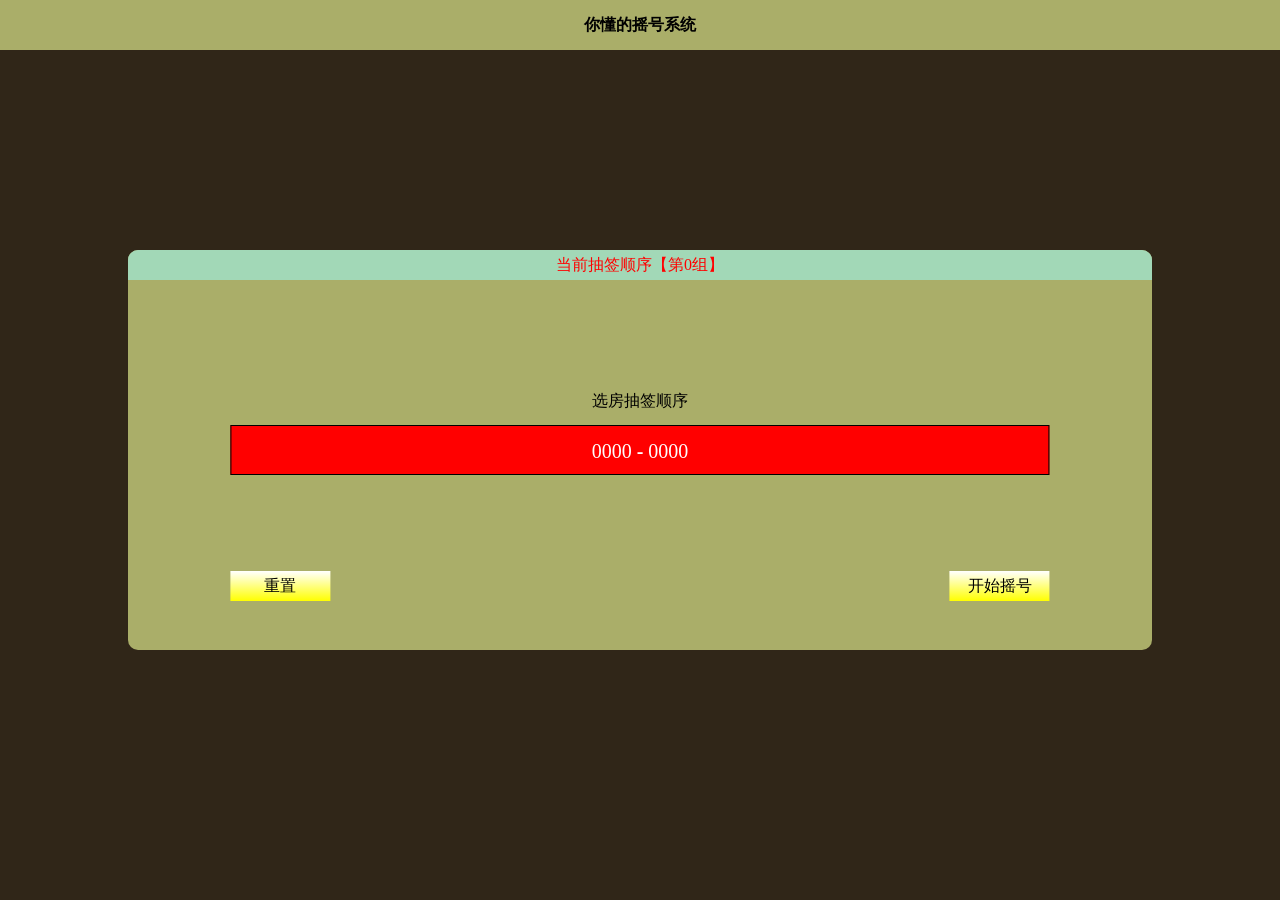
<file: temp/index.html>
<!DOCTYPE html>
<html lang="en">
<head>
  <meta charset="UTF-8">
  <meta name="viewport" content="width=device-width, initial-scale=1.0">
  <meta http-equiv="X-UA-Compatible" content="ie=edge">
  <title>摇号系统，了解一下?</title>
  <link rel="stylesheet" href="style.css">
</head>
<body>
  <div class="header">你懂的摇号系统</div>
  <div class="main">
    <div class="title">
      当前抽签顺序【第<span class="count">0</span>组】
    </div>
    <div class="show">
      <span class="first">0000</span>
      <strong>-</strong>
      <span class="second">0000</span>
    </div>
    <ul class="buttons">
      <li class="clear">重置</li>
      <li class="action">开始摇号</li>
    </ul>
  </div>
  <script src="main.js?1.0"></script>
</body>
</html>
</file>
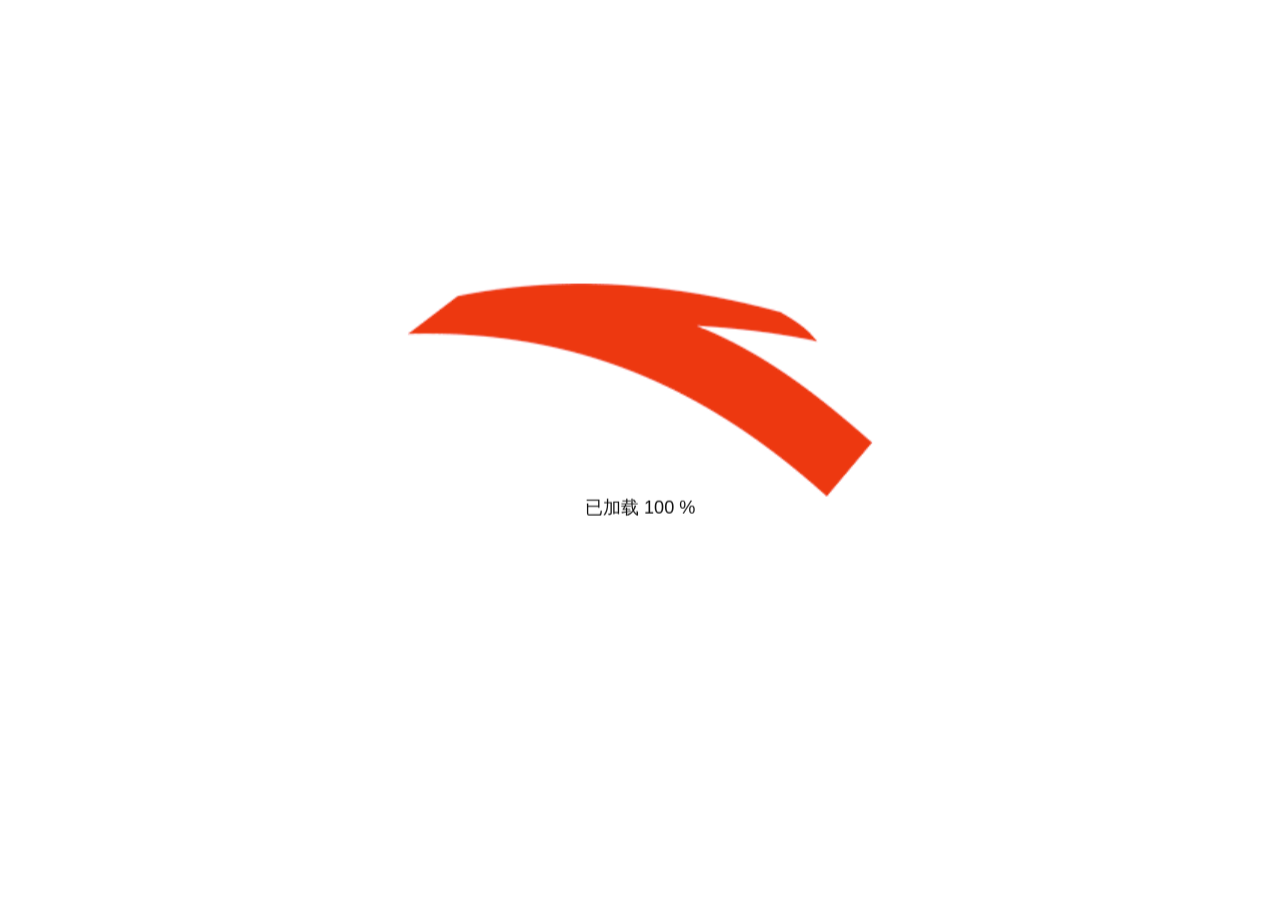
<file: content/artical/mobile/antario/index.html>
<!DOCTYPE html>
<html>
	<head>
		<meta charset="utf-8">
		<meta name="viewport" content="width=device-width,initial-scale=1,minimum-scale=1,maximum-scale=1,user-scalable=no" />
		<title>DEMO:Antario</title>
		<link rel="stylesheet" type="text/css" href="css/reset.css"/>
		<link rel="stylesheet" type="text/css" href="css/index.css"/>
		<link rel="stylesheet" type="text/css" href="css/animation.css"/>
	</head>
	<body>
		<div class="bg"></div>
		<div class="view">
			<div class="load">
				<div class="preload">
					<div class="imgBox rotateY">
						<img src="img/load/logo.png" alt="" />
					</div>
					<p>已加载
						<span>0</span>
						%
					</p>
				</div>
			</div>
			<div class="main">
				<div class="viewZ">
					<div class="cloud"></div>
					<div class="cylinder"></div>
					<div class="pano"></div>
					<div class="tag"></div>
				</div>
			</div>
		</div>
		<div class="info">
			<div class="style-1 show1 info-fyl">
				<a class="close" href="javascript:;"></a>
				<div class="top"></div>
				<div class="cont show1-height">
					<a href="javascript:;">
						<img src="img/info/info-video-fyl.jpg" alt="" />
					</a>
					<a href="javascript:;">
						<img src="img/info/info-img-fyl.png" alt="" />
					</a>
					<a href="javascript:;">
						<img src="img/info/info-btn-buy.png" alt="" />
					</a>
				</div>
				<div class="btm show1-btm"></div>
			</div>
			<div class="style-1 show1 info-zjk">
				<a class="close" href="javascript:;"></a>
				<div class="top"></div>
				<div class="cont show1-height">
					<a href="javascript:;">
						<img src="img/info/info-video-zjk.jpg" alt="" />
					</a>
					<a href="javascript:;">
						<img src="img/info/info-img-zjk.png" alt="" />
					</a>
					<a href="javascript:;">
						<img src="img/info/info-btn-buy.png" alt="" />
					</a>
				</div>
				<div class="btm show1-btm"></div>
			</div>
			<div class="show1 style-1 info-wjy">
				<a class="close" href="javascript:;"></a>
				<div class="top"></div>
				<div class="cont show1-height">
					<a href="javascript:;">
						<img src="img/info/info-video-wjy.jpg" alt="" />
					</a>
					<a href="javascript:;">
						<img src="img/info/info-img-wjy.png" alt="" />
					</a>
					<a href="javascript:;">
						<img src="img/info/info-btn-buy.png" alt="" />
					</a>
				</div>
				<div class="btm show1-btm"></div>
			</div>
			<div class="show1 style-1 info-lfx">
				<a class="close" href="javascript:;"></a>
				<div class="top"></div>
				<div class="cont show1-height">
					<a href="javascript:;">
						<img src="img/info/info-video-lfx.jpg" alt="" />
					</a>
					<a href="javascript:;">
						<img src="img/info/info-img-lfx.png" alt="" />
					</a>
					<a href="javascript:;">
						<img src="img/info/info-btn-buy.png" alt="" />
					</a>
				</div>
				<div class="btm show1-btm"></div>
			</div>
			<div class="show1 style-1 info-tp">
				<a class="close" href="javascript:;"></a>
				<div class="top"></div>
				<div class="cont show1-height">
					<a href="javascript:;">
						<img src="img/info/info-video-tp.jpg" alt="" />
					</a>
					<a href="javascript:;">
						<img src="img/info/info-img-tp.png" alt="" />
					</a>
					<a href="javascript:;">
						<img src="img/info/info-btn-buy.png" alt="" />
					</a>
				</div>
				<div class="btm show1-btm"></div>
			</div>
			<div class="show1 style-1 info-wd">
				<a class="close" href="javascript:;"></a>
				<div class="top"></div>
				<div class="cont show1-height">
					<a href="javascript:;">
						<img src="img/info/info-video-wd.jpg" alt="" />
					</a>
					<a href="javascript:;">
						<img src="img/info/info-img-wd.png" alt="" />
					</a>
					<a href="javascript:;">
						<img src="img/info/info-btn-buy.png" alt="" />
					</a>
				</div>
				<div class="btm show1-btm"></div>
			</div>
			<div class="show1 style-2 info-jqay">
				<a class="close" href="javascript:;"></a>
				<div class="top"></div>
				<div class="cont show2-height">
					<a href="javascript:;">
						<img src="img/info/info-text-jqay.png" alt="" />
					</a>
				</div>
				<div class="btm show2-btm"></div>
			</div>
			<div class="show3 style-3 info-qdp">
				<a class="close" href="javascript:;"></a>
				<div class="left show3-left"></div>
				<div class="cont show3-width">
					<a href="javascript:;">
						<img src="img/info/info-video-qdp.jpg" alt="" />
					</a>
				</div>
				<div class="right show3-right"></div>
			</div>
			<div class="show1 style-4 info-zgl">
				<a class="close" href="javascript:;"></a>
				<div class="top"></div>
				<div class="cont show1-height">
					<div class="wrap">
						<div class="scroll">
							<a href="javascript:;">
								<img src="img/info/info-img-zgl.png" alt="" />
							</a>
							<a href="javascript:;">
								<img src="img/info/info-text-zgl.png" alt="" />
							</a>
						</div>
					</div>
					<img class="tip rec" src="img/info/info-btn-tip.png" alt="" />
				</div>
				<div class="btm show1-btm"></div>
			</div>
			<div class="show1 style-4 info-rqly">
				<a class="close" href="javascript:;"></a>
				<div class="top"></div>
				<div class="cont show1-height">
					<div class="wrap">
						<div class="scroll">
							<a href="javascript:;">
								<img src="img/info/info-video-rqly.jpg" alt="" />
							</a>
							<a href="javascript:;">
								<img src="img/info/info-img-rqly.png" alt="" />
							</a>
							<a href="javascript:;">
								<img src="img/info/info-text-rqly.png" alt="" />
							</a>
						</div>
						<a class="cont-btn" href="javascript:;">
							<img src="img/info/info-btn-buy.png" alt="" />
						</a>
					</div>
					<img class="tip rec" src="img/info/info-btn-tip.png" alt="" />
				</div>
				<div class="btm show1-btm"></div>
			</div>
		</div>
		<script src="js/data.js" type="text/javascript" charset="utf-8"></script>
		<script src="js/common.js" type="text/javascript" charset="utf-8"></script>
		<script src="js/MTween.js" type="text/javascript" charset="utf-8"></script>
		<script src="js/index.js" type="text/javascript" charset="utf-8"></script>
	</body>
</html>
</file>
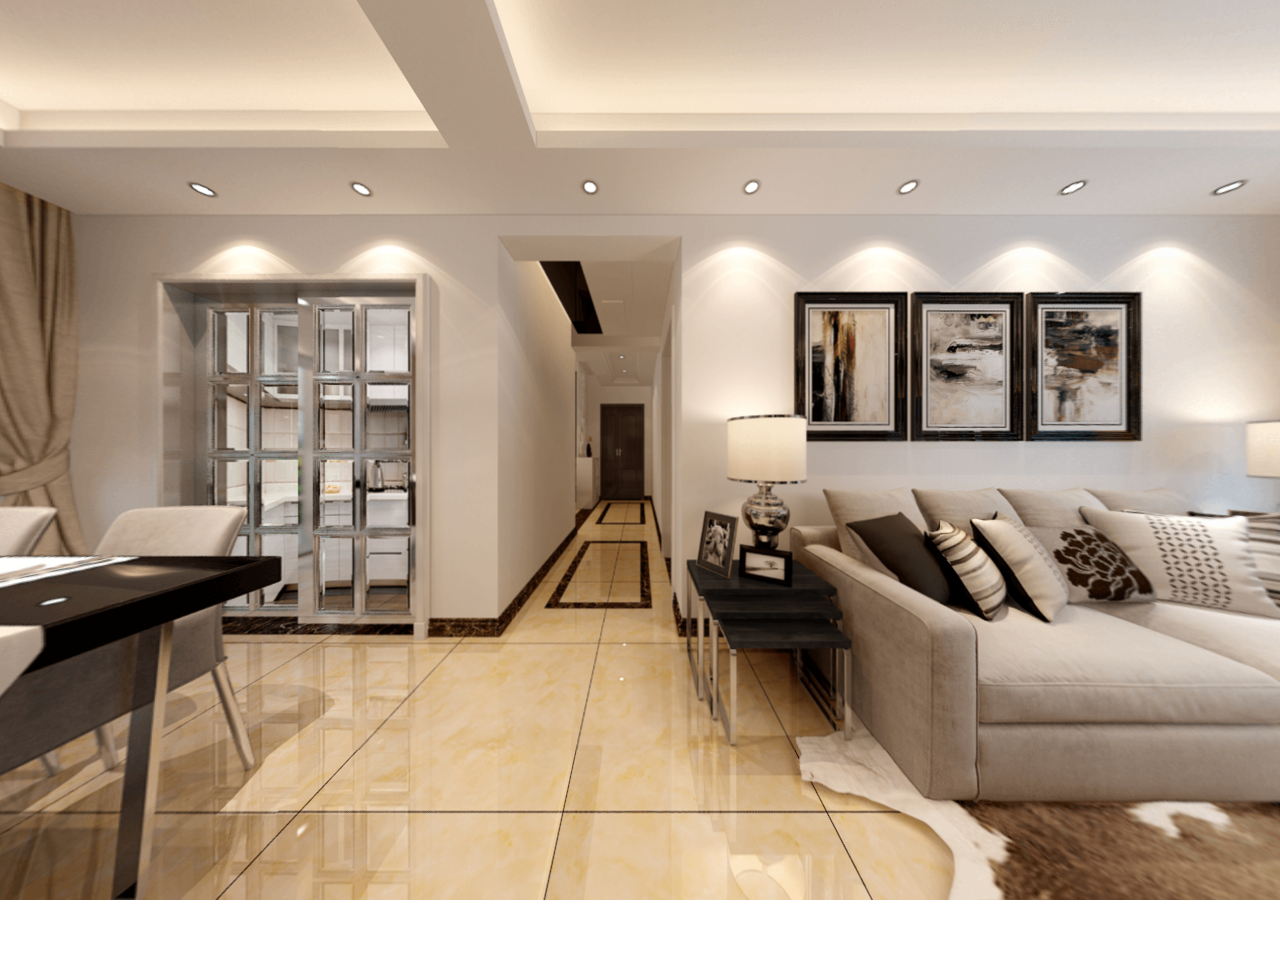
<file: content/artical/mobile/house/index.html>
<!DOCTYPE html>
<html>
	<head>
		<meta charset="utf-8">
		<meta name="viewport" content="width=device-width,initial-scale=1,minimum-scale=1,maximum-scale=1,user-scalable=no" />
		<title>DEMO:360全景家居</title>
		<style type="text/css">
			body{
				margin: 0;
			}
			html,
			body{
				height: 100%;
				overflow: hidden;
				position: relative;
			}
			ul{
				margin: 0;
				padding: 0;
				list-style: none;
			}
			.wrap{
				width: 0;
				height: 0;
				position: absolute;
				left: 50%;
				top: 50%;
				-webkit-perspective: 300px;
				perspective: 300px;
			}
			.z{
				-webkit-transform-style: preserve-3d;
				transform-style: preserve-3d;
			}
			.box{
				margin: -512px 0 0 -512px;
				width: 1024px;
				height: 1024px;
				position: relative;
				-webkit-transform-style: preserve-3d;
				transform-style: preserve-3d;
			}
			.box>li{
				width: 1024px;
				height: 1024px;
				position: absolute;
				left: 0;
				top: 0;
			}
			.box>li:nth-child(1){
				background: url(img/neg-x.png) no-repeat;
				-webkit-transform: rotateY(0) translateZ(-511px);
				transform: rotateY(0) translateZ(-511px);
			}
			.box>li:nth-child(2){
				background: url(img/neg-z.png) no-repeat;
				-webkit-transform: rotateY(90deg) translateZ(-511px);
				transform: rotateY(90deg) translateZ(-511px);
			}
			.box>li:nth-child(3){
				background: url(img/pos-x.png) no-repeat;
				-webkit-transform: rotateY(180deg) translateZ(-511px);
				transform: rotateY(180deg) translateZ(-511px);
			}
			.box>li:nth-child(4){
				background: url(img/pos-z.png) no-repeat;
				-webkit-transform: rotateY(270deg) translateZ(-511px);
				transform: rotateY(270deg) translateZ(-511px);
			}
			.box>li:nth-child(5){
				background: url(img/neg-y.png) no-repeat;
				-webkit-transform: rotateX(90deg) translateZ(-511px);
				transform: rotateX(90deg) translateZ(-511px);
			}
			.box>li:nth-child(6){
				background: url(img/pos-y.png) no-repeat;
				-webkit-transform: rotateX(-90deg) translateZ(-511px);
				transform: rotateX(-90deg) translateZ(-511px);
			}
		</style>
		<script src="MTween.js" type="text/javascript" charset="utf-8"></script>
		<script type="text/javascript">
			document.addEventListener('touchstart',function (e){
				e.preventDefault();
			});
			window.onload = function (){
				
				var oWrap = document.querySelector('.wrap');
				var oZ = document.querySelector('.z');
				var oBox = document.querySelector('.box');
				css(oZ,'translateZ',300);
				mRotate({
					el: oZ
				});
				
			}
		</script>
	</head>
	<body>
		<div class="wrap">
			<div class="z">
				<ul class="box">
					<li></li>
					<li></li>
					<li></li>
					<li></li>
					<li></li>
					<li></li>
				</ul>
			</div>
		</div>
	</body>
</html>
</file>
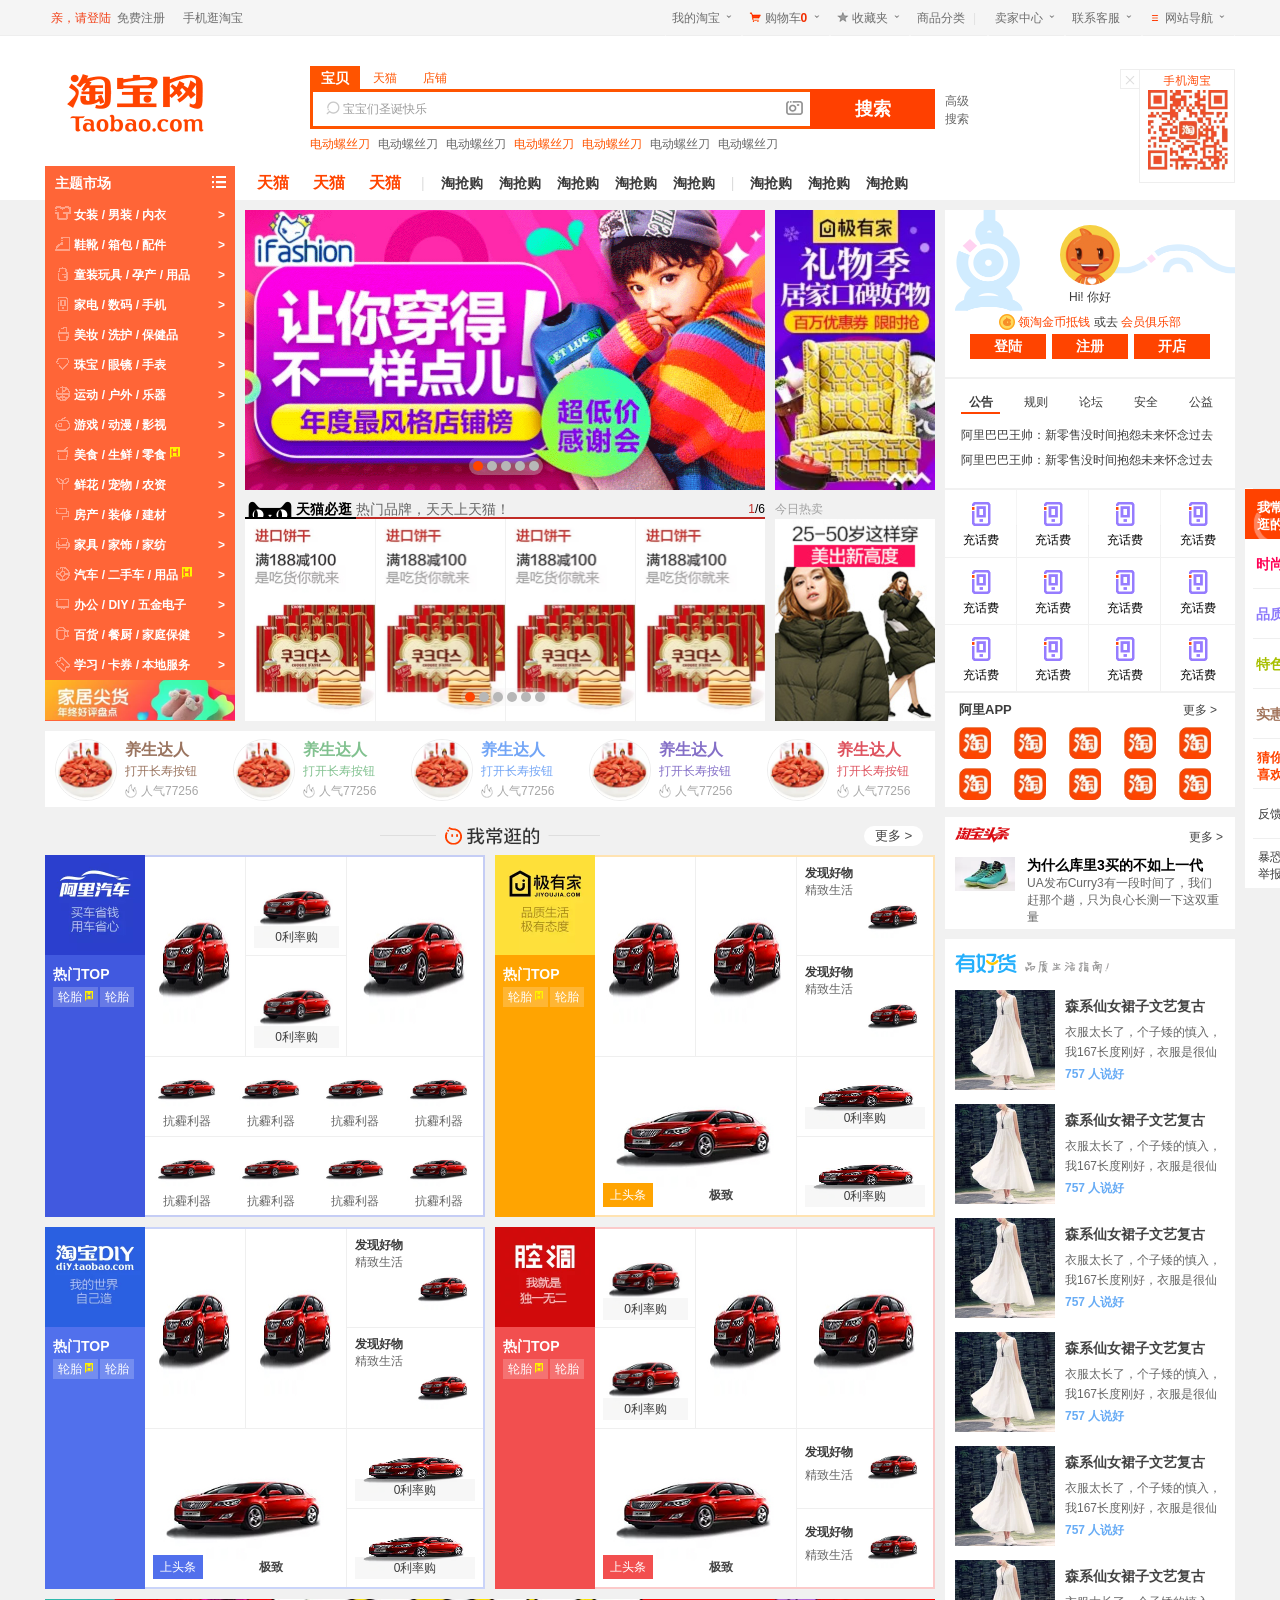
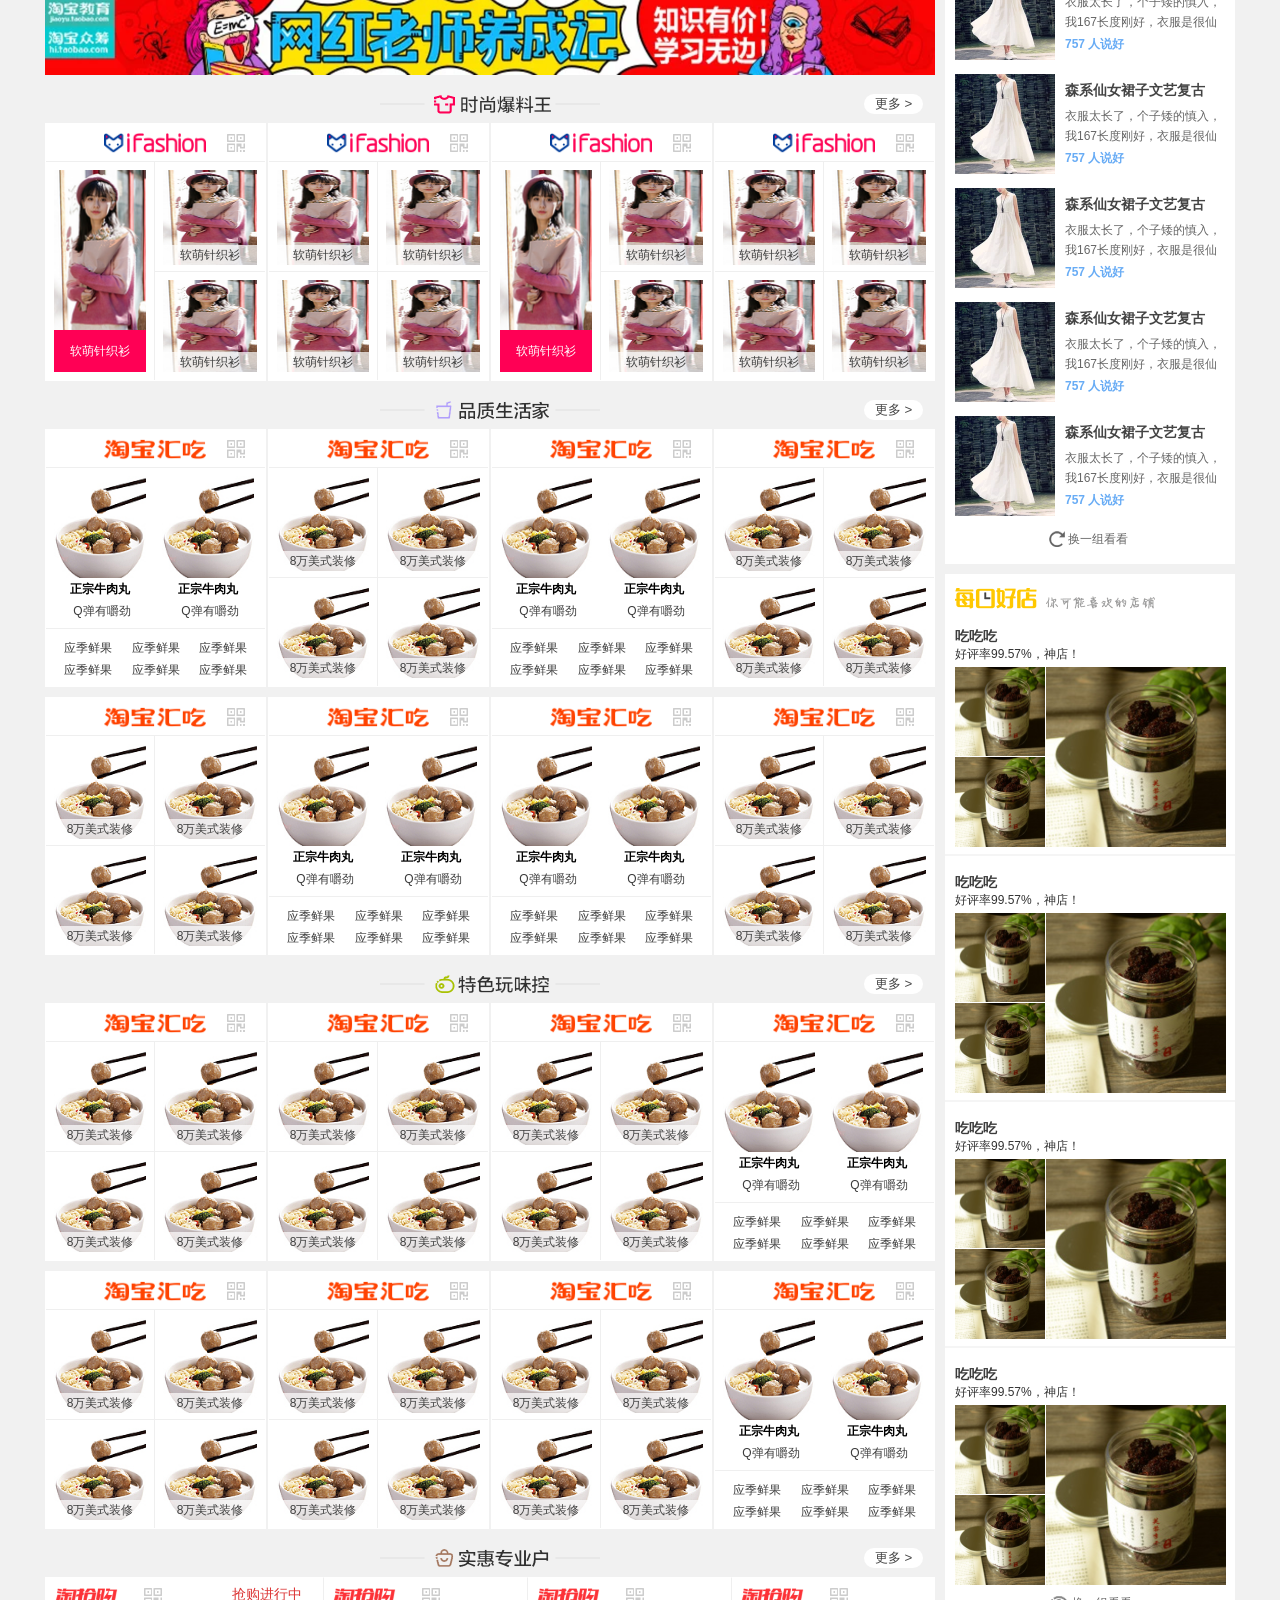
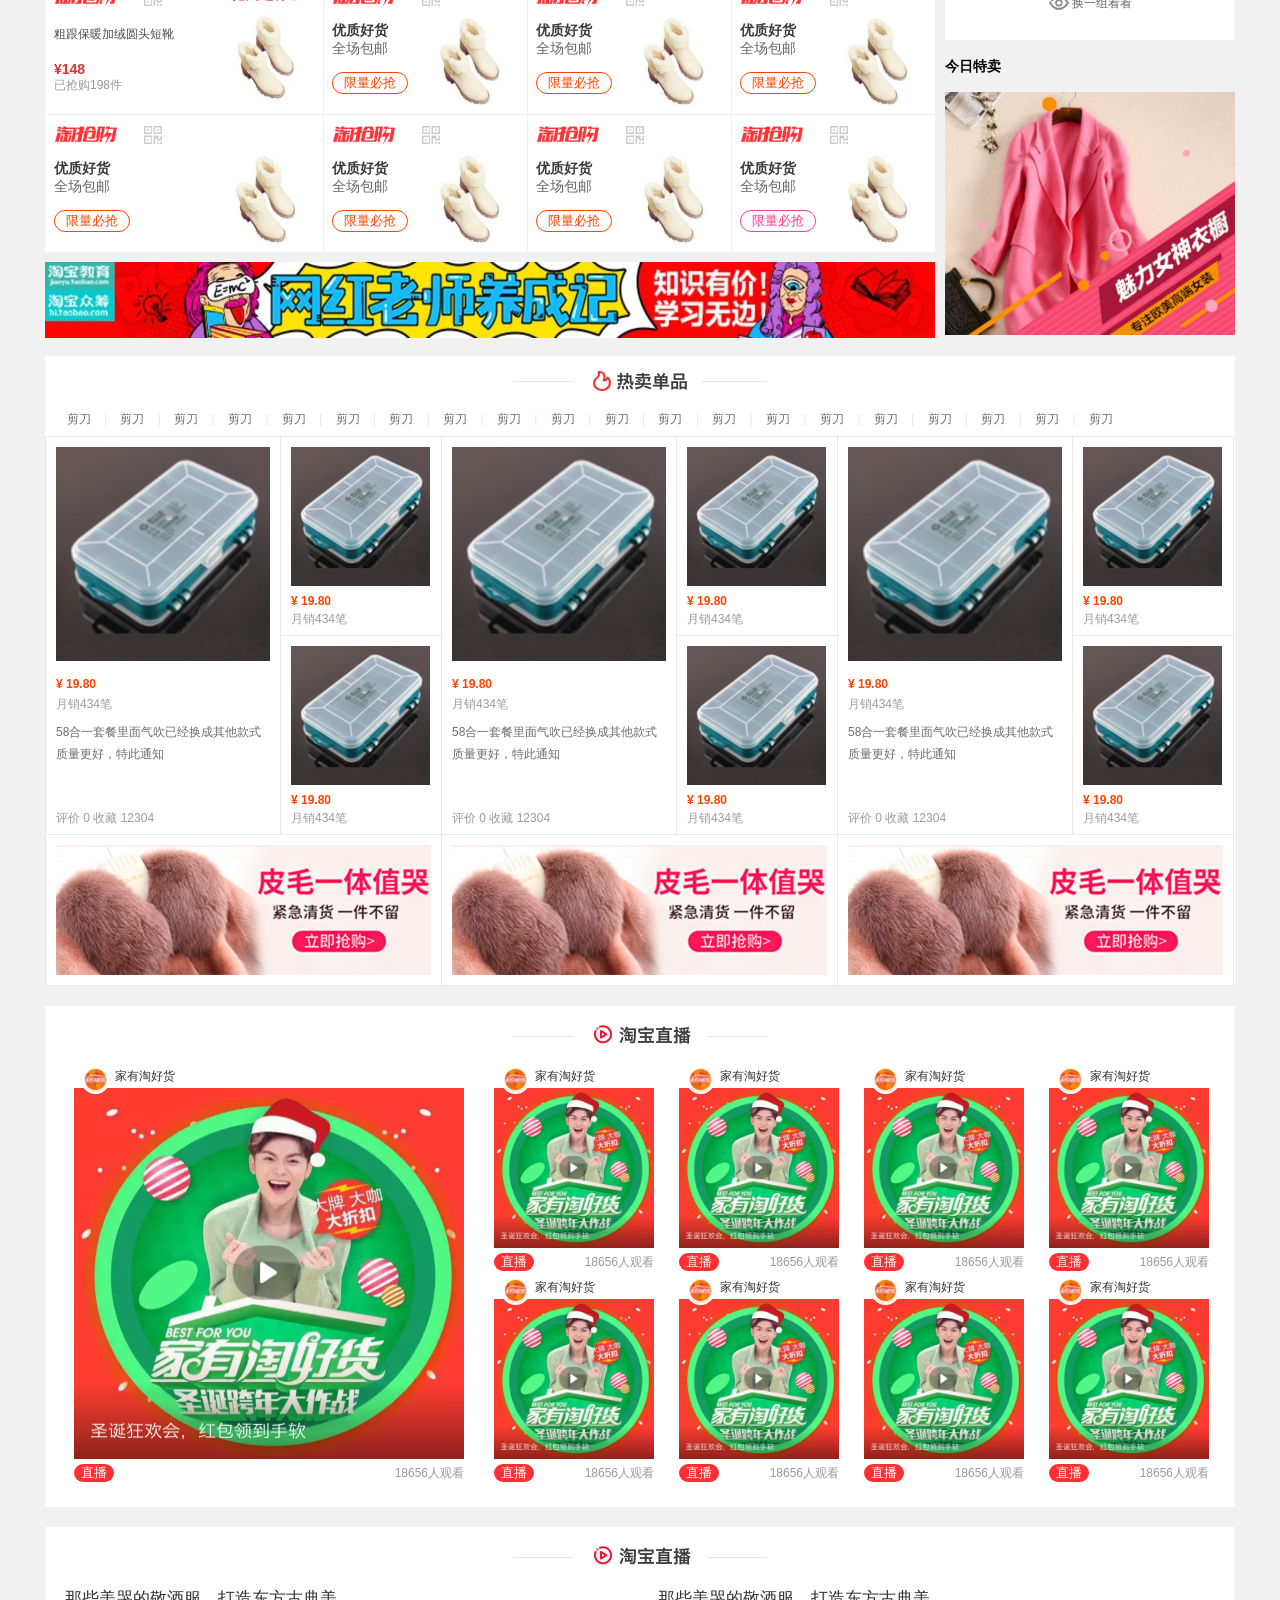
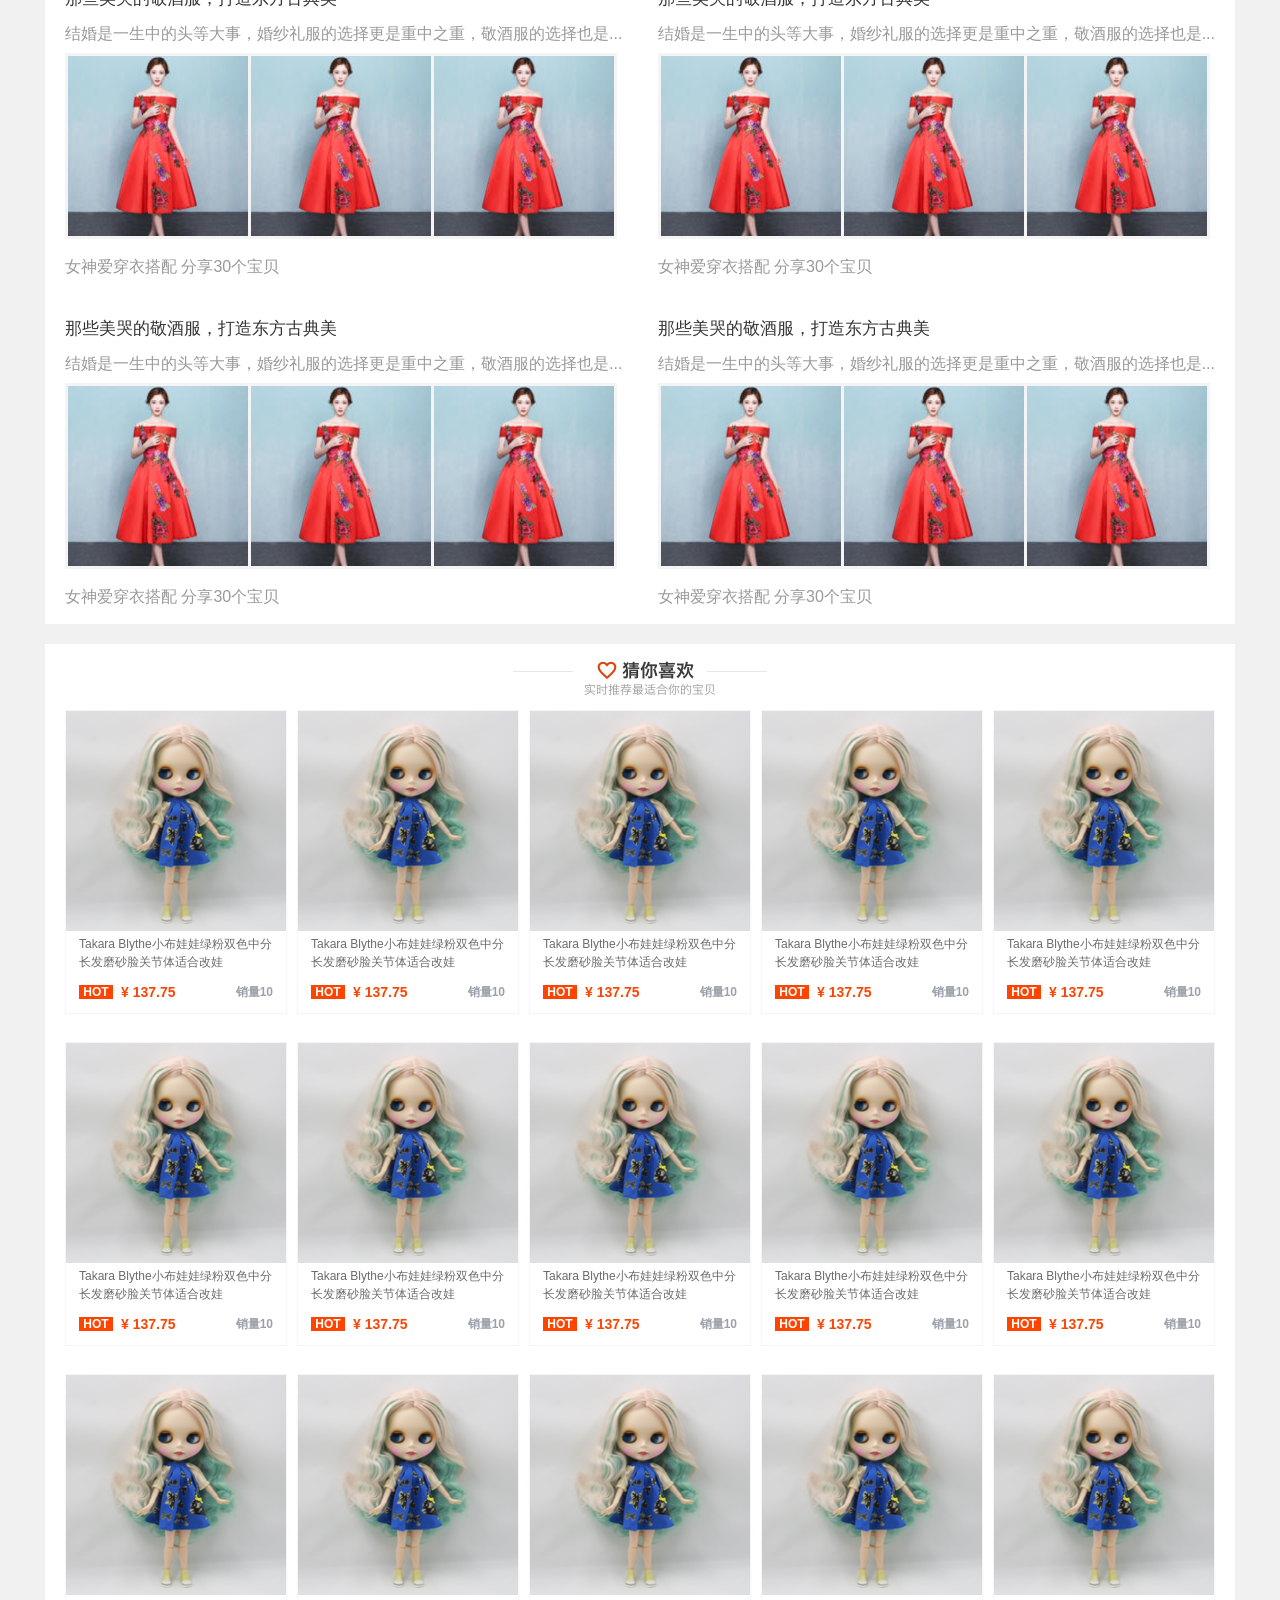
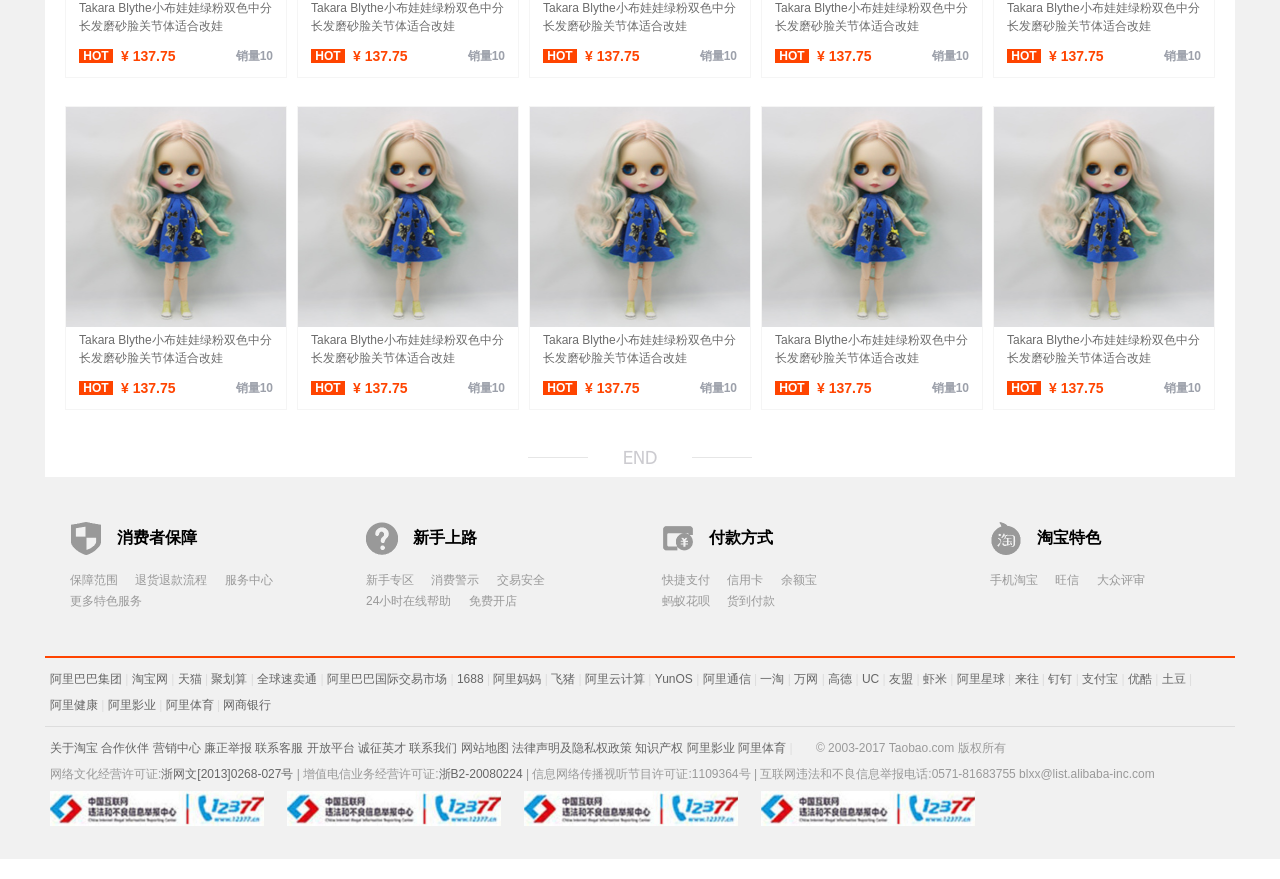
<file: content/artical/pc/taobao/index.html>
<!DOCTYPE html>
<html>

	<head>
		<meta charset="utf-8">
		<title>仿站:淘宝首页</title>
		<link rel="stylesheet" type="text/css" href="css/cssreset.css" />
		<link rel="stylesheet" type="text/css" href="css/common.css" />
		<link rel="stylesheet" type="text/css" href="css/main.css" />
		<script src="js/common.js" type="text/javascript" charset="utf-8"></script>
		<script src="js/main.js" type="text/javascript" charset="utf-8"></script>
	</head>

	<body>
		
		<div id="fix-search">
			<div class="clear wrap fix-search-bar">
				<a href="#" class="fl">
					<img src="img/search-logo.png" alt="" />
				</a>
			</div>
		</div>
		
		<div class="pr wrap">
			<ul id="sidebar" class="pa">
				<li class="pr active sidebar-often">
					<img src="img/sidebar-1.png" alt="" class="pa"/>
					<p>我常逛的</p>
				</li>
				<li class="pr sidebar-fashion">
					<img src="img/sidebar-2.png" alt="" class="pa"/>
					<p>时尚</p>
				</li>
				<li class="pr sidebar-quality">
					<img src="img/sidebar-3.png" alt="" class="pa"/>
					<p>品质</p>
				</li>
				<li class="pr sidebar-feature">
					<img src="img/sidebar-4.png" alt="" class="pa"/>
					<p>特色</p>
				</li>
				<li class="pr sidebar-benefit">
					<img src="img/sidebar-5.png" alt="" class="pa"/>
					<p>实惠</p>
				</li>
				<li class="pr sidebar-guess">
					<img src="img/sidebar-6.png" alt="" class="pa"/>
					<p>猜你喜欢</p>
				</li>
				<li class="pr normal sidebar-backtop">
					<strong>^</strong>
					<p>顶部</p>
					<img src="img/sidebar-7.png" alt="" class="pa"/>
				</li>
				<li class="pr normal">
					<p>反馈</p>
					<img src="img/sidebar-7.png" alt="" class="pa"/>
				</li>
				<li class="pr normal sidebar-report">
					<p>暴恐举报</p>
					<img src="img/sidebar-7.png" alt="" class="pa"/>
				</li>
			</ul>
		</div>
		
		<div class="header">
			<div class="pr wrap clear">
				<ul class="fl">
					<li class="fl log">
						<a href="#">亲，请登陆</a>
					</li>
					<li class="fl reg">
						<a href="#">免费注册</a>
					</li>
					<li class="fl mob">
						<a href="#">手机逛淘宝</a>
					</li>
				</ul>
				<ul class="fr">
					<li class="pr fl mytb">
						<a href="#">我的淘宝</a>
						<span class="header-icon icon-drop"></span>
						<ul class="pa">
							<li>
								<a href="#">已购买的宝贝</a>
							</li>
							<li>
								<a href="#">我的足迹</a>
							</li>
						</ul>
					</li>
					<li class="pr fl shopcar">
						<span class="header-icon icon-car"></span>
						<a href="#">购物车</a><span class="num">0</span>
						<span class="header-icon icon-drop"></span>
						<p class="pa">
							<span>您的购物车里没有任何宝贝。</span>
							<button>查看我的购物车</button>
						</p>
					</li>
					<li class="pr fl favor">
						<span class="header-icon icon-star"></span>
						<a href="#">收藏夹</a>
						<span class="header-icon icon-drop"></span>
						<ul class="pa">
							<li>
								<a href="#">收藏的宝贝</a>
							</li>
							<li>
								<a href="#">收藏的店铺</a>
							</li>
						</ul>
					</li>
					<li class="fl list">
						<a href="#">商品分类</a>
						<span class="header-icon icon-divider">|</span>
					</li>
					<li class="pr fl saler">
						<a href="#">卖家中心</a>
						<span class="header-icon icon-drop"></span>
						<ul class="pa">
							<li>
								<a href="#">免费开店</a>
							</li>
							<li>
								<a href="#">已卖出的宝贝</a>
							</li>
							<li>
								<a href="#">出售中的宝贝</a>
							</li>
							<li>
								<a href="#">卖家服务市场</a>
							</li>
							<li>
								<a href="#">卖家培训中心</a>
							</li>
							<li>
								<a href="#">体验中心</a>
							</li>
						</ul>
					</li>
					<li class="pr fl service">
						<a href="#">联系客服</a>
						<span class="header-icon icon-drop"></span>
						<ul class="pa">
							<li>
								<a href="#">消费者客服</a>
							</li>
							<li>
								<a href="#">卖家客服</a>
							</li>
						</ul>
					</li>
					<li class="fl nav">
						<span class="header-icon icon-bar"></span>
						<a href="#">网站导航</a>
						<span class="header-icon icon-drop"></span>
						<ul class="pa clear">
							<li class="fl list-1">
								<dl class="clear">
									<dt>
										<h4>主题市场</h4>
									</dt>
									<dd class="fl">
										<ul>
											<li>
												<a href="#" class="pr">女装
													<img src="img/header-new-red.gif" alt="" class="pa" />
												</a>
											</li>
											<li>
												<a href="#">女装</a>
											</li>
											<li>
												<a href="#">女装</a>
											</li>
											<li>
												<a href="#">女装</a>
											</li>
											<li>
												<a href="#" class="pr">女装
													<img src="img/header-new-green.gif" alt="" class="pa" />
												</a>
											</li>
											<li>
												<a href="#">女装</a>
											</li>
											<li>
												<a href="#">女装</a>
											</li>
											<li>
												<a href="#">女装</a>
											</li>
											<li>
												<a href="#">女装</a>
											</li>
										</ul>
									</dd>
									<dd class="fl">
										<ul>
											<li>
												<a href="#" class="pr">女装
													<img src="img/header-new-red.gif" alt="" class="pa" />
												</a>
											</li>
											<li>
												<a href="#">女装</a>
											</li>
											<li>
												<a href="#">女装</a>
											</li>
											<li>
												<a href="#">女装</a>
											</li>
											<li>
												<a href="#" class="pr">女装
													<img src="img/header-new-green.gif" alt="" class="pa" />
												</a>
											</li>
											<li>
												<a href="#">女装</a>
											</li>
											<li>
												<a href="#">女装</a>
											</li>
											<li>
												<a href="#">女装</a>
											</li>
											<li>
												<a href="#">女装</a>
											</li>
										</ul>
									</dd>
									<dd class="fl">
										<ul>
											<li>
												<a href="#" class="pr">女装
													<img src="img/header-new-red.gif" alt="" class="pa" />
												</a>
											</li>
											<li>
												<a href="#">女装</a>
											</li>
											<li>
												<a href="#">女装</a>
											</li>
											<li>
												<a href="#">女装</a>
											</li>
											<li>
												<a href="#" class="pr">女装
													<img src="img/header-new-green.gif" alt="" class="pa" />
												</a>
											</li>
											<li>
												<a href="#">女装</a>
											</li>
											<li>
												<a href="#">女装</a>
											</li>
											<li>
												<a href="#">女装</a>
											</li>
											<li>
												<a href="#">女装</a>
											</li>
										</ul>
									</dd>
									<dd class="fl">
										<ul>
											<li>
												<a href="#" class="pr">女装
													<img src="img/header-new-red.gif" alt="" class="pa" />
												</a>
											</li>
											<li>
												<a href="#">女装</a>
											</li>
											<li>
												<a href="#">女装</a>
											</li>
											<li>
												<a href="#">女装</a>
											</li>
											<li>
												<a href="#" class="pr">女装
													<img src="img/header-new-green.gif" alt="" class="pa" />
												</a>
											</li>
											<li>
												<a href="#">女装</a>
											</li>
											<li>
												<a href="#">女装</a>
											</li>
											<li>
												<a href="#">女装</a>
											</li>
											<li>
												<a href="#">女装</a>
											</li>
										</ul>
									</dd>
								</dl>
							</li>
							<li class="fl list-2">
								<dl>
									<dt>
										<h4>特色市场</h4>
									</dt>
									<dd class="fl">
										<ul>
											<li>
												<a href="#" class="pr">女装
													<img src="img/header-new-red.gif" alt="" class="pa" />
												</a>
											</li>
											<li>
												<a href="#">女装</a>
											</li>
											<li>
												<a href="#">女装</a>
											</li>
											<li>
												<a href="#">女装</a>
											</li>
											<li>
												<a href="#" class="pr">女装
													<img src="img/header-new-green.gif" alt="" class="pa" />
												</a>
											</li>
											<li>
												<a href="#">女装</a>
											</li>
											<li>
												<a href="#">女装</a>
											</li>
											<li>
												<a href="#">女装</a>
											</li>
											<li>
												<a href="#">女装</a>
											</li>
										</ul>
									</dd>
									<dd class="fl">
										<ul>
											<li>
												<a href="#" class="pr">女装
													<img src="img/header-new-red.gif" alt="" class="pa" />
												</a>
											</li>
											<li>
												<a href="#">女装</a>
											</li>
											<li>
												<a href="#">女装</a>
											</li>
											<li>
												<a href="#">女装</a>
											</li>
											<li>
												<a href="#" class="pr">女装
													<img src="img/header-new-green.gif" alt="" class="pa" />
												</a>
											</li>
											<li>
												<a href="#">女装</a>
											</li>
											<li>
												<a href="#">女装</a>
											</li>
											<li>
												<a href="#">女装</a>
											</li>
											<li>
												<a href="#">女装</a>
											</li>
										</ul>
									</dd>
									<dd class="fl">
										<ul>
											<li>
												<a href="#" class="pr">女装
													<img src="img/header-new-red.gif" alt="" class="pa" />
												</a>
											</li>
											<li>
												<a href="#">女装</a>
											</li>
											<li>
												<a href="#">女装</a>
											</li>
											<li>
												<a href="#">女装</a>
											</li>
											<li>
												<a href="#" class="pr">女装
													<img src="img/header-new-green.gif" alt="" class="pa" />
												</a>
											</li>
											<li>
												<a href="#">女装</a>
											</li>
											<li>
												<a href="#">女装</a>
											</li>
											<li>
												<a href="#">女装</a>
											</li>
											<li>
												<a href="#">女装</a>
											</li>
										</ul>
									</dd>
								</dl>
							</li>
							<li class="fl list-3">
								<dl>
									<dt>
										<h4>阿里APP</h4>
									</dt>
									<dd class="fl">
										<ul>
											<li>
												<a href="#" class="pr">女装
													<img src="img/header-new-red.gif" alt="" class="pa" />
												</a>
											</li>
											<li>
												<a href="#">女装</a>
											</li>
											<li>
												<a href="#">女装</a>
											</li>
											<li>
												<a href="#">女装</a>
											</li>
											<li>
												<a href="#" class="pr">女装
													<img src="img/header-new-green.gif" alt="" class="pa" />
												</a>
											</li>
											<li>
												<a href="#">女装</a>
											</li>
											<li>
												<a href="#">女装</a>
											</li>
											<li>
												<a href="#">女装</a>
											</li>
											<li>
												<a href="#">女装</a>
											</li>
										</ul>
									</dd>
									<dd class="fl">
										<ul>
											<li>
												<a href="#" class="pr">女装
													<img src="img/header-new-red.gif" alt="" class="pa" />
												</a>
											</li>
											<li>
												<a href="#">女装</a>
											</li>
											<li>
												<a href="#">女装</a>
											</li>
											<li>
												<a href="#">女装</a>
											</li>
											<li>
												<a href="#" class="pr">女装
													<img src="img/header-new-green.gif" alt="" class="pa" />
												</a>
											</li>
											<li>
												<a href="#">女装</a>
											</li>
											<li>
												<a href="#">女装</a>
											</li>
											<li>
												<a href="#">女装</a>
											</li>
											<li>
												<a href="#">女装</a>
											</li>
										</ul>
									</dd>
									<dd class="fl">
										<ul>
											<li>
												<a href="#" class="pr">女装
													<img src="img/header-new-red.gif" alt="" class="pa" />
												</a>
											</li>
											<li>
												<a href="#">女装</a>
											</li>
											<li>
												<a href="#">女装</a>
											</li>
											<li>
												<a href="#">女装</a>
											</li>
											<li>
												<a href="#" class="pr">女装
													<img src="img/header-new-green.gif" alt="" class="pa" />
												</a>
											</li>
											<li>
												<a href="#">女装</a>
											</li>
											<li>
												<a href="#">女装</a>
											</li>
											<li>
												<a href="#">女装</a>
											</li>
											<li>
												<a href="#">女装</a>
											</li>
										</ul>
									</dd>
								</dl>
							</li>
							<li class="fl list-4">
								<dl>
									<dt>
										<h4>精彩推荐集</h4>
									</dt>
									<dd class="fl">
										<ul>
											<li>
												<a href="#" class="pr">女装
													<img src="img/header-new-red.gif" alt="" class="pa" />
												</a>
											</li>
											<li>
												<a href="#">女装</a>
											</li>
											<li>
												<a href="#">女装</a>
											</li>
											<li>
												<a href="#">女装</a>
											</li>
											<li>
												<a href="#" class="pr">女装
													<img src="img/header-new-green.gif" alt="" class="pa" />
												</a>
											</li>
											<li>
												<a href="#">女装</a>
											</li>
											<li>
												<a href="#">女装</a>
											</li>
											<li>
												<a href="#">女装</a>
											</li>
											<li>
												<a href="#">女装</a>
											</li>
										</ul>
									</dd>
									<dd class="fl">
										<ul>
											<li>
												<a href="#" class="pr">女装
													<img src="img/header-new-red.gif" alt="" class="pa" />
												</a>
											</li>
											<li>
												<a href="#">女装</a>
											</li>
											<li>
												<a href="#">女装</a>
											</li>
											<li>
												<a href="#">女装</a>
											</li>
											<li>
												<a href="#" class="pr">女装
													<img src="img/header-new-green.gif" alt="" class="pa" />
												</a>
											</li>
											<li>
												<a href="#">女装</a>
											</li>
											<li>
												<a href="#">女装</a>
											</li>
											<li>
												<a href="#">女装</a>
											</li>
											<li>
												<a href="#">女装</a>
											</li>
										</ul>
									</dd>
								</dl>
							</li>
						</ul>
					</li>
				</ul>
			</div>
		</div>

		<div class="search">
			<div class="wrap pr">
				<div class="pa left">
					<h1>
						<a href="#">
							<img src="img/search-logo.png" alt="" />
						</a>
					</h1>
				</div>
				<div class="clear center">
					<div class="fl main-search-bar">
						<ul class="clear search-type">
							<li class="active fl type-1">宝贝</li>
							<li class="fl type-2">天猫</li>
							<li class="fl type-3">店铺</li>
						</ul>
						<div class="pr search-bar">
							<input type="text" class="fl" />
							<button class="fl">搜索</button>
							<p class="pa">
								<span class="search-icon icon-search"></span>
								<span class="search-tip">宝宝们圣诞快乐</span>
							</p>
							<a href="#" class="pa">
								<span class="search-icon icon-photo"></span>
							</a>
							<ul class="pa search-list"></ul>
						</div>
						<ul class="clear search-sug">
							<a href="#" class="fl active">电动螺丝刀</a>
							<a href="#" class="fl">电动螺丝刀</a>
							<a href="#" class="fl">电动螺丝刀</a>
							<a href="#" class="fl active">电动螺丝刀</a>
							<a href="#" class="fl active">电动螺丝刀</a>
							<a href="#" class="fl">电动螺丝刀</a>
							<a href="#" class="fl">电动螺丝刀</a>
						</ul>
					</div>
					<div class="fr">
						<a href="#">高级搜索</a>
					</div>
				</div>
				<div class="pa clear btm">
					<h2 class="fl">
						<a href="#">天猫</a>
					</h2>
					<h2 class="fl">
						<a href="#">天猫</a>
					</h2>
					<h2 class="fl">
						<a href="#">天猫</a>
					</h2>
					<div class="fl">|</div>
					<h3 class="fl">
						<a href="#">淘抢购</a>
					</h3>
					<h3 class="fl">
						<a href="#">淘抢购</a>
					</h3>
					<h3 class="fl">
						<a href="#">淘抢购</a>
					</h3>
					<h3 class="fl">
						<a href="#">淘抢购</a>
					</h3>
					<h3 class="fl">
						<a href="#">淘抢购</a>
					</h3>
					<div class="fl">|</div>
					<h3 class="fl">
						<a href="#">淘抢购</a>
					</h3>
					<h3 class="fl">
						<a href="#">淘抢购</a>
					</h3>
					<h3 class="fl">
						<a href="#">淘抢购</a>
					</h3>
				</div>
				<div class="pa clear right">
					<img src="img/search-qrclose.png" alt="" id="closeQR" class="fl search-qrclose" />
					<img src="img/search-qr.png" alt="" class="fl search-qr" />
				</div>
			</div>
		</div>

		<div class="main">
			<div class="pr wrap">
				<div class="clear main-top">
					<div class="section fl">
						<div class="section-top pr clear">
							<div class="main-nav pa">
								<dl class="pr">
									<dt class="clear">
										<a href="#" class="fl">主题市场</a>
										<span class="icon-sbar fr"></span>
									</dt>
									<dd class="clear">
										<div class="fl">
											<span class="main-icon icon-clothe"></span>
											<a href="#">女装</a>
											<span>/</span>
											<a href="#">男装</a>
											<span>/</span>
											<a href="#">内衣</a>
										</div>
										<div class="fr">
											<span>></span>
										</div>
										<div class="pa clear main-nav-info">
											<ul class="fl">
												<li>
													<div class="clear title">
														<div class="clear fl">
															<a href="#" class="fl">
																<img src="img/main-nav-1-left-1.jpg" alt="" />
															</a>
															<strong class="fl">女装</strong>
														</div>
														<a href="#" class="fr">更多 ></a>
													</div>
													<ul class="clear content">
														<li class="fl">
															<a href="#">冬新品</a>
														</li>
														<li class="fl">
															<a href="#" class="active">冬新品</a>
														</li>
													</ul>
												</li>
												<li>
													<div class="clear title">
														<div class="clear fl">
															<a href="#" class="fl">
																<img src="img/main-nav-1-left-1.jpg" alt="" />
															</a>
															<strong class="fl">女装</strong>
														</div>
														<a href="#" class="fr">更多 ></a>
													</div>
													<ul class="clear content">
														<li class="fl">
															<a href="#">冬新品</a>
														</li>
														<li class="fl">
															<a href="#" class="active">冬新品</a>
														</li>
													</ul>
												</li>
												<li>
													<div class="clear title">
														<div class="clear fl">
															<a href="#" class="fl">
																<img src="img/main-nav-1-left-1.jpg" alt="" />
															</a>
															<strong class="fl">女装</strong>
														</div>
														<a href="#" class="fr">更多 ></a>
													</div>
													<ul class="clear content">
														<li class="fl">
															<a href="#">冬新品</a>
														</li>
														<li class="fl">
															<a href="#" class="active">冬新品</a>
														</li>
													</ul>
												</li>
											</ul>
											<dl class="clear fl">
												<dt>
													<img src="img/main-nav-right-logo.png" alt="" />
													<span>实时推荐最适合你的宝贝</span>
												</dt>
												<dd class="pr fl">
													<a href="#">
														<img src="img/main-nav-1-right-1.jpg" alt="" />
													</a>
													<a href="#" class="pa">2016冬季新款男士</a>
												</dd>
												<dd class="pr fl">
													<a href="#">
														<img src="img/main-nav-1-right-1.jpg" alt="" />
													</a>
													<a href="#" class="pa">2016冬季新款男士</a>
												</dd>
												<dd class="pr fl">
													<a href="#">
														<img src="img/main-nav-1-right-1.jpg" alt="" />
													</a>
													<a href="#" class="pa">2016冬季新款男士</a>
												</dd>
												<dd class="pr fl">
													<a href="#">
														<img src="img/main-nav-1-right-1.jpg" alt="" />
													</a>
													<a href="#" class="pa">2016冬季新款男士</a>
												</dd>
												<dd class="pr fl">
													<a href="#">
														<img src="img/main-nav-1-right-1.jpg" alt="" />
													</a>
													<a href="#" class="pa">2016冬季新款男士</a>
												</dd>
												<dd class="pr fl">
													<a href="#">
														<img src="img/main-nav-1-right-1.jpg" alt="" />
													</a>
													<a href="#" class="pa">2016冬季新款男士</a>
												</dd>
											</dl>
										</div>
									</dd>
									<dd class="clear">
										<div class="fl">
											<span class="main-icon icon-shoe"></span>
											<a href="#">鞋靴</a>
											<span>/</span>
											<a href="#">箱包</a>
											<span>/</span>
											<a href="#">配件</a>
										</div>
										<div class="fr">
											<span>></span>
										</div>
										<div class="pa clear main-nav-info">
											<ul class="fl">
												<li>
													<div class="clear title">
														<div class="clear fl">
															<a href="#" class="fl">
																<img src="img/main-nav-1-left-1.jpg" alt="" />
															</a>
															<strong class="fl">女装</strong>
														</div>
														<a href="#" class="fr">更多 ></a>
													</div>
													<ul class="clear content">
														<li class="fl">
															<a href="#">冬新品</a>
														</li>
														<li class="fl">
															<a href="#" class="active">冬新品</a>
														</li>
													</ul>
												</li>
												<li>
													<div class="clear title">
														<div class="clear fl">
															<a href="#" class="fl">
																<img src="img/main-nav-1-left-1.jpg" alt="" />
															</a>
															<strong class="fl">女装</strong>
														</div>
														<a href="#" class="fr">更多 ></a>
													</div>
													<ul class="clear content">
														<li class="fl">
															<a href="#">冬新品</a>
														</li>
														<li class="fl">
															<a href="#" class="active">冬新品</a>
														</li>
													</ul>
												</li>
												<li>
													<div class="clear title">
														<div class="clear fl">
															<a href="#" class="fl">
																<img src="img/main-nav-1-left-1.jpg" alt="" />
															</a>
															<strong class="fl">女装</strong>
														</div>
														<a href="#" class="fr">更多 ></a>
													</div>
													<ul class="clear content">
														<li class="fl">
															<a href="#">冬新品</a>
														</li>
														<li class="fl">
															<a href="#" class="active">冬新品</a>
														</li>
													</ul>
												</li>
											</ul>
											<dl class="clear fl">
												<dt>
													<img src="img/main-nav-right-logo.png" alt="" />
													<span>实时推荐最适合你的宝贝</span>
												</dt>
												<dd class="pr fl">
													<a href="#">
														<img src="img/main-nav-1-right-1.jpg" alt="" />
													</a>
													<a href="#" class="pa">2016冬季新款男士</a>
												</dd>
												<dd class="pr fl">
													<a href="#">
														<img src="img/main-nav-1-right-1.jpg" alt="" />
													</a>
													<a href="#" class="pa">2016冬季新款男士</a>
												</dd>
												<dd class="pr fl">
													<a href="#">
														<img src="img/main-nav-1-right-1.jpg" alt="" />
													</a>
													<a href="#" class="pa">2016冬季新款男士</a>
												</dd>
												<dd class="pr fl">
													<a href="#">
														<img src="img/main-nav-1-right-1.jpg" alt="" />
													</a>
													<a href="#" class="pa">2016冬季新款男士</a>
												</dd>
												<dd class="pr fl">
													<a href="#">
														<img src="img/main-nav-1-right-1.jpg" alt="" />
													</a>
													<a href="#" class="pa">2016冬季新款男士</a>
												</dd>
												<dd class="pr fl">
													<a href="#">
														<img src="img/main-nav-1-right-1.jpg" alt="" />
													</a>
													<a href="#" class="pa">2016冬季新款男士</a>
												</dd>
											</dl>
										</div>
									</dd>
									<dd class="clear">
										<div class="fl">
											<span class="main-icon icon-toy"></span>
											<a href="#">童装玩具</a>
											<span>/</span>
											<a href="#">孕产</a>
											<span>/</span>
											<a href="#">用品</a>
										</div>
										<div class="fr">
											<span>></span>
										</div>
										<div class="pa clear main-nav-info">
											<ul class="fl">
												<li>
													<div class="clear title">
														<div class="clear fl">
															<a href="#" class="fl">
																<img src="img/main-nav-1-left-1.jpg" alt="" />
															</a>
															<strong class="fl">女装</strong>
														</div>
														<a href="#" class="fr">更多 ></a>
													</div>
													<ul class="clear content">
														<li class="fl">
															<a href="#">冬新品</a>
														</li>
														<li class="fl">
															<a href="#" class="active">冬新品</a>
														</li>
													</ul>
												</li>
												<li>
													<div class="clear title">
														<div class="clear fl">
															<a href="#" class="fl">
																<img src="img/main-nav-1-left-1.jpg" alt="" />
															</a>
															<strong class="fl">女装</strong>
														</div>
														<a href="#" class="fr">更多 ></a>
													</div>
													<ul class="clear content">
														<li class="fl">
															<a href="#">冬新品</a>
														</li>
														<li class="fl">
															<a href="#" class="active">冬新品</a>
														</li>
													</ul>
												</li>
												<li>
													<div class="clear title">
														<div class="clear fl">
															<a href="#" class="fl">
																<img src="img/main-nav-1-left-1.jpg" alt="" />
															</a>
															<strong class="fl">女装</strong>
														</div>
														<a href="#" class="fr">更多 ></a>
													</div>
													<ul class="clear content">
														<li class="fl">
															<a href="#">冬新品</a>
														</li>
														<li class="fl">
															<a href="#" class="active">冬新品</a>
														</li>
													</ul>
												</li>
											</ul>
											<dl class="clear fl">
												<dt>
													<img src="img/main-nav-right-logo.png" alt="" />
													<span>实时推荐最适合你的宝贝</span>
												</dt>
												<dd class="pr fl">
													<a href="#">
														<img src="img/main-nav-1-right-1.jpg" alt="" />
													</a>
													<a href="#" class="pa">2016冬季新款男士</a>
												</dd>
												<dd class="pr fl">
													<a href="#">
														<img src="img/main-nav-1-right-1.jpg" alt="" />
													</a>
													<a href="#" class="pa">2016冬季新款男士</a>
												</dd>
												<dd class="pr fl">
													<a href="#">
														<img src="img/main-nav-1-right-1.jpg" alt="" />
													</a>
													<a href="#" class="pa">2016冬季新款男士</a>
												</dd>
												<dd class="pr fl">
													<a href="#">
														<img src="img/main-nav-1-right-1.jpg" alt="" />
													</a>
													<a href="#" class="pa">2016冬季新款男士</a>
												</dd>
												<dd class="pr fl">
													<a href="#">
														<img src="img/main-nav-1-right-1.jpg" alt="" />
													</a>
													<a href="#" class="pa">2016冬季新款男士</a>
												</dd>
												<dd class="pr fl">
													<a href="#">
														<img src="img/main-nav-1-right-1.jpg" alt="" />
													</a>
													<a href="#" class="pa">2016冬季新款男士</a>
												</dd>
											</dl>
										</div>
									</dd>
									<dd class="clear">
										<div class="fl">
											<span class="main-icon icon-phone"></span>
											<a href="#">家电</a>
											<span>/</span>
											<a href="#">数码</a>
											<span>/</span>
											<a href="#">手机</a>
										</div>
										<div class="fr">
											<span>></span>
										</div>
										<div class="pa clear main-nav-info">
											<ul class="fl">
												<li>
													<div class="clear title">
														<div class="clear fl">
															<a href="#" class="fl">
																<img src="img/main-nav-1-left-1.jpg" alt="" />
															</a>
															<strong class="fl">女装</strong>
														</div>
														<a href="#" class="fr">更多 ></a>
													</div>
													<ul class="clear content">
														<li class="fl">
															<a href="#">冬新品</a>
														</li>
														<li class="fl">
															<a href="#" class="active">冬新品</a>
														</li>
													</ul>
												</li>
												<li>
													<div class="clear title">
														<div class="clear fl">
															<a href="#" class="fl">
																<img src="img/main-nav-1-left-1.jpg" alt="" />
															</a>
															<strong class="fl">女装</strong>
														</div>
														<a href="#" class="fr">更多 ></a>
													</div>
													<ul class="clear content">
														<li class="fl">
															<a href="#">冬新品</a>
														</li>
														<li class="fl">
															<a href="#" class="active">冬新品</a>
														</li>
													</ul>
												</li>
												<li>
													<div class="clear title">
														<div class="clear fl">
															<a href="#" class="fl">
																<img src="img/main-nav-1-left-1.jpg" alt="" />
															</a>
															<strong class="fl">女装</strong>
														</div>
														<a href="#" class="fr">更多 ></a>
													</div>
													<ul class="clear content">
														<li class="fl">
															<a href="#">冬新品</a>
														</li>
														<li class="fl">
															<a href="#" class="active">冬新品</a>
														</li>
													</ul>
												</li>
											</ul>
											<dl class="clear fl">
												<dt>
													<img src="img/main-nav-right-logo.png" alt="" />
													<span>实时推荐最适合你的宝贝</span>
												</dt>
												<dd class="pr fl">
													<a href="#">
														<img src="img/main-nav-1-right-1.jpg" alt="" />
													</a>
													<a href="#" class="pa">2016冬季新款男士</a>
												</dd>
												<dd class="pr fl">
													<a href="#">
														<img src="img/main-nav-1-right-1.jpg" alt="" />
													</a>
													<a href="#" class="pa">2016冬季新款男士</a>
												</dd>
												<dd class="pr fl">
													<a href="#">
														<img src="img/main-nav-1-right-1.jpg" alt="" />
													</a>
													<a href="#" class="pa">2016冬季新款男士</a>
												</dd>
												<dd class="pr fl">
													<a href="#">
														<img src="img/main-nav-1-right-1.jpg" alt="" />
													</a>
													<a href="#" class="pa">2016冬季新款男士</a>
												</dd>
												<dd class="pr fl">
													<a href="#">
														<img src="img/main-nav-1-right-1.jpg" alt="" />
													</a>
													<a href="#" class="pa">2016冬季新款男士</a>
												</dd>
												<dd class="pr fl">
													<a href="#">
														<img src="img/main-nav-1-right-1.jpg" alt="" />
													</a>
													<a href="#" class="pa">2016冬季新款男士</a>
												</dd>
											</dl>
										</div>
									</dd>
									<dd class="clear">
										<div class="fl">
											<span class="main-icon icon-mkup"></span>
											<a href="#">美妆</a>
											<span>/</span>
											<a href="#">洗护</a>
											<span>/</span>
											<a href="#">保健品</a>
										</div>
										<div class="fr">
											<span>></span>
										</div>
										<div class="pa clear main-nav-info">
											<ul class="fl">
												<li>
													<div class="clear title">
														<div class="clear fl">
															<a href="#" class="fl">
																<img src="img/main-nav-1-left-1.jpg" alt="" />
															</a>
															<strong class="fl">女装</strong>
														</div>
														<a href="#" class="fr">更多 ></a>
													</div>
													<ul class="clear content">
														<li class="fl">
															<a href="#">冬新品</a>
														</li>
														<li class="fl">
															<a href="#" class="active">冬新品</a>
														</li>
													</ul>
												</li>
												<li>
													<div class="clear title">
														<div class="clear fl">
															<a href="#" class="fl">
																<img src="img/main-nav-1-left-1.jpg" alt="" />
															</a>
															<strong class="fl">女装</strong>
														</div>
														<a href="#" class="fr">更多 ></a>
													</div>
													<ul class="clear content">
														<li class="fl">
															<a href="#">冬新品</a>
														</li>
														<li class="fl">
															<a href="#" class="active">冬新品</a>
														</li>
													</ul>
												</li>
												<li>
													<div class="clear title">
														<div class="clear fl">
															<a href="#" class="fl">
																<img src="img/main-nav-1-left-1.jpg" alt="" />
															</a>
															<strong class="fl">女装</strong>
														</div>
														<a href="#" class="fr">更多 ></a>
													</div>
													<ul class="clear content">
														<li class="fl">
															<a href="#">冬新品</a>
														</li>
														<li class="fl">
															<a href="#" class="active">冬新品</a>
														</li>
													</ul>
												</li>
											</ul>
											<dl class="clear fl">
												<dt>
													<img src="img/main-nav-right-logo.png" alt="" />
													<span>实时推荐最适合你的宝贝</span>
												</dt>
												<dd class="pr fl">
													<a href="#">
														<img src="img/main-nav-1-right-1.jpg" alt="" />
													</a>
													<a href="#" class="pa">2016冬季新款男士</a>
												</dd>
												<dd class="pr fl">
													<a href="#">
														<img src="img/main-nav-1-right-1.jpg" alt="" />
													</a>
													<a href="#" class="pa">2016冬季新款男士</a>
												</dd>
												<dd class="pr fl">
													<a href="#">
														<img src="img/main-nav-1-right-1.jpg" alt="" />
													</a>
													<a href="#" class="pa">2016冬季新款男士</a>
												</dd>
												<dd class="pr fl">
													<a href="#">
														<img src="img/main-nav-1-right-1.jpg" alt="" />
													</a>
													<a href="#" class="pa">2016冬季新款男士</a>
												</dd>
												<dd class="pr fl">
													<a href="#">
														<img src="img/main-nav-1-right-1.jpg" alt="" />
													</a>
													<a href="#" class="pa">2016冬季新款男士</a>
												</dd>
												<dd class="pr fl">
													<a href="#">
														<img src="img/main-nav-1-right-1.jpg" alt="" />
													</a>
													<a href="#" class="pa">2016冬季新款男士</a>
												</dd>
											</dl>
										</div>
									</dd>
									<dd class="clear">
										<div class="fl">
											<span class="main-icon icon-gem"></span>
											<a href="#">珠宝</a>
											<span>/</span>
											<a href="#">眼镜</a>
											<span>/</span>
											<a href="#">手表</a>
										</div>
										<div class="fr">
											<span>></span>
										</div>
										<div class="pa clear main-nav-info">
											<ul class="fl">
												<li>
													<div class="clear title">
														<div class="clear fl">
															<a href="#" class="fl">
																<img src="img/main-nav-1-left-1.jpg" alt="" />
															</a>
															<strong class="fl">女装</strong>
														</div>
														<a href="#" class="fr">更多 ></a>
													</div>
													<ul class="clear content">
														<li class="fl">
															<a href="#">冬新品</a>
														</li>
														<li class="fl">
															<a href="#" class="active">冬新品</a>
														</li>
													</ul>
												</li>
												<li>
													<div class="clear title">
														<div class="clear fl">
															<a href="#" class="fl">
																<img src="img/main-nav-1-left-1.jpg" alt="" />
															</a>
															<strong class="fl">女装</strong>
														</div>
														<a href="#" class="fr">更多 ></a>
													</div>
													<ul class="clear content">
														<li class="fl">
															<a href="#">冬新品</a>
														</li>
														<li class="fl">
															<a href="#" class="active">冬新品</a>
														</li>
													</ul>
												</li>
												<li>
													<div class="clear title">
														<div class="clear fl">
															<a href="#" class="fl">
																<img src="img/main-nav-1-left-1.jpg" alt="" />
															</a>
															<strong class="fl">女装</strong>
														</div>
														<a href="#" class="fr">更多 ></a>
													</div>
													<ul class="clear content">
														<li class="fl">
															<a href="#">冬新品</a>
														</li>
														<li class="fl">
															<a href="#" class="active">冬新品</a>
														</li>
													</ul>
												</li>
											</ul>
											<dl class="clear fl">
												<dt>
													<img src="img/main-nav-right-logo.png" alt="" />
													<span>实时推荐最适合你的宝贝</span>
												</dt>
												<dd class="pr fl">
													<a href="#">
														<img src="img/main-nav-1-right-1.jpg" alt="" />
													</a>
													<a href="#" class="pa">2016冬季新款男士</a>
												</dd>
												<dd class="pr fl">
													<a href="#">
														<img src="img/main-nav-1-right-1.jpg" alt="" />
													</a>
													<a href="#" class="pa">2016冬季新款男士</a>
												</dd>
												<dd class="pr fl">
													<a href="#">
														<img src="img/main-nav-1-right-1.jpg" alt="" />
													</a>
													<a href="#" class="pa">2016冬季新款男士</a>
												</dd>
												<dd class="pr fl">
													<a href="#">
														<img src="img/main-nav-1-right-1.jpg" alt="" />
													</a>
													<a href="#" class="pa">2016冬季新款男士</a>
												</dd>
												<dd class="pr fl">
													<a href="#">
														<img src="img/main-nav-1-right-1.jpg" alt="" />
													</a>
													<a href="#" class="pa">2016冬季新款男士</a>
												</dd>
												<dd class="pr fl">
													<a href="#">
														<img src="img/main-nav-1-right-1.jpg" alt="" />
													</a>
													<a href="#" class="pa">2016冬季新款男士</a>
												</dd>
											</dl>
										</div>
									</dd>
									<dd class="clear">
										<div class="fl">
											<span class="main-icon icon-sport"></span>
											<a href="#">运动</a>
											<span>/</span>
											<a href="#">户外</a>
											<span>/</span>
											<a href="#">乐器</a>
										</div>
										<div class="fr">
											<span>></span>
										</div>
										<div class="pa clear main-nav-info">
											<ul class="fl">
												<li>
													<div class="clear title">
														<div class="clear fl">
															<a href="#" class="fl">
																<img src="img/main-nav-1-left-1.jpg" alt="" />
															</a>
															<strong class="fl">女装</strong>
														</div>
														<a href="#" class="fr">更多 ></a>
													</div>
													<ul class="clear content">
														<li class="fl">
															<a href="#">冬新品</a>
														</li>
														<li class="fl">
															<a href="#" class="active">冬新品</a>
														</li>
													</ul>
												</li>
												<li>
													<div class="clear title">
														<div class="clear fl">
															<a href="#" class="fl">
																<img src="img/main-nav-1-left-1.jpg" alt="" />
															</a>
															<strong class="fl">女装</strong>
														</div>
														<a href="#" class="fr">更多 ></a>
													</div>
													<ul class="clear content">
														<li class="fl">
															<a href="#">冬新品</a>
														</li>
														<li class="fl">
															<a href="#" class="active">冬新品</a>
														</li>
													</ul>
												</li>
												<li>
													<div class="clear title">
														<div class="clear fl">
															<a href="#" class="fl">
																<img src="img/main-nav-1-left-1.jpg" alt="" />
															</a>
															<strong class="fl">女装</strong>
														</div>
														<a href="#" class="fr">更多 ></a>
													</div>
													<ul class="clear content">
														<li class="fl">
															<a href="#">冬新品</a>
														</li>
														<li class="fl">
															<a href="#" class="active">冬新品</a>
														</li>
													</ul>
												</li>
											</ul>
											<dl class="clear fl">
												<dt>
													<img src="img/main-nav-right-logo.png" alt="" />
													<span>实时推荐最适合你的宝贝</span>
												</dt>
												<dd class="pr fl">
													<a href="#">
														<img src="img/main-nav-1-right-1.jpg" alt="" />
													</a>
													<a href="#" class="pa">2016冬季新款男士</a>
												</dd>
												<dd class="pr fl">
													<a href="#">
														<img src="img/main-nav-1-right-1.jpg" alt="" />
													</a>
													<a href="#" class="pa">2016冬季新款男士</a>
												</dd>
												<dd class="pr fl">
													<a href="#">
														<img src="img/main-nav-1-right-1.jpg" alt="" />
													</a>
													<a href="#" class="pa">2016冬季新款男士</a>
												</dd>
												<dd class="pr fl">
													<a href="#">
														<img src="img/main-nav-1-right-1.jpg" alt="" />
													</a>
													<a href="#" class="pa">2016冬季新款男士</a>
												</dd>
												<dd class="pr fl">
													<a href="#">
														<img src="img/main-nav-1-right-1.jpg" alt="" />
													</a>
													<a href="#" class="pa">2016冬季新款男士</a>
												</dd>
												<dd class="pr fl">
													<a href="#">
														<img src="img/main-nav-1-right-1.jpg" alt="" />
													</a>
													<a href="#" class="pa">2016冬季新款男士</a>
												</dd>
											</dl>
										</div>
									</dd>
									<dd class="clear">
										<div class="fl">
											<span class="main-icon icon-game"></span>
											<a href="#">游戏</a>
											<span>/</span>
											<a href="#">动漫</a>
											<span>/</span>
											<a href="#">影视</a>
										</div>
										<div class="fr">
											<span>></span>
										</div>
										<div class="pa clear main-nav-info">
											<ul class="fl">
												<li>
													<div class="clear title">
														<div class="clear fl">
															<a href="#" class="fl">
																<img src="img/main-nav-1-left-1.jpg" alt="" />
															</a>
															<strong class="fl">女装</strong>
														</div>
														<a href="#" class="fr">更多 ></a>
													</div>
													<ul class="clear content">
														<li class="fl">
															<a href="#">冬新品</a>
														</li>
														<li class="fl">
															<a href="#" class="active">冬新品</a>
														</li>
													</ul>
												</li>
												<li>
													<div class="clear title">
														<div class="clear fl">
															<a href="#" class="fl">
																<img src="img/main-nav-1-left-1.jpg" alt="" />
															</a>
															<strong class="fl">女装</strong>
														</div>
														<a href="#" class="fr">更多 ></a>
													</div>
													<ul class="clear content">
														<li class="fl">
															<a href="#">冬新品</a>
														</li>
														<li class="fl">
															<a href="#" class="active">冬新品</a>
														</li>
													</ul>
												</li>
												<li>
													<div class="clear title">
														<div class="clear fl">
															<a href="#" class="fl">
																<img src="img/main-nav-1-left-1.jpg" alt="" />
															</a>
															<strong class="fl">女装</strong>
														</div>
														<a href="#" class="fr">更多 ></a>
													</div>
													<ul class="clear content">
														<li class="fl">
															<a href="#">冬新品</a>
														</li>
														<li class="fl">
															<a href="#" class="active">冬新品</a>
														</li>
													</ul>
												</li>
											</ul>
											<dl class="clear fl">
												<dt>
													<img src="img/main-nav-right-logo.png" alt="" />
													<span>实时推荐最适合你的宝贝</span>
												</dt>
												<dd class="pr fl">
													<a href="#">
														<img src="img/main-nav-1-right-1.jpg" alt="" />
													</a>
													<a href="#" class="pa">2016冬季新款男士</a>
												</dd>
												<dd class="pr fl">
													<a href="#">
														<img src="img/main-nav-1-right-1.jpg" alt="" />
													</a>
													<a href="#" class="pa">2016冬季新款男士</a>
												</dd>
												<dd class="pr fl">
													<a href="#">
														<img src="img/main-nav-1-right-1.jpg" alt="" />
													</a>
													<a href="#" class="pa">2016冬季新款男士</a>
												</dd>
												<dd class="pr fl">
													<a href="#">
														<img src="img/main-nav-1-right-1.jpg" alt="" />
													</a>
													<a href="#" class="pa">2016冬季新款男士</a>
												</dd>
												<dd class="pr fl">
													<a href="#">
														<img src="img/main-nav-1-right-1.jpg" alt="" />
													</a>
													<a href="#" class="pa">2016冬季新款男士</a>
												</dd>
												<dd class="pr fl">
													<a href="#">
														<img src="img/main-nav-1-right-1.jpg" alt="" />
													</a>
													<a href="#" class="pa">2016冬季新款男士</a>
												</dd>
											</dl>
										</div>
									</dd>
									<dd class="clear">
										<div class="fl">
											<span class="main-icon icon-food"></span>
											<a href="#">美食</a>
											<span>/</span>
											<a href="#">生鲜</a>
											<span>/</span>
											<a href="#">零食</a>
											<span class="icon-hot"></span>
										</div>
										<div class="fr">
											<span>></span>
										</div>
										<div class="pa clear main-nav-info">
											<ul class="fl">
												<li>
													<div class="clear title">
														<div class="clear fl">
															<a href="#" class="fl">
																<img src="img/main-nav-1-left-1.jpg" alt="" />
															</a>
															<strong class="fl">女装</strong>
														</div>
														<a href="#" class="fr">更多 ></a>
													</div>
													<ul class="clear content">
														<li class="fl">
															<a href="#">冬新品</a>
														</li>
														<li class="fl">
															<a href="#" class="active">冬新品</a>
														</li>
													</ul>
												</li>
												<li>
													<div class="clear title">
														<div class="clear fl">
															<a href="#" class="fl">
																<img src="img/main-nav-1-left-1.jpg" alt="" />
															</a>
															<strong class="fl">女装</strong>
														</div>
														<a href="#" class="fr">更多 ></a>
													</div>
													<ul class="clear content">
														<li class="fl">
															<a href="#">冬新品</a>
														</li>
														<li class="fl">
															<a href="#" class="active">冬新品</a>
														</li>
													</ul>
												</li>
												<li>
													<div class="clear title">
														<div class="clear fl">
															<a href="#" class="fl">
																<img src="img/main-nav-1-left-1.jpg" alt="" />
															</a>
															<strong class="fl">女装</strong>
														</div>
														<a href="#" class="fr">更多 ></a>
													</div>
													<ul class="clear content">
														<li class="fl">
															<a href="#">冬新品</a>
														</li>
														<li class="fl">
															<a href="#" class="active">冬新品</a>
														</li>
													</ul>
												</li>
											</ul>
											<dl class="clear fl">
												<dt>
													<img src="img/main-nav-right-logo.png" alt="" />
													<span>实时推荐最适合你的宝贝</span>
												</dt>
												<dd class="pr fl">
													<a href="#">
														<img src="img/main-nav-1-right-1.jpg" alt="" />
													</a>
													<a href="#" class="pa">2016冬季新款男士</a>
												</dd>
												<dd class="pr fl">
													<a href="#">
														<img src="img/main-nav-1-right-1.jpg" alt="" />
													</a>
													<a href="#" class="pa">2016冬季新款男士</a>
												</dd>
												<dd class="pr fl">
													<a href="#">
														<img src="img/main-nav-1-right-1.jpg" alt="" />
													</a>
													<a href="#" class="pa">2016冬季新款男士</a>
												</dd>
												<dd class="pr fl">
													<a href="#">
														<img src="img/main-nav-1-right-1.jpg" alt="" />
													</a>
													<a href="#" class="pa">2016冬季新款男士</a>
												</dd>
												<dd class="pr fl">
													<a href="#">
														<img src="img/main-nav-1-right-1.jpg" alt="" />
													</a>
													<a href="#" class="pa">2016冬季新款男士</a>
												</dd>
												<dd class="pr fl">
													<a href="#">
														<img src="img/main-nav-1-right-1.jpg" alt="" />
													</a>
													<a href="#" class="pa">2016冬季新款男士</a>
												</dd>
											</dl>
										</div>
									</dd>
									<dd class="clear">
										<div class="fl">
											<span class="main-icon icon-flower"></span>
											<a href="#">鲜花</a>
											<span>/</span>
											<a href="#">宠物</a>
											<span>/</span>
											<a href="#">农资</a>
										</div>
										<div class="fr">
											<span>></span>
										</div>
										<div class="pa clear main-nav-info">
											<ul class="fl">
												<li>
													<div class="clear title">
														<div class="clear fl">
															<a href="#" class="fl">
																<img src="img/main-nav-1-left-1.jpg" alt="" />
															</a>
															<strong class="fl">女装</strong>
														</div>
														<a href="#" class="fr">更多 ></a>
													</div>
													<ul class="clear content">
														<li class="fl">
															<a href="#">冬新品</a>
														</li>
														<li class="fl">
															<a href="#" class="active">冬新品</a>
														</li>
													</ul>
												</li>
												<li>
													<div class="clear title">
														<div class="clear fl">
															<a href="#" class="fl">
																<img src="img/main-nav-1-left-1.jpg" alt="" />
															</a>
															<strong class="fl">女装</strong>
														</div>
														<a href="#" class="fr">更多 ></a>
													</div>
													<ul class="clear content">
														<li class="fl">
															<a href="#">冬新品</a>
														</li>
														<li class="fl">
															<a href="#" class="active">冬新品</a>
														</li>
													</ul>
												</li>
												<li>
													<div class="clear title">
														<div class="clear fl">
															<a href="#" class="fl">
																<img src="img/main-nav-1-left-1.jpg" alt="" />
															</a>
															<strong class="fl">女装</strong>
														</div>
														<a href="#" class="fr">更多 ></a>
													</div>
													<ul class="clear content">
														<li class="fl">
															<a href="#">冬新品</a>
														</li>
														<li class="fl">
															<a href="#" class="active">冬新品</a>
														</li>
													</ul>
												</li>
											</ul>
											<dl class="clear fl">
												<dt>
													<img src="img/main-nav-right-logo.png" alt="" />
													<span>实时推荐最适合你的宝贝</span>
												</dt>
												<dd class="pr fl">
													<a href="#">
														<img src="img/main-nav-1-right-1.jpg" alt="" />
													</a>
													<a href="#" class="pa">2016冬季新款男士</a>
												</dd>
												<dd class="pr fl">
													<a href="#">
														<img src="img/main-nav-1-right-1.jpg" alt="" />
													</a>
													<a href="#" class="pa">2016冬季新款男士</a>
												</dd>
												<dd class="pr fl">
													<a href="#">
														<img src="img/main-nav-1-right-1.jpg" alt="" />
													</a>
													<a href="#" class="pa">2016冬季新款男士</a>
												</dd>
												<dd class="pr fl">
													<a href="#">
														<img src="img/main-nav-1-right-1.jpg" alt="" />
													</a>
													<a href="#" class="pa">2016冬季新款男士</a>
												</dd>
												<dd class="pr fl">
													<a href="#">
														<img src="img/main-nav-1-right-1.jpg" alt="" />
													</a>
													<a href="#" class="pa">2016冬季新款男士</a>
												</dd>
												<dd class="pr fl">
													<a href="#">
														<img src="img/main-nav-1-right-1.jpg" alt="" />
													</a>
													<a href="#" class="pa">2016冬季新款男士</a>
												</dd>
											</dl>
										</div>
									</dd>
									<dd class="clear">
										<div class="fl">
											<span class="main-icon icon-house"></span>
											<a href="#">房产</a>
											<span>/</span>
											<a href="#">装修</a>
											<span>/</span>
											<a href="#">建材</a>
										</div>
										<div class="fr">
											<span>></span>
										</div>
										<div class="pa clear main-nav-info">
											<ul class="fl">
												<li>
													<div class="clear title">
														<div class="clear fl">
															<a href="#" class="fl">
																<img src="img/main-nav-1-left-1.jpg" alt="" />
															</a>
															<strong class="fl">女装</strong>
														</div>
														<a href="#" class="fr">更多 ></a>
													</div>
													<ul class="clear content">
														<li class="fl">
															<a href="#">冬新品</a>
														</li>
														<li class="fl">
															<a href="#" class="active">冬新品</a>
														</li>
													</ul>
												</li>
												<li>
													<div class="clear title">
														<div class="clear fl">
															<a href="#" class="fl">
																<img src="img/main-nav-1-left-1.jpg" alt="" />
															</a>
															<strong class="fl">女装</strong>
														</div>
														<a href="#" class="fr">更多 ></a>
													</div>
													<ul class="clear content">
														<li class="fl">
															<a href="#">冬新品</a>
														</li>
														<li class="fl">
															<a href="#" class="active">冬新品</a>
														</li>
													</ul>
												</li>
												<li>
													<div class="clear title">
														<div class="clear fl">
															<a href="#" class="fl">
																<img src="img/main-nav-1-left-1.jpg" alt="" />
															</a>
															<strong class="fl">女装</strong>
														</div>
														<a href="#" class="fr">更多 ></a>
													</div>
													<ul class="clear content">
														<li class="fl">
															<a href="#">冬新品</a>
														</li>
														<li class="fl">
															<a href="#" class="active">冬新品</a>
														</li>
													</ul>
												</li>
											</ul>
											<dl class="clear fl">
												<dt>
													<img src="img/main-nav-right-logo.png" alt="" />
													<span>实时推荐最适合你的宝贝</span>
												</dt>
												<dd class="pr fl">
													<a href="#">
														<img src="img/main-nav-1-right-1.jpg" alt="" />
													</a>
													<a href="#" class="pa">2016冬季新款男士</a>
												</dd>
												<dd class="pr fl">
													<a href="#">
														<img src="img/main-nav-1-right-1.jpg" alt="" />
													</a>
													<a href="#" class="pa">2016冬季新款男士</a>
												</dd>
												<dd class="pr fl">
													<a href="#">
														<img src="img/main-nav-1-right-1.jpg" alt="" />
													</a>
													<a href="#" class="pa">2016冬季新款男士</a>
												</dd>
												<dd class="pr fl">
													<a href="#">
														<img src="img/main-nav-1-right-1.jpg" alt="" />
													</a>
													<a href="#" class="pa">2016冬季新款男士</a>
												</dd>
												<dd class="pr fl">
													<a href="#">
														<img src="img/main-nav-1-right-1.jpg" alt="" />
													</a>
													<a href="#" class="pa">2016冬季新款男士</a>
												</dd>
												<dd class="pr fl">
													<a href="#">
														<img src="img/main-nav-1-right-1.jpg" alt="" />
													</a>
													<a href="#" class="pa">2016冬季新款男士</a>
												</dd>
											</dl>
										</div>
									</dd>
									<dd class="clear">
										<div class="fl">
											<span class="main-icon icon-fur"></span>
											<a href="#">家具</a>
											<span>/</span>
											<a href="#">家饰</a>
											<span>/</span>
											<a href="#">家纺</a>
										</div>
										<div class="fr">
											<span>></span>
										</div>
										<div class="pa clear main-nav-info">
											<ul class="fl">
												<li>
													<div class="clear title">
														<div class="clear fl">
															<a href="#" class="fl">
																<img src="img/main-nav-1-left-1.jpg" alt="" />
															</a>
															<strong class="fl">女装</strong>
														</div>
														<a href="#" class="fr">更多 ></a>
													</div>
													<ul class="clear content">
														<li class="fl">
															<a href="#">冬新品</a>
														</li>
														<li class="fl">
															<a href="#" class="active">冬新品</a>
														</li>
													</ul>
												</li>
												<li>
													<div class="clear title">
														<div class="clear fl">
															<a href="#" class="fl">
																<img src="img/main-nav-1-left-1.jpg" alt="" />
															</a>
															<strong class="fl">女装</strong>
														</div>
														<a href="#" class="fr">更多 ></a>
													</div>
													<ul class="clear content">
														<li class="fl">
															<a href="#">冬新品</a>
														</li>
														<li class="fl">
															<a href="#" class="active">冬新品</a>
														</li>
													</ul>
												</li>
												<li>
													<div class="clear title">
														<div class="clear fl">
															<a href="#" class="fl">
																<img src="img/main-nav-1-left-1.jpg" alt="" />
															</a>
															<strong class="fl">女装</strong>
														</div>
														<a href="#" class="fr">更多 ></a>
													</div>
													<ul class="clear content">
														<li class="fl">
															<a href="#">冬新品</a>
														</li>
														<li class="fl">
															<a href="#" class="active">冬新品</a>
														</li>
													</ul>
												</li>
											</ul>
											<dl class="clear fl">
												<dt>
													<img src="img/main-nav-right-logo.png" alt="" />
													<span>实时推荐最适合你的宝贝</span>
												</dt>
												<dd class="pr fl">
													<a href="#">
														<img src="img/main-nav-1-right-1.jpg" alt="" />
													</a>
													<a href="#" class="pa">2016冬季新款男士</a>
												</dd>
												<dd class="pr fl">
													<a href="#">
														<img src="img/main-nav-1-right-1.jpg" alt="" />
													</a>
													<a href="#" class="pa">2016冬季新款男士</a>
												</dd>
												<dd class="pr fl">
													<a href="#">
														<img src="img/main-nav-1-right-1.jpg" alt="" />
													</a>
													<a href="#" class="pa">2016冬季新款男士</a>
												</dd>
												<dd class="pr fl">
													<a href="#">
														<img src="img/main-nav-1-right-1.jpg" alt="" />
													</a>
													<a href="#" class="pa">2016冬季新款男士</a>
												</dd>
												<dd class="pr fl">
													<a href="#">
														<img src="img/main-nav-1-right-1.jpg" alt="" />
													</a>
													<a href="#" class="pa">2016冬季新款男士</a>
												</dd>
												<dd class="pr fl">
													<a href="#">
														<img src="img/main-nav-1-right-1.jpg" alt="" />
													</a>
													<a href="#" class="pa">2016冬季新款男士</a>
												</dd>
											</dl>
										</div>
									</dd>
									<dd class="clear">
										<div class="fl">
											<span class="main-icon icon-car"></span>
											<a href="#">汽车</a>
											<span>/</span>
											<a href="#">二手车</a>
											<span>/</span>
											<a href="#">用品</a>
											<span class="icon-hot"></span>
										</div>
										<div class="fr">
											<span>></span>
										</div>
										<div class="pa clear main-nav-info">
											<ul class="fl">
												<li>
													<div class="clear title">
														<div class="clear fl">
															<a href="#" class="fl">
																<img src="img/main-nav-1-left-1.jpg" alt="" />
															</a>
															<strong class="fl">女装</strong>
														</div>
														<a href="#" class="fr">更多 ></a>
													</div>
													<ul class="clear content">
														<li class="fl">
															<a href="#">冬新品</a>
														</li>
														<li class="fl">
															<a href="#" class="active">冬新品</a>
														</li>
													</ul>
												</li>
												<li>
													<div class="clear title">
														<div class="clear fl">
															<a href="#" class="fl">
																<img src="img/main-nav-1-left-1.jpg" alt="" />
															</a>
															<strong class="fl">女装</strong>
														</div>
														<a href="#" class="fr">更多 ></a>
													</div>
													<ul class="clear content">
														<li class="fl">
															<a href="#">冬新品</a>
														</li>
														<li class="fl">
															<a href="#" class="active">冬新品</a>
														</li>
													</ul>
												</li>
												<li>
													<div class="clear title">
														<div class="clear fl">
															<a href="#" class="fl">
																<img src="img/main-nav-1-left-1.jpg" alt="" />
															</a>
															<strong class="fl">女装</strong>
														</div>
														<a href="#" class="fr">更多 ></a>
													</div>
													<ul class="clear content">
														<li class="fl">
															<a href="#">冬新品</a>
														</li>
														<li class="fl">
															<a href="#" class="active">冬新品</a>
														</li>
													</ul>
												</li>
											</ul>
											<dl class="clear fl">
												<dt>
													<img src="img/main-nav-right-logo.png" alt="" />
													<span>实时推荐最适合你的宝贝</span>
												</dt>
												<dd class="pr fl">
													<a href="#">
														<img src="img/main-nav-1-right-1.jpg" alt="" />
													</a>
													<a href="#" class="pa">2016冬季新款男士</a>
												</dd>
												<dd class="pr fl">
													<a href="#">
														<img src="img/main-nav-1-right-1.jpg" alt="" />
													</a>
													<a href="#" class="pa">2016冬季新款男士</a>
												</dd>
												<dd class="pr fl">
													<a href="#">
														<img src="img/main-nav-1-right-1.jpg" alt="" />
													</a>
													<a href="#" class="pa">2016冬季新款男士</a>
												</dd>
												<dd class="pr fl">
													<a href="#">
														<img src="img/main-nav-1-right-1.jpg" alt="" />
													</a>
													<a href="#" class="pa">2016冬季新款男士</a>
												</dd>
												<dd class="pr fl">
													<a href="#">
														<img src="img/main-nav-1-right-1.jpg" alt="" />
													</a>
													<a href="#" class="pa">2016冬季新款男士</a>
												</dd>
												<dd class="pr fl">
													<a href="#">
														<img src="img/main-nav-1-right-1.jpg" alt="" />
													</a>
													<a href="#" class="pa">2016冬季新款男士</a>
												</dd>
											</dl>
										</div>
									</dd>
									<dd class="clear">
										<div class="fl">
											<span class="main-icon icon-office"></span>
											<a href="#">办公</a>
											<span>/</span>
											<a href="#">DIY</a>
											<span>/</span>
											<a href="#">五金电子</a>
										</div>
										<div class="fr">
											<span>></span>
										</div>
										<div class="pa clear main-nav-info">
											<ul class="fl">
												<li>
													<div class="clear title">
														<div class="clear fl">
															<a href="#" class="fl">
																<img src="img/main-nav-1-left-1.jpg" alt="" />
															</a>
															<strong class="fl">女装</strong>
														</div>
														<a href="#" class="fr">更多 ></a>
													</div>
													<ul class="clear content">
														<li class="fl">
															<a href="#">冬新品</a>
														</li>
														<li class="fl">
															<a href="#" class="active">冬新品</a>
														</li>
													</ul>
												</li>
												<li>
													<div class="clear title">
														<div class="clear fl">
															<a href="#" class="fl">
																<img src="img/main-nav-1-left-1.jpg" alt="" />
															</a>
															<strong class="fl">女装</strong>
														</div>
														<a href="#" class="fr">更多 ></a>
													</div>
													<ul class="clear content">
														<li class="fl">
															<a href="#">冬新品</a>
														</li>
														<li class="fl">
															<a href="#" class="active">冬新品</a>
														</li>
													</ul>
												</li>
												<li>
													<div class="clear title">
														<div class="clear fl">
															<a href="#" class="fl">
																<img src="img/main-nav-1-left-1.jpg" alt="" />
															</a>
															<strong class="fl">女装</strong>
														</div>
														<a href="#" class="fr">更多 ></a>
													</div>
													<ul class="clear content">
														<li class="fl">
															<a href="#">冬新品</a>
														</li>
														<li class="fl">
															<a href="#" class="active">冬新品</a>
														</li>
													</ul>
												</li>
											</ul>
											<dl class="clear fl">
												<dt>
													<img src="img/main-nav-right-logo.png" alt="" />
													<span>实时推荐最适合你的宝贝</span>
												</dt>
												<dd class="pr fl">
													<a href="#">
														<img src="img/main-nav-1-right-1.jpg" alt="" />
													</a>
													<a href="#" class="pa">2016冬季新款男士</a>
												</dd>
												<dd class="pr fl">
													<a href="#">
														<img src="img/main-nav-1-right-1.jpg" alt="" />
													</a>
													<a href="#" class="pa">2016冬季新款男士</a>
												</dd>
												<dd class="pr fl">
													<a href="#">
														<img src="img/main-nav-1-right-1.jpg" alt="" />
													</a>
													<a href="#" class="pa">2016冬季新款男士</a>
												</dd>
												<dd class="pr fl">
													<a href="#">
														<img src="img/main-nav-1-right-1.jpg" alt="" />
													</a>
													<a href="#" class="pa">2016冬季新款男士</a>
												</dd>
												<dd class="pr fl">
													<a href="#">
														<img src="img/main-nav-1-right-1.jpg" alt="" />
													</a>
													<a href="#" class="pa">2016冬季新款男士</a>
												</dd>
												<dd class="pr fl">
													<a href="#">
														<img src="img/main-nav-1-right-1.jpg" alt="" />
													</a>
													<a href="#" class="pa">2016冬季新款男士</a>
												</dd>
											</dl>
										</div>
									</dd>
									<dd class="clear">
										<div class="fl">
											<span class="main-icon icon-items"></span>
											<a href="#">百货</a>
											<span>/</span>
											<a href="#">餐厨</a>
											<span>/</span>
											<a href="#">家庭保健</a>
										</div>
										<div class="fr">
											<span>></span>
										</div>
										<div class="pa clear main-nav-info">
											<ul class="fl">
												<li>
													<div class="clear title">
														<div class="clear fl">
															<a href="#" class="fl">
																<img src="img/main-nav-1-left-1.jpg" alt="" />
															</a>
															<strong class="fl">女装</strong>
														</div>
														<a href="#" class="fr">更多 ></a>
													</div>
													<ul class="clear content">
														<li class="fl">
															<a href="#">冬新品</a>
														</li>
														<li class="fl">
															<a href="#" class="active">冬新品</a>
														</li>
													</ul>
												</li>
												<li>
													<div class="clear title">
														<div class="clear fl">
															<a href="#" class="fl">
																<img src="img/main-nav-1-left-1.jpg" alt="" />
															</a>
															<strong class="fl">女装</strong>
														</div>
														<a href="#" class="fr">更多 ></a>
													</div>
													<ul class="clear content">
														<li class="fl">
															<a href="#">冬新品</a>
														</li>
														<li class="fl">
															<a href="#" class="active">冬新品</a>
														</li>
													</ul>
												</li>
												<li>
													<div class="clear title">
														<div class="clear fl">
															<a href="#" class="fl">
																<img src="img/main-nav-1-left-1.jpg" alt="" />
															</a>
															<strong class="fl">女装</strong>
														</div>
														<a href="#" class="fr">更多 ></a>
													</div>
													<ul class="clear content">
														<li class="fl">
															<a href="#">冬新品</a>
														</li>
														<li class="fl">
															<a href="#" class="active">冬新品</a>
														</li>
													</ul>
												</li>
											</ul>
											<dl class="clear fl">
												<dt>
													<img src="img/main-nav-right-logo.png" alt="" />
													<span>实时推荐最适合你的宝贝</span>
												</dt>
												<dd class="pr fl">
													<a href="#">
														<img src="img/main-nav-1-right-1.jpg" alt="" />
													</a>
													<a href="#" class="pa">2016冬季新款男士</a>
												</dd>
												<dd class="pr fl">
													<a href="#">
														<img src="img/main-nav-1-right-1.jpg" alt="" />
													</a>
													<a href="#" class="pa">2016冬季新款男士</a>
												</dd>
												<dd class="pr fl">
													<a href="#">
														<img src="img/main-nav-1-right-1.jpg" alt="" />
													</a>
													<a href="#" class="pa">2016冬季新款男士</a>
												</dd>
												<dd class="pr fl">
													<a href="#">
														<img src="img/main-nav-1-right-1.jpg" alt="" />
													</a>
													<a href="#" class="pa">2016冬季新款男士</a>
												</dd>
												<dd class="pr fl">
													<a href="#">
														<img src="img/main-nav-1-right-1.jpg" alt="" />
													</a>
													<a href="#" class="pa">2016冬季新款男士</a>
												</dd>
												<dd class="pr fl">
													<a href="#">
														<img src="img/main-nav-1-right-1.jpg" alt="" />
													</a>
													<a href="#" class="pa">2016冬季新款男士</a>
												</dd>
											</dl>
										</div>
									</dd>
									<dd class="clear">
										<div class="fl">
											<span class="main-icon icon-card"></span>
											<a href="#">学习</a>
											<span>/</span>
											<a href="#">卡券</a>
											<span>/</span>
											<a href="#">本地服务</a>
										</div>
										<div class="fr">
											<span>></span>
										</div>
										<div class="pa clear main-nav-info">
											<ul class="fl">
												<li>
													<div class="clear title">
														<div class="clear fl">
															<a href="#" class="fl">
																<img src="img/main-nav-1-left-1.jpg" alt="" />
															</a>
															<strong class="fl">女装</strong>
														</div>
														<a href="#" class="fr">更多 ></a>
													</div>
													<ul class="clear content">
														<li class="fl">
															<a href="#">冬新品</a>
														</li>
														<li class="fl">
															<a href="#" class="active">冬新品</a>
														</li>
													</ul>
												</li>
												<li>
													<div class="clear title">
														<div class="clear fl">
															<a href="#" class="fl">
																<img src="img/main-nav-1-left-1.jpg" alt="" />
															</a>
															<strong class="fl">女装</strong>
														</div>
														<a href="#" class="fr">更多 ></a>
													</div>
													<ul class="clear content">
														<li class="fl">
															<a href="#">冬新品</a>
														</li>
														<li class="fl">
															<a href="#" class="active">冬新品</a>
														</li>
													</ul>
												</li>
												<li>
													<div class="clear title">
														<div class="clear fl">
															<a href="#" class="fl">
																<img src="img/main-nav-1-left-1.jpg" alt="" />
															</a>
															<strong class="fl">女装</strong>
														</div>
														<a href="#" class="fr">更多 ></a>
													</div>
													<ul class="clear content">
														<li class="fl">
															<a href="#">冬新品</a>
														</li>
														<li class="fl">
															<a href="#" class="active">冬新品</a>
														</li>
													</ul>
												</li>
											</ul>
											<dl class="clear fl">
												<dt>
													<img src="img/main-nav-right-logo.png" alt="" />
													<span>实时推荐最适合你的宝贝</span>
												</dt>
												<dd class="pr fl">
													<a href="#">
														<img src="img/main-nav-1-right-1.jpg" alt="" />
													</a>
													<a href="#" class="pa">2016冬季新款男士</a>
												</dd>
												<dd class="pr fl">
													<a href="#">
														<img src="img/main-nav-1-right-1.jpg" alt="" />
													</a>
													<a href="#" class="pa">2016冬季新款男士</a>
												</dd>
												<dd class="pr fl">
													<a href="#">
														<img src="img/main-nav-1-right-1.jpg" alt="" />
													</a>
													<a href="#" class="pa">2016冬季新款男士</a>
												</dd>
												<dd class="pr fl">
													<a href="#">
														<img src="img/main-nav-1-right-1.jpg" alt="" />
													</a>
													<a href="#" class="pa">2016冬季新款男士</a>
												</dd>
												<dd class="pr fl">
													<a href="#">
														<img src="img/main-nav-1-right-1.jpg" alt="" />
													</a>
													<a href="#" class="pa">2016冬季新款男士</a>
												</dd>
												<dd class="pr fl">
													<a href="#">
														<img src="img/main-nav-1-right-1.jpg" alt="" />
													</a>
													<a href="#" class="pa">2016冬季新款男士</a>
												</dd>
											</dl>
										</div>
									</dd>
								</dl>
								<div class="nav-banner">
									<a href="#">
										<img src="img/main-nav-banner.png" alt="" />
									</a>
								</div>
							</div>
							<div class="left fl">
								<div class="box pr tab tb-banner">
									<ul class="pa tab-main">
										<li class="fl">
											<a href="#">
												<img src="img/taobao-banner-5.jpg" alt="" />
											</a>
										</li>
										<li class="fl">
											<a href="#">
												<img src="img/taobao-banner-1.jpg" alt="" />
											</a>
										</li>
										<li class="fl">
											<a href="#">
												<img src="img/taobao-banner-2.jpg" alt="" />
											</a>
										</li>
										<li class="fl">
											<a href="#">
												<img src="img/taobao-banner-3.jpg" alt="" />
											</a>
										</li>
										<li class="fl">
											<a href="#">
												<img src="img/taobao-banner-4.jpg" alt="" />
											</a>
										</li>
										<li class="fl">
											<a href="#">
												<img src="img/taobao-banner-5.jpg" alt="" />
											</a>
										</li>
									</ul>
									<p class="pa tab-count">
										<span class="active"></span>
										<span></span>
										<span></span>
										<span></span>
										<span></span>
									</p>
									<a href="javascript:;" class="pa tab-btn btn-left"><</a>
									<a href="javascript:;" class="pa tab-btn btn-right">></a>
								</div>
								<div class="box pr tab tm-banner">
									<h3 class="clear">
										<img src="img/tm-banner-logo.gif" alt="" class="fl" />
										<strong class="fl">天猫必逛</strong>
										<span class="fl">热门品牌，天天上天猫！</span>
										<em class="fr">
											<span class="page">1</span><span>/</span><span class="all">6</span>
										</em>
									</h3>
									<ul class="pa tab-main">
										<li class="fl clear list-4">
											<a href="#" class="fl">
												<img src="img/tianmao-banner-6-1.jpg" alt="" />
											</a>
											<a href="#" class="fr">
												<img src="img/tianmao-banner-6-1.jpg" alt="" />
											</a>
											<a href="#" class="fr">
												<img src="img/tianmao-banner-6-1.jpg" alt="" />
											</a>
											<a href="#" class="fr">
												<img src="img/tianmao-banner-6-1.jpg" alt="" />
											</a>
										</li>
										<li class="fl clear list-4">
											<a href="#" class="fl">
												<img src="img/tianmao-banner-1-1.jpg" alt="" />
											</a>
											<a href="#" class="fr">
												<img src="img/tianmao-banner-1-1.jpg" alt="" />
											</a>
											<a href="#" class="fr">
												<img src="img/tianmao-banner-1-1.jpg" alt="" />
											</a>
											<a href="#" class="fr">
												<img src="img/tianmao-banner-1-1.jpg" alt="" />
											</a>
										</li>
										<li class="fl clear list-4">
											<a href="#" class="fl">
												<img src="img/tianmao-banner-2-1.jpg" alt="" />
											</a>
											<a href="#" class="fr">
												<img src="img/tianmao-banner-2-1.jpg" alt="" />
											</a>
											<a href="#" class="fr">
												<img src="img/tianmao-banner-2-1.jpg" alt="" />
											</a>
											<a href="#" class="fr">
												<img src="img/tianmao-banner-2-1.jpg" alt="" />
											</a>
										</li>
										<li class="fl clear list-4">
											<a href="#" class="fl">
												<img src="img/tianmao-banner-3-1.jpg" alt="" />
											</a>
											<a href="#" class="fr">
												<img src="img/tianmao-banner-3-1.jpg" alt="" />
											</a>
											<a href="#" class="fr">
												<img src="img/tianmao-banner-3-1.jpg" alt="" />
											</a>
											<a href="#" class="fr">
												<img src="img/tianmao-banner-3-1.jpg" alt="" />
											</a>
										</li>
										<li class="fl clear list-4">
											<a href="#" class="fl">
												<img src="img/tianmao-banner-4-1.png" alt="" />
											</a>
											<a href="#" class="fr">
												<img src="img/tianmao-banner-4-1.png" alt="" />
											</a>
											<a href="#" class="fr">
												<img src="img/tianmao-banner-4-1.png" alt="" />
											</a>
											<a href="#" class="fr">
												<img src="img/tianmao-banner-4-1.png" alt="" />
											</a>
										</li>
										<li class="fl clear list-4">
											<a href="#" class="fl">
												<img src="img/tianmao-banner-5-1.jpg" alt="" />
											</a>
											<a href="#" class="fr">
												<img src="img/tianmao-banner-5-1.jpg" alt="" />
											</a>
											<a href="#" class="fr">
												<img src="img/tianmao-banner-5-1.jpg" alt="" />
											</a>
											<a href="#" class="fr">
												<img src="img/tianmao-banner-5-1.jpg" alt="" />
											</a>
										</li>
										<li class="fl clear list-4">
											<a href="#" class="fl">
												<img src="img/tianmao-banner-6-1.jpg" alt="" />
											</a>
											<a href="#" class="fr">
												<img src="img/tianmao-banner-6-1.jpg" alt="" />
											</a>
											<a href="#" class="fr">
												<img src="img/tianmao-banner-6-1.jpg" alt="" />
											</a>
											<a href="#" class="fr">
												<img src="img/tianmao-banner-6-1.jpg" alt="" />
											</a>
										</li>
									</ul>
									<p class="pa tab-count">
										<span class="active"></span>
										<span></span>
										<span></span>
										<span></span>
										<span></span>
										<span></span>
									</p>
									<a href="javascript:;" class="pa tab-btn btn-left"><</a>
									<a href="javascript:;" class="pa tab-btn btn-right">></a>
								</div>
							</div>
							<div class="right fr">
								<div class="box top-banner">
									<a href="#">
										<img src="img/top-banner.jpg" alt="" />
									</a>
								</div>
								<div class="box btm-banner">
									<h4>今日热卖</h4>
									<img src="img/btm-banner.jpg" alt="" />
								</div>
							</div>
							<div class="fr box section-ad">
								<ul class="clear">
									<li class="fl clear ad-health">
										<a href="#" class="fl">
											<img src="img/main-secition-top-ad-1.jpg" alt="" />
										</a>
										<ul class="fl">
											<li class="top">养生达人</li>
											<li class="mid">打开长寿按钮</li>
											<li class="clear btm">
												<span class="icon-fire fl"></span>
												<span class="fl">人气77256</span>
											</li>
										</ul>
									</li>
									<li class="fl clear ad-save">
										<a href="#" class="fl">
											<img src="img/main-secition-top-ad-1.jpg" alt="" />
										</a>
										<ul class="fl">
											<li class="top">养生达人</li>
											<li class="mid">打开长寿按钮</li>
											<li class="clear btm">
												<span class="icon-fire fl"></span>
												<span class="fl">人气77256</span>
											</li>
										</ul>
									</li>
									<li class="fl clear ad-baby">
										<a href="#" class="fl">
											<img src="img/main-secition-top-ad-1.jpg" alt="" />
										</a>
										<ul class="fl">
											<li class="top">养生达人</li>
											<li class="mid">打开长寿按钮</li>
											<li class="clear btm">
												<span class="icon-fire fl"></span>
												<span class="fl">人气77256</span>
											</li>
										</ul>
									</li>
									<li class="fl clear ad-car">
										<a href="#" class="fl">
											<img src="img/main-secition-top-ad-1.jpg" alt="" />
										</a>
										<ul class="fl">
											<li class="top">养生达人</li>
											<li class="mid">打开长寿按钮</li>
											<li class="clear btm">
												<span class="icon-fire fl"></span>
												<span class="fl">人气77256</span>
											</li>
										</ul>
									</li>
									<li class="fl clear ad-women">
										<a href="#" class="fl">
											<img src="img/main-secition-top-ad-1.jpg" alt="" />
										</a>
										<ul class="fl">
											<li class="top">养生达人</li>
											<li class="mid">打开长寿按钮</li>
											<li class="clear btm">
												<span class="icon-fire fl"></span>
												<span class="fl">人气77256</span>
											</li>
										</ul>
									</li>
								</ul>
							</div>
						</div>
						<div class="section-often">
							<div class="pr section-title often-title">
								<img src="img/main-section-title-1.png" alt="" />
								<button class="pa">更多 ></button>
							</div>
							<div class="often-content">
								<ul class="box clear content-top">
									<li class="fl clear box-often often-car">
										<div class="fl">
											<h3>
												<a href="#">
													<img src="img/often-content-logo-1.png" alt="" />
												</a>
											</h3>
											<dl class="clear">
												<dt>热门TOP</dt>
												<dd class="fl">
													<a href="#">轮胎
														<span class="icon-hot"></span>
													</a>
												</dd>
												<dd class="fl">
													<a href="#">轮胎</a>
												</dd>
											</dl>
										</div>
										<div class="fr">
											<div class="clear top">
												<div class="fl style-1 left">
													<div class="item-wrap">
														<a href="#">
															<img src="img/often-car-top-1.jpg" alt="" />
														</a>
													</div>
												</div>
												<div class="fl center">
													<div class="style-2 top">
														<div class="pr item-wrap">
															<a href="#">
																<img src="img/often-car-top-1.jpg" alt="" />
															</a>
															<a href="#" class="pa">0利率购</a>
														</div>
													</div>
													<div class="style-2 btm">
														<div class="pr item-wrap">
															<a href="#">
																<img src="img/often-car-top-1.jpg" alt="" />
															</a>
															<a href="#" class="pa">0利率购</a>
														</div>
													</div>
												</div>
												<div class="fl style-1 right">
													<div class="item-wrap">
														<a href="#">
															<img src="img/often-car-top-1.jpg" alt="" />
														</a>
													</div>
												</div>
											</div>
											<div class="btm">
												<ul class="top clear">
													<li class="fl item-wrap style-1">
														<a href="#">
															<img src="img/often-car-top-1.jpg" alt="" />
															<p>抗霾利器</p>
														</a>
													</li>
													<li class="fl item-wrap style-1">
														<a href="#">
															<img src="img/often-car-top-1.jpg" alt="" />
															<p>抗霾利器</p>
														</a>
													</li>
													<li class="fl item-wrap style-1">
														<a href="#">
															<img src="img/often-car-top-1.jpg" alt="" />
															<p>抗霾利器</p>
														</a>
													</li>
													<li class="fl item-wrap style-1">
														<a href="#">
															<img src="img/often-car-top-1.jpg" alt="" />
															<p>抗霾利器</p>
														</a>
													</li>
												</ul>
												<ul class="btm clear">
													<li class="fl item-wrap style-1">
														<a href="#">
															<img src="img/often-car-top-1.jpg" alt="" />
															<p>抗霾利器</p>
														</a>
													</li>
													<li class="fl item-wrap style-1">
														<a href="#">
															<img src="img/often-car-top-1.jpg" alt="" />
															<p>抗霾利器</p>
														</a>
													</li>
													<li class="fl item-wrap style-1">
														<a href="#">
															<img src="img/often-car-top-1.jpg" alt="" />
															<p>抗霾利器</p>
														</a>
													</li>
													<li class="fl item-wrap style-1">
														<a href="#">
															<img src="img/often-car-top-1.jpg" alt="" />
															<p>抗霾利器</p>
														</a>
													</li>
												</ul>
											</div>
										</div>
									</li>
									<li class="fr clear box-often often-home">
										<div class="fl">
											<h3>
												<a href="#">
													<img src="img/often-content-logo-2.png" alt="" />
												</a>
											</h3>
											<dl class="clear">
												<dt>热门TOP</dt>
												<dd class="fl">
													<a href="#">轮胎
														<span class="icon-hot"></span>
													</a>
												</dd>
												<dd class="fl">
													<a href="#">轮胎</a>
												</dd>
											</dl>
										</div>
										<div class="fr">
											<div class="clear top">
												<div class="fl style-1 left">
													<div class="item-wrap">
														<a href="#">
															<img src="img/often-car-top-1.jpg" alt="" />
														</a>
													</div>
												</div>
												<div class="fl style-1 center">
													<div class="item-wrap">
														<a href="#">
															<img src="img/often-car-top-1.jpg" alt="" />
														</a>
													</div>
												</div>
												<div class="fl right">
													<div class="top style-1">
														<div class="clear item-wrap">
															<div class="fl">
																<a href="#">发现好物</a>
																<em>精致生活</em>
															</div>
															<a href="#" class="fl">
																<img src="img/often-car-top-1.jpg" alt="" />
															</a>
														</div>
													</div>
													<div class="btm style-1">
														<div class="clear item-wrap">
															<div class="fl">
																<a href="#">发现好物</a>
																<em>精致生活</em>
															</div>
															<a href="#" class="fl">
																<img src="img/often-car-top-1.jpg" alt="" />
															</a>
														</div>
													</div>
												</div>
											</div>
											<div class="btm clear">
												<div class="fl left">
													<div class="pr item-wrap">
														<a href="#">
															<img src="img/often-car-top-1.jpg" alt="" />
														</a>
														<div class="pa">
															<span>上头条</span>
															<a href="#">极致</a>
															<p>设计师+绘图员、项目经理和各个师傅倾注所有的心血，独一无二只属于我的家。</p>
														</div>
													</div>
												</div>
												<div class="fl right">
													<div class="style-2 top">
														<div class="pr item-wrap">
															<a href="#">
																<img src="img/often-car-top-1.jpg" alt="" />
															</a>
															<a href="#" class="pa">0利率购</a>
														</div>
													</div>
													<div class="style-2 btm">
														<div class="pr item-wrap">
															<a href="#">
																<img src="img/often-car-top-1.jpg" alt="" />
															</a>
															<a href="#" class="pa">0利率购</a>
														</div>
													</div>
												</div>
											</div>
										</div>
									</li>
								</ul>
								<ul class="box clear content-btm">
									<li class="fl clear box-often often-diy">
										<div class="fl">
											<h3>
												<a href="#">
													<img src="img/often-content-logo-3.png" alt="" />
												</a>
											</h3>
											<dl class="clear">
												<dt>热门TOP</dt>
												<dd class="fl">
													<a href="#">轮胎
														<span class="icon-hot"></span>
													</a>
												</dd>
												<dd class="fl">
													<a href="#">轮胎</a>
												</dd>
											</dl>
										</div>
										<div class="fr">
											<div class="clear top">
												<div class="fl style-1 left">
													<div class="item-wrap">
														<a href="#">
															<img src="img/often-car-top-1.jpg" alt="" />
														</a>
													</div>
												</div>
												<div class="fl style-1 center">
													<div class="item-wrap">
														<a href="#">
															<img src="img/often-car-top-1.jpg" alt="" />
														</a>
													</div>
												</div>
												<div class="fl right">
													<div class="top style-1">
														<div class="clear item-wrap">
															<div class="fl">
																<a href="#">发现好物</a>
																<em>精致生活</em>
															</div>
															<a href="#" class="fl">
																<img src="img/often-car-top-1.jpg" alt="" />
															</a>
														</div>
													</div>
													<div class="btm style-1">
														<div class="clear item-wrap">
															<div class="fl">
																<a href="#">发现好物</a>
																<em>精致生活</em>
															</div>
															<a href="#" class="fl">
																<img src="img/often-car-top-1.jpg" alt="" />
															</a>
														</div>
													</div>
												</div>
											</div>
											<div class="btm clear">
												<div class="fl left">
													<div class="pr item-wrap">
														<a href="#">
															<img src="img/often-car-top-1.jpg" alt="" />
														</a>
														<div class="pa">
															<span>上头条</span>
															<a href="#">极致</a>
															<p>设计师+绘图员、项目经理和各个师傅倾注所有的心血，独一无二只属于我的家。</p>
														</div>
													</div>
												</div>
												<div class="fl right">
													<div class="style-2 top">
														<div class="pr item-wrap">
															<a href="#">
																<img src="img/often-car-top-1.jpg" alt="" />
															</a>
															<a href="#" class="pa">0利率购</a>
														</div>
													</div>
													<div class="style-2 btm">
														<div class="pr item-wrap">
															<a href="#">
																<img src="img/often-car-top-1.jpg" alt="" />
															</a>
															<a href="#" class="pa">0利率购</a>
														</div>
													</div>
												</div>
											</div>
										</div>
									</li>
									<li class="fr clear box-often often-style">
										<div class="fl">
											<h3>
												<a href="#">
													<img src="img/often-content-logo-4.png" alt="" />
												</a>
											</h3>
											<dl class="clear">
												<dt>热门TOP</dt>
												<dd class="fl">
													<a href="#">轮胎
														<span class="icon-hot"></span>
													</a>
												</dd>
												<dd class="fl">
													<a href="#">轮胎</a>
												</dd>
											</dl>
										</div>
										<div class="fr">
											<div class="clear top">
												<div class="fl left">
													<div class="style-2 top">
														<div class="pr item-wrap">
															<a href="#">
																<img src="img/often-car-top-1.jpg" alt="" />
															</a>
															<a href="#" class="pa">0利率购</a>
														</div>
													</div>
													<div class="style-2 btm">
														<div class="pr item-wrap">
															<a href="#">
																<img src="img/often-car-top-1.jpg" alt="" />
															</a>
															<a href="#" class="pa">0利率购</a>
														</div>
													</div>
												</div>
												<div class="fl style-1 center">
													<div class="item-wrap">
														<a href="#">
															<img src="img/often-car-top-1.jpg" alt="" />
														</a>
													</div>
												</div>
												<div class="fl right style-1">
													<div class="item-wrap">
														<a href="#">
															<img src="img/often-car-top-1.jpg" alt="" />
														</a>
													</div>
												</div>
											</div>
											<div class="btm clear">
												<div class="fl left">
													<div class="pr item-wrap">
														<a href="#">
															<img src="img/often-car-top-1.jpg" alt="" />
														</a>
														<div class="pa">
															<span>上头条</span>
															<a href="#">极致</a>
															<p>设计师+绘图员、项目经理和各个师傅倾注所有的心血，独一无二只属于我的家。</p>
														</div>
													</div>
												</div>
												<div class="fl right">
													<div class="top style-1">
														<div class="clear item-wrap">
															<div class="fl">
																<a href="#">发现好物</a>
																<em>精致生活</em>
															</div>
															<a href="#" class="fl">
																<img src="img/often-car-top-1.jpg" alt="" />
															</a>
														</div>
													</div>
													<div class="btm style-1">
														<div class="clear item-wrap">
															<div class="fl">
																<a href="#">发现好物</a>
																<em>精致生活</em>
															</div>
															<a href="#" class="fl">
																<img src="img/often-car-top-1.jpg" alt="" />
															</a>
														</div>
													</div>
												</div>
											</div>
										</div>
									</li>
								</ul>
							</div>
							<div class="box section-ad">
								<a href="#">
									<img src="img/main-section-ad-benefit.png" alt="" />
								</a>
							</div>
						</div>
						<div class="section-fashion">
							<div class="pr section-title">
								<img src="img/main-section-title-2.png" alt="" />
								<button class="pa">更多 ></button>
							</div>
							<ul class="clear gridcont fashion-content">
								<li class="fl">
									<div class="pr title">
										<a href="#" class="logo">
											<img src="img/fashion-log-1.png" alt="" />
										</a>
										<a href="#" class="pa qr">
											<div class="thumbnail"></div>
											<div class="pa item-wrap tip">
												<img src="img/fashion-qr-1.png" alt="" />
												<p>手机淘宝扫码</p>
											</div>
										</a>
									</div>
									<div class="clear clear gridcont-content">
										<div class="fl left">
											<div class="pr item-wrap" href="#">
												<a href="#">
													<img src="img/fashion-1-1.png" alt="" />
												</a>
												<strong class="pa ifas-strong">软萌针织衫</strong>
											</div>
										</div>
										<div class="fl right">
											<div class="top">
												<a href="#" class="pr item-wrap">
													<img src="img/fashion-1-1.png" alt="" />
													<span class="pa">软萌针织衫</span>
												</a>
											</div>
											<div class="pr btm">
												<a href="#" class="pr item-wrap">
													<img src="img/fashion-1-1.png" alt="" />
													<span class="pa">软萌针织衫</span>
												</a>
											</div>
										</div>
									</div>
								</li>
								<li class="fl">
									<div class="pr title">
										<a href="#" class="logo">
											<img src="img/fashion-log-1.png" alt="" />
										</a>
										<a href="#" class="pa qr">
											<div class="thumbnail"></div>
											<div class="pa item-wrap tip">
												<img src="img/fashion-qr-1.png" alt="" />
												<p>手机淘宝扫码</p>
											</div>
										</a>
									</div>
									<div class="clear gridcont-content">
										<div class="fl left">
											<div class="top">
												<a href="#" class="pr item-wrap">
													<img src="img/fashion-1-1.png" alt="" />
													<span class="pa">软萌针织衫</span>
												</a>
											</div>
											<div class="pr btm">
												<a href="#" class="pr item-wrap">
													<img src="img/fashion-1-1.png" alt="" />
													<span class="pa">软萌针织衫</span>
												</a>
											</div>
										</div>
										<div class="fl right">
											<div class="top">
												<a href="#" class="pr item-wrap">
													<img src="img/fashion-1-1.png" alt="" />
													<span class="pa">软萌针织衫</span>
												</a>
											</div>
											<div class="pr btm">
												<a href="#" class="pr item-wrap">
													<img src="img/fashion-1-1.png" alt="" />
													<span class="pa">软萌针织衫</span>
												</a>
											</div>
										</div>
									</div>
								</li>
								<li class="fl">
									<div class="pr title">
										<a href="#" class="logo">
											<img src="img/fashion-log-1.png" alt="" />
										</a>
										<a href="#" class="pa qr">
											<div class="thumbnail"></div>
											<div class="pa item-wrap tip">
												<img src="img/fashion-qr-1.png" alt="" />
												<p>手机淘宝扫码</p>
											</div>
										</a>
									</div>
									<div class="clear clear gridcont-content">
										<div class="fl left">
											<div class="pr item-wrap" href="#">
												<a href="#">
													<img src="img/fashion-1-1.png" alt="" />
												</a>
												<strong class="pa ifas-strong">软萌针织衫</strong>
											</div>
										</div>
										<div class="fl right">
											<div class="top">
												<a href="#" class="pr item-wrap">
													<img src="img/fashion-1-1.png" alt="" />
													<span class="pa">软萌针织衫</span>
												</a>
											</div>
											<div class="pr btm">
												<a href="#" class="pr item-wrap">
													<img src="img/fashion-1-1.png" alt="" />
													<span class="pa">软萌针织衫</span>
												</a>
											</div>
										</div>
									</div>
								</li>
								<li class="fl">
									<div class="pr title">
										<a href="#" class="logo">
											<img src="img/fashion-log-1.png" alt="" />
										</a>
										<a href="#" class="pa qr">
											<div class="thumbnail"></div>
											<div class="pa item-wrap tip">
												<img src="img/fashion-qr-1.png" alt="" />
												<p>手机淘宝扫码</p>
											</div>
										</a>
									</div>
									<div class="clear gridcont-content">
										<div class="fl left">
											<div class="top">
												<a href="#" class="pr item-wrap">
													<img src="img/fashion-1-1.png" alt="" />
													<span class="pa">软萌针织衫</span>
												</a>
											</div>
											<div class="pr btm">
												<a href="#" class="pr item-wrap">
													<img src="img/fashion-1-1.png" alt="" />
													<span class="pa">软萌针织衫</span>
												</a>
											</div>
										</div>
										<div class="fl right">
											<div class="top">
												<a href="#" class="pr item-wrap">
													<img src="img/fashion-1-1.png" alt="" />
													<span class="pa">软萌针织衫</span>
												</a>
											</div>
											<div class="pr btm">
												<a href="#" class="pr item-wrap">
													<img src="img/fashion-1-1.png" alt="" />
													<span class="pa">软萌针织衫</span>
												</a>
											</div>
										</div>
									</div>
								</li>
							</ul>
						</div>
						<div class="section-quality">
							<div class="pr section-title">
								<img src="img/main-section-title-3.png" alt="" />
								<button class="pa">更多 ></button>
							</div>
							<div class="quality-content">
								<ul class="clear gridcont top">
									<li class="fl">
										<div class="pr title">
											<a href="#" class="logo">
												<img src="img/quality-log-1.png" alt="" />
											</a>
											<a href="#" class="pa qr">
												<div class="thumbnail"></div>
												<div class="pa item-wrap tip">
													<img src="img/quality-qr-1.png" alt="" />
													<p>手机淘宝扫码</p>
												</div>
											</a>
										</div>
										<div class="clear gridcont-content">
											<ul class="clear top">
												<div class="fl item-wrap">
													<a href="#">
														<img src="img/quality-1-1.jpg" alt="" />
													</a>
													<em>正宗牛肉丸</em>
													<a href="#">Q弹有嚼劲</a>
												</div>
												<div class="fl item-wrap">
													<a href="#">
														<img src="img/quality-1-1.jpg" alt="" />
													</a>
													<em>正宗牛肉丸</em>
													<a href="#">Q弹有嚼劲</a>
												</div>
											</ul>
											<ul class="item-wrap btm">
												<p class="top">
													<a href="#">应季鲜果</a>
													<a href="#">应季鲜果</a>
													<a href="#">应季鲜果</a>
												</p>
												<p class="btm">
													<a href="#">应季鲜果</a>
													<a href="#">应季鲜果</a>
													<a href="#">应季鲜果</a>
												</p>
											</ul>
										</div>
									</li>
									<li class="fl">
										<div class="pr title">
											<a href="#" class="logo">
												<img src="img/quality-log-1.png" alt="" />
											</a>
											<a href="#" class="pa qr">
												<div class="thumbnail"></div>
												<div class="pa item-wrap tip">
													<img src="img/quality-qr-1.png" alt="" />
													<p>手机淘宝扫码</p>
												</div>
											</a>
										</div>
										<div class="clear gridcont-content">
											<div class="fl left">
												<div class="top">
													<a href="#" class="pr item-wrap">
														<img src="img/quality-1-1.jpg" alt="" />
														<span class="pa">8万美式装修</span>
													</a>
												</div>
												<div class="pr btm">
													<a href="#" class="pr item-wrap">
														<img src="img/quality-1-1.jpg" alt="" />
														<span class="pa">8万美式装修</span>
													</a>
												</div>
											</div>
											<div class="fl right">
												<div class="top">
													<a href="#" class="pr item-wrap">
														<img src="img/quality-1-1.jpg" alt="" />
														<span class="pa">8万美式装修</span>
													</a>
												</div>
												<div class="pr btm">
													<a href="#" class="pr item-wrap">
														<img src="img/quality-1-1.jpg" alt="" />
														<span class="pa">8万美式装修</span>
													</a>
												</div>
											</div>
										</div>
									</li>
									<li class="fl">
										<div class="pr title">
											<a href="#" class="logo">
												<img src="img/quality-log-1.png" alt="" />
											</a>
											<a href="#" class="pa qr">
												<div class="thumbnail"></div>
												<div class="pa item-wrap tip">
													<img src="img/quality-qr-1.png" alt="" />
													<p>手机淘宝扫码</p>
												</div>
											</a>
										</div>
										<div class="clear gridcont-content">
											<ul class="clear top">
												<div class="fl item-wrap">
													<a href="#">
														<img src="img/quality-1-1.jpg" alt="" />
													</a>
													<em>正宗牛肉丸</em>
													<a href="#">Q弹有嚼劲</a>
												</div>
												<div class="fl item-wrap">
													<a href="#">
														<img src="img/quality-1-1.jpg" alt="" />
													</a>
													<em>正宗牛肉丸</em>
													<a href="#">Q弹有嚼劲</a>
												</div>
											</ul>
											<ul class="item-wrap btm">
												<p class="top">
													<a href="#">应季鲜果</a>
													<a href="#">应季鲜果</a>
													<a href="#">应季鲜果</a>
												</p>
												<p class="btm">
													<a href="#">应季鲜果</a>
													<a href="#">应季鲜果</a>
													<a href="#">应季鲜果</a>
												</p>
											</ul>
										</div>
									</li>
									<li class="fl">
										<div class="pr title">
											<a href="#" class="logo">
												<img src="img/quality-log-1.png" alt="" />
											</a>
											<a href="#" class="pa qr">
												<div class="thumbnail"></div>
												<div class="pa item-wrap tip">
													<img src="img/quality-qr-1.png" alt="" />
													<p>手机淘宝扫码</p>
												</div>
											</a>
										</div>
										<div class="clear gridcont-content">
											<div class="fl left">
												<div class="top">
													<a href="#" class="pr item-wrap">
														<img src="img/quality-1-1.jpg" alt="" />
														<span class="pa">8万美式装修</span>
													</a>
												</div>
												<div class="pr btm">
													<a href="#" class="pr item-wrap">
														<img src="img/quality-1-1.jpg" alt="" />
														<span class="pa">8万美式装修</span>
													</a>
												</div>
											</div>
											<div class="fl right">
												<div class="top">
													<a href="#" class="pr item-wrap">
														<img src="img/quality-1-1.jpg" alt="" />
														<span class="pa">8万美式装修</span>
													</a>
												</div>
												<div class="pr btm">
													<a href="#" class="pr item-wrap">
														<img src="img/quality-1-1.jpg" alt="" />
														<span class="pa">8万美式装修</span>
													</a>
												</div>
											</div>
										</div>
									</li>
								</ul>
								<ul class="clear gridcont btm">
									<li class="fl">
										<div class="pr title">
											<a href="#" class="logo">
												<img src="img/quality-log-1.png" alt="" />
											</a>
											<a href="#" class="pa qr">
												<div class="thumbnail"></div>
												<div class="pa item-wrap tip">
													<img src="img/quality-qr-1.png" alt="" />
													<p>手机淘宝扫码</p>
												</div>
											</a>
										</div>
										<div class="clear gridcont-content">
											<div class="fl left">
												<div class="top">
													<a href="#" class="pr item-wrap">
														<img src="img/quality-1-1.jpg" alt="" />
														<span class="pa">8万美式装修</span>
													</a>
												</div>
												<div class="pr btm">
													<a href="#" class="pr item-wrap">
														<img src="img/quality-1-1.jpg" alt="" />
														<span class="pa">8万美式装修</span>
													</a>
												</div>
											</div>
											<div class="fl right">
												<div class="top">
													<a href="#" class="pr item-wrap">
														<img src="img/quality-1-1.jpg" alt="" />
														<span class="pa">8万美式装修</span>
													</a>
												</div>
												<div class="pr btm">
													<a href="#" class="pr item-wrap">
														<img src="img/quality-1-1.jpg" alt="" />
														<span class="pa">8万美式装修</span>
													</a>
												</div>
											</div>
										</div>
									</li>
									<li class="fl">
										<div class="pr title">
											<a href="#" class="logo">
												<img src="img/quality-log-1.png" alt="" />
											</a>
											<a href="#" class="pa qr">
												<div class="thumbnail"></div>
												<div class="pa item-wrap tip">
													<img src="img/quality-qr-1.png" alt="" />
													<p>手机淘宝扫码</p>
												</div>
											</a>
										</div>
										<div class="clear gridcont-content">
											<ul class="clear top">
												<div class="fl item-wrap">
													<a href="#">
														<img src="img/quality-1-1.jpg" alt="" />
													</a>
													<em>正宗牛肉丸</em>
													<a href="#">Q弹有嚼劲</a>
												</div>
												<div class="fl item-wrap">
													<a href="#">
														<img src="img/quality-1-1.jpg" alt="" />
													</a>
													<em>正宗牛肉丸</em>
													<a href="#">Q弹有嚼劲</a>
												</div>
											</ul>
											<ul class="item-wrap btm">
												<p class="top">
													<a href="#">应季鲜果</a>
													<a href="#">应季鲜果</a>
													<a href="#">应季鲜果</a>
												</p>
												<p class="btm">
													<a href="#">应季鲜果</a>
													<a href="#">应季鲜果</a>
													<a href="#">应季鲜果</a>
												</p>
											</ul>
										</div>
									</li>
									<li class="fl">
										<div class="pr title">
											<a href="#" class="logo">
												<img src="img/quality-log-1.png" alt="" />
											</a>
											<a href="#" class="pa qr">
												<div class="thumbnail"></div>
												<div class="pa item-wrap tip">
													<img src="img/quality-qr-1.png" alt="" />
													<p>手机淘宝扫码</p>
												</div>
											</a>
										</div>
										<div class="clear gridcont-content">
											<ul class="clear top">
												<div class="fl item-wrap">
													<a href="#">
														<img src="img/quality-1-1.jpg" alt="" />
													</a>
													<em>正宗牛肉丸</em>
													<a href="#">Q弹有嚼劲</a>
												</div>
												<div class="fl item-wrap">
													<a href="#">
														<img src="img/quality-1-1.jpg" alt="" />
													</a>
													<em>正宗牛肉丸</em>
													<a href="#">Q弹有嚼劲</a>
												</div>
											</ul>
											<ul class="item-wrap btm">
												<p class="top">
													<a href="#">应季鲜果</a>
													<a href="#">应季鲜果</a>
													<a href="#">应季鲜果</a>
												</p>
												<p class="btm">
													<a href="#">应季鲜果</a>
													<a href="#">应季鲜果</a>
													<a href="#">应季鲜果</a>
												</p>
											</ul>
										</div>
									</li>
									<li class="fl">
										<div class="pr title">
											<a href="#" class="logo">
												<img src="img/quality-log-1.png" alt="" />
											</a>
											<a href="#" class="pa qr">
												<div class="thumbnail"></div>
												<div class="pa item-wrap tip">
													<img src="img/quality-qr-1.png" alt="" />
													<p>手机淘宝扫码</p>
												</div>
											</a>
										</div>
										<div class="clear gridcont-content">
											<div class="fl left">
												<div class="top">
													<a href="#" class="pr item-wrap">
														<img src="img/quality-1-1.jpg" alt="" />
														<span class="pa">8万美式装修</span>
													</a>
												</div>
												<div class="pr btm">
													<a href="#" class="pr item-wrap">
														<img src="img/quality-1-1.jpg" alt="" />
														<span class="pa">8万美式装修</span>
													</a>
												</div>
											</div>
											<div class="fl right">
												<div class="top">
													<a href="#" class="pr item-wrap">
														<img src="img/quality-1-1.jpg" alt="" />
														<span class="pa">8万美式装修</span>
													</a>
												</div>
												<div class="pr btm">
													<a href="#" class="pr item-wrap">
														<img src="img/quality-1-1.jpg" alt="" />
														<span class="pa">8万美式装修</span>
													</a>
												</div>
											</div>
										</div>
									</li>
								</ul>
							</div>
						</div>
						<div class="section-feature">
							<div class="pr section-title feature-title">
								<img src="img/main-section-title-4.png" alt="" />
								<button class="pa">更多 ></button>
							</div>
							<div class="feature-content">
								<ul class="clear gridcont top">
									<li class="fl">
										<div class="pr title">
											<a href="#" class="logo">
												<img src="img/quality-log-1.png" alt="" />
											</a>
											<a href="#" class="pa qr">
												<div class="thumbnail"></div>
												<div class="pa item-wrap tip">
													<img src="img/quality-qr-1.png" alt="" />
													<p>手机淘宝扫码</p>
												</div>
											</a>
										</div>
										<div class="clear gridcont-content">
											<div class="fl left">
												<div class="top">
													<a href="#" class="pr item-wrap">
														<img src="img/quality-1-1.jpg" alt="" />
														<span class="pa">8万美式装修</span>
													</a>
												</div>
												<div class="pr btm">
													<a href="#" class="pr item-wrap">
														<img src="img/quality-1-1.jpg" alt="" />
														<span class="pa">8万美式装修</span>
													</a>
												</div>
											</div>
											<div class="fl right">
												<div class="top">
													<a href="#" class="pr item-wrap">
														<img src="img/quality-1-1.jpg" alt="" />
														<span class="pa">8万美式装修</span>
													</a>
												</div>
												<div class="pr btm">
													<a href="#" class="pr item-wrap">
														<img src="img/quality-1-1.jpg" alt="" />
														<span class="pa">8万美式装修</span>
													</a>
												</div>
											</div>
										</div>
									</li>
									<li class="fl">
										<div class="pr title">
											<a href="#" class="logo">
												<img src="img/quality-log-1.png" alt="" />
											</a>
											<a href="#" class="pa qr">
												<div class="thumbnail"></div>
												<div class="pa item-wrap tip">
													<img src="img/quality-qr-1.png" alt="" />
													<p>手机淘宝扫码</p>
												</div>
											</a>
										</div>
										<div class="clear gridcont-content">
											<div class="fl left">
												<div class="top">
													<a href="#" class="pr item-wrap">
														<img src="img/quality-1-1.jpg" alt="" />
														<span class="pa">8万美式装修</span>
													</a>
												</div>
												<div class="pr btm">
													<a href="#" class="pr item-wrap">
														<img src="img/quality-1-1.jpg" alt="" />
														<span class="pa">8万美式装修</span>
													</a>
												</div>
											</div>
											<div class="fl right">
												<div class="top">
													<a href="#" class="pr item-wrap">
														<img src="img/quality-1-1.jpg" alt="" />
														<span class="pa">8万美式装修</span>
													</a>
												</div>
												<div class="pr btm">
													<a href="#" class="pr item-wrap">
														<img src="img/quality-1-1.jpg" alt="" />
														<span class="pa">8万美式装修</span>
													</a>
												</div>
											</div>
										</div>
									</li>
									<li class="fl">
										<div class="pr title">
											<a href="#" class="logo">
												<img src="img/quality-log-1.png" alt="" />
											</a>
											<a href="#" class="pa qr">
												<div class="thumbnail"></div>
												<div class="pa item-wrap tip">
													<img src="img/quality-qr-1.png" alt="" />
													<p>手机淘宝扫码</p>
												</div>
											</a>
										</div>
										<div class="clear gridcont-content">
											<div class="fl left">
												<div class="top">
													<a href="#" class="pr item-wrap">
														<img src="img/quality-1-1.jpg" alt="" />
														<span class="pa">8万美式装修</span>
													</a>
												</div>
												<div class="pr btm">
													<a href="#" class="pr item-wrap">
														<img src="img/quality-1-1.jpg" alt="" />
														<span class="pa">8万美式装修</span>
													</a>
												</div>
											</div>
											<div class="fl right">
												<div class="top">
													<a href="#" class="pr item-wrap">
														<img src="img/quality-1-1.jpg" alt="" />
														<span class="pa">8万美式装修</span>
													</a>
												</div>
												<div class="pr btm">
													<a href="#" class="pr item-wrap">
														<img src="img/quality-1-1.jpg" alt="" />
														<span class="pa">8万美式装修</span>
													</a>
												</div>
											</div>
										</div>
									</li>
									<li class="fl">
										<div class="pr title">
											<a href="#" class="logo">
												<img src="img/quality-log-1.png" alt="" />
											</a>
											<a href="#" class="pa qr">
												<div class="thumbnail"></div>
												<div class="pa item-wrap tip">
													<img src="img/quality-qr-1.png" alt="" />
													<p>手机淘宝扫码</p>
												</div>
											</a>
										</div>
										<div class="clear gridcont-content">
											<ul class="clear top">
												<div class="fl item-wrap">
													<a href="#">
														<img src="img/quality-1-1.jpg" alt="" />
													</a>
													<em>正宗牛肉丸</em>
													<a href="#">Q弹有嚼劲</a>
												</div>
												<div class="fl item-wrap">
													<a href="#">
														<img src="img/quality-1-1.jpg" alt="" />
													</a>
													<em>正宗牛肉丸</em>
													<a href="#">Q弹有嚼劲</a>
												</div>
											</ul>
											<ul class="item-wrap btm">
												<p class="top">
													<a href="#">应季鲜果</a>
													<a href="#">应季鲜果</a>
													<a href="#">应季鲜果</a>
												</p>
												<p class="btm">
													<a href="#">应季鲜果</a>
													<a href="#">应季鲜果</a>
													<a href="#">应季鲜果</a>
												</p>
											</ul>
										</div>
									</li>
								</ul>
								<ul class="clear gridcont btm">
									<li class="fl">
										<div class="pr title">
											<a href="#" class="logo">
												<img src="img/quality-log-1.png" alt="" />
											</a>
											<a href="#" class="pa qr">
												<div class="thumbnail"></div>
												<div class="pa item-wrap tip">
													<img src="img/quality-qr-1.png" alt="" />
													<p>手机淘宝扫码</p>
												</div>
											</a>
										</div>
										<div class="clear gridcont-content">
											<div class="fl left">
												<div class="top">
													<a href="#" class="pr item-wrap">
														<img src="img/quality-1-1.jpg" alt="" />
														<span class="pa">8万美式装修</span>
													</a>
												</div>
												<div class="pr btm">
													<a href="#" class="pr item-wrap">
														<img src="img/quality-1-1.jpg" alt="" />
														<span class="pa">8万美式装修</span>
													</a>
												</div>
											</div>
											<div class="fl right">
												<div class="top">
													<a href="#" class="pr item-wrap">
														<img src="img/quality-1-1.jpg" alt="" />
														<span class="pa">8万美式装修</span>
													</a>
												</div>
												<div class="pr btm">
													<a href="#" class="pr item-wrap">
														<img src="img/quality-1-1.jpg" alt="" />
														<span class="pa">8万美式装修</span>
													</a>
												</div>
											</div>
										</div>
									</li>
									<li class="fl">
										<div class="pr title">
											<a href="#" class="logo">
												<img src="img/quality-log-1.png" alt="" />
											</a>
											<a href="#" class="pa qr">
												<div class="thumbnail"></div>
												<div class="pa item-wrap tip">
													<img src="img/quality-qr-1.png" alt="" />
													<p>手机淘宝扫码</p>
												</div>
											</a>
										</div>
										<div class="clear gridcont-content">
											<div class="fl left">
												<div class="top">
													<a href="#" class="pr item-wrap">
														<img src="img/quality-1-1.jpg" alt="" />
														<span class="pa">8万美式装修</span>
													</a>
												</div>
												<div class="pr btm">
													<a href="#" class="pr item-wrap">
														<img src="img/quality-1-1.jpg" alt="" />
														<span class="pa">8万美式装修</span>
													</a>
												</div>
											</div>
											<div class="fl right">
												<div class="top">
													<a href="#" class="pr item-wrap">
														<img src="img/quality-1-1.jpg" alt="" />
														<span class="pa">8万美式装修</span>
													</a>
												</div>
												<div class="pr btm">
													<a href="#" class="pr item-wrap">
														<img src="img/quality-1-1.jpg" alt="" />
														<span class="pa">8万美式装修</span>
													</a>
												</div>
											</div>
										</div>
									</li>
									<li class="fl">
										<div class="pr title">
											<a href="#" class="logo">
												<img src="img/quality-log-1.png" alt="" />
											</a>
											<a href="#" class="pa qr">
												<div class="thumbnail"></div>
												<div class="pa item-wrap tip">
													<img src="img/quality-qr-1.png" alt="" />
													<p>手机淘宝扫码</p>
												</div>
											</a>
										</div>
										<div class="clear gridcont-content">
											<div class="fl left">
												<div class="top">
													<a href="#" class="pr item-wrap">
														<img src="img/quality-1-1.jpg" alt="" />
														<span class="pa">8万美式装修</span>
													</a>
												</div>
												<div class="pr btm">
													<a href="#" class="pr item-wrap">
														<img src="img/quality-1-1.jpg" alt="" />
														<span class="pa">8万美式装修</span>
													</a>
												</div>
											</div>
											<div class="fl right">
												<div class="top">
													<a href="#" class="pr item-wrap">
														<img src="img/quality-1-1.jpg" alt="" />
														<span class="pa">8万美式装修</span>
													</a>
												</div>
												<div class="pr btm">
													<a href="#" class="pr item-wrap">
														<img src="img/quality-1-1.jpg" alt="" />
														<span class="pa">8万美式装修</span>
													</a>
												</div>
											</div>
										</div>
									</li>
									<li class="fl">
										<div class="pr title">
											<a href="#" class="logo">
												<img src="img/quality-log-1.png" alt="" />
											</a>
											<a href="#" class="pa qr">
												<div class="thumbnail"></div>
												<div class="pa item-wrap tip">
													<img src="img/quality-qr-1.png" alt="" />
													<p>手机淘宝扫码</p>
												</div>
											</a>
										</div>
										<div class="clear gridcont-content">
											<ul class="clear top">
												<div class="fl item-wrap">
													<a href="#">
														<img src="img/quality-1-1.jpg" alt="" />
													</a>
													<em>正宗牛肉丸</em>
													<a href="#">Q弹有嚼劲</a>
												</div>
												<div class="fl item-wrap">
													<a href="#">
														<img src="img/quality-1-1.jpg" alt="" />
													</a>
													<em>正宗牛肉丸</em>
													<a href="#">Q弹有嚼劲</a>
												</div>
											</ul>
											<ul class="item-wrap btm">
												<p class="top">
													<a href="#">应季鲜果</a>
													<a href="#">应季鲜果</a>
													<a href="#">应季鲜果</a>
												</p>
												<p class="btm">
													<a href="#">应季鲜果</a>
													<a href="#">应季鲜果</a>
													<a href="#">应季鲜果</a>
												</p>
											</ul>
										</div>
									</li>
								</ul>
							</div>
						</div>
						<div class="section-benefit">
							<div class="pr section-title benefit-title">
								<img src="img/main-section-title-5.png" alt="" />
								<button class="pa">更多 ></button>
							</div>
							<div class="box benefit-content">
								<ul class="clear top">
									<li class="clear fl">
										<div class="fl item-wrap">
											<div class="pr title">
												<a href="#" class="logo">
													<img src="img/benefit-logo-1.png" alt="" />
												</a>
												<a href="#" class="pa qr">
													<div class="thumbnail"></div>
													<div class="pa item-wrap tip">
														<img src="img/benefit-qr-1.jpg" alt="" />
														<p>手机淘宝扫码</p>
													</div>
												</a>
											</div>
											<em>粗跟保暖加绒圆头短靴</em>
											<strong>¥148</strong>
											<span>已抢购198件</span>
										</div>
										<div class="fr item-wrap">
											<span>抢购进行中</span>
											<a href="#">
												<img src="img/benefit-1-1.jpg" alt="" />
											</a>
										</div>
									</li>
									<li class="clear fr">
										<div class="fl item-wrap">
											<div class="pr title">
												<a href="#" class="logo">
													<img src="img/benefit-logo-1.png" alt="" />
												</a>
												<a href="#" class="pa qr">
													<div class="thumbnail"></div>
													<div class="pa item-wrap tip">
														<img src="img/benefit-qr-1.jpg" alt="" />
														<p>手机淘宝扫码</p>
													</div>
												</a>
											</div>
											<p>
												<strong>优质好货</strong>
												<span>全场包邮</span>
											</p>
											<button>限量必抢</button>
										</div>
										<div class="fr item-wrap">
											<a href="#">
												<img src="img/benefit-1-1.jpg" alt="" />
											</a>
										</div>
									</li>
									<li class="clear fr">
										<div class="fl item-wrap">
											<div class="pr title">
												<a href="#" class="logo">
													<img src="img/benefit-logo-1.png" alt="" />
												</a>
												<a href="#" class="pa qr">
													<div class="thumbnail"></div>
													<div class="pa item-wrap tip">
														<img src="img/benefit-qr-1.jpg" alt="" />
														<p>手机淘宝扫码</p>
													</div>
												</a>
											</div>
											<p>
												<strong>优质好货</strong>
												<span>全场包邮</span>
											</p>
											<button>限量必抢</button>
										</div>
										<div class="fr item-wrap">
											<a href="#">
												<img src="img/benefit-1-1.jpg" alt="" />
											</a>
										</div>
									</li>
									<li class="clear fr">
										<div class="fl item-wrap">
											<div class="pr title">
												<a href="#" class="logo">
													<img src="img/benefit-logo-1.png" alt="" />
												</a>
												<a href="#" class="pa qr">
													<div class="thumbnail"></div>
													<div class="pa item-wrap tip">
														<img src="img/benefit-qr-1.jpg" alt="" />
														<p>手机淘宝扫码</p>
													</div>
												</a>
											</div>
											<p>
												<strong>优质好货</strong>
												<span>全场包邮</span>
											</p>
											<button>限量必抢</button>
										</div>
										<div class="fr item-wrap">
											<a href="#">
												<img src="img/benefit-1-1.jpg" alt="" />
											</a>
										</div>
									</li>
								</ul>
								<ul class="clear">
									<li class="clear fl">
										<div class="fl item-wrap">
											<div class="pr title">
												<a href="#" class="logo">
													<img src="img/benefit-logo-1.png" alt="" />
												</a>
												<a href="#" class="pa qr">
													<div class="thumbnail"></div>
													<div class="pa item-wrap tip">
														<img src="img/benefit-qr-1.jpg" alt="" />
														<p>手机淘宝扫码</p>
													</div>
												</a>
											</div>
											<p>
												<strong>优质好货</strong>
												<span>全场包邮</span>
											</p>
											<button>限量必抢</button>
										</div>
										<div class="fr item-wrap">
											<a href="#">
												<img src="img/benefit-1-1.jpg" alt="" />
											</a>
										</div>
									</li>
									<li class="clear fr">
										<div class="fl item-wrap benefit-spc">
											<div class="pr title">
												<a href="#" class="logo">
													<img src="img/benefit-logo-1.png" alt="" />
												</a>
												<a href="#" class="pa qr">
													<div class="thumbnail"></div>
													<div class="pa item-wrap tip">
														<img src="img/benefit-qr-1.jpg" alt="" />
														<p>手机淘宝扫码</p>
													</div>
												</a>
											</div>
											<p>
												<strong>优质好货</strong>
												<span>全场包邮</span>
											</p>
											<button>限量必抢</button>
										</div>
										<div class="fr item-wrap">
											<a href="#">
												<img src="img/benefit-1-1.jpg" alt="" />
											</a>
										</div>
									</li>
									<li class="clear fr">
										<div class="fl item-wrap">
											<div class="pr title">
												<a href="#" class="logo">
													<img src="img/benefit-logo-1.png" alt="" />
												</a>
												<a href="#" class="pa qr">
													<div class="thumbnail"></div>
													<div class="pa item-wrap tip">
														<img src="img/benefit-qr-1.jpg" alt="" />
														<p>手机淘宝扫码</p>
													</div>
												</a>
											</div>
											<p>
												<strong>优质好货</strong>
												<span>全场包邮</span>
											</p>
											<button>限量必抢</button>
										</div>
										<div class="fr item-wrap">
											<a href="#">
												<img src="img/benefit-1-1.jpg" alt="" />
											</a>
										</div>
									</li>
									<li class="clear fr">
										<div class="fl item-wrap">
											<div class="pr title">
												<a href="#" class="logo">
													<img src="img/benefit-logo-1.png" alt="" />
												</a>
												<a href="#" class="pa qr">
													<div class="thumbnail"></div>
													<div class="pa item-wrap tip">
														<img src="img/benefit-qr-1.jpg" alt="" />
														<p>手机淘宝扫码</p>
													</div>
												</a>
											</div>
											<p>
												<strong>优质好货</strong>
												<span>全场包邮</span>
											</p>
											<button>限量必抢</button>
										</div>
										<div class="fr item-wrap">
											<a href="#">
												<img src="img/benefit-1-1.jpg" alt="" />
											</a>
										</div>
									</li>
								</ul>
							</div>
							<div class="box section-ad">
								<a href="#">
									<img src="img/main-section-ad-benefit.png" alt="" />
								</a>
							</div>
						</div>
					</div>
					<div class="side fr">
						<div class="side-1">
							<ul class="info">
								<li class="top">
									<a href="#">
										<img src="img/side-1-avatar.jpg" alt="" />
									</a>
									<p>Hi! 你好</p>
								</li>
								<li class="mid">
									<a href="#">
										<img src="img/side-1-coin.png" alt="" />
										<span>领淘金币抵钱</span> 或去
										<span>会员俱乐部</span>
									</a>
								</li>
								<li class="btm">
									<button>登陆</button>
									<button>注册</button>
									<button>开店</button>
								</li>
							</ul>
							<div class="notice">
								<ul class="clear">
									<li class="fl active">
										<a href="#">公告</a>
										<ul class="clear">
											<li class="fl">
												<a href="#">阿里巴巴王帅：新零售没时间抱怨未来怀念过去</a>
											</li>
											<li class="fl">
												<a href="#">阿里巴巴王帅：新零售没时间抱怨未来怀念过去</a>
											</li>
										</ul>
									</li>
									<li class="fl">
										<a href="#">规则</a>
										<ul class="clear">
											<li class="fl">
												<a href="#">阿里巴巴王帅：新零售没时间抱怨未来怀念过去</a>
											</li>
											<li class="fl">
												<a href="#">阿里巴巴王帅：新零售没时间抱怨未来怀念过去</a>
											</li>
										</ul>
									</li>
									<li class="fl">
										<a href="#">论坛</a>
										<ul class="clear">
											<li class="fl">
												<a href="#">阿里巴巴王帅：新零售没时间抱怨未来怀念过去</a>
											</li>
											<li class="fl">
												<a href="#">阿里巴巴王帅：新零售没时间抱怨未来怀念过去</a>
											</li>
										</ul>
									</li>
									<li class="fl">
										<a href="#">安全</a>
										<ul class="clear">
											<li class="fl">
												<a href="#">阿里巴巴王帅：新零售没时间抱怨未来怀念过去</a>
											</li>
											<li class="fl">
												<a href="#">阿里巴巴王帅：新零售没时间抱怨未来怀念过去</a>
											</li>
										</ul>
									</li>
									<li class="fl">
										<a href="#">公益</a>
										<ul class="clear">
											<li class="fl">
												<a href="#">阿里巴巴王帅：新零售没时间抱怨未来怀念过去</a>
											</li>
											<li class="fl">
												<a href="#">阿里巴巴王帅：新零售没时间抱怨未来怀念过去</a>
											</li>
										</ul>
									</li>
								</ul>
							</div>
							<div class="life">
								<ul class="clear pr header">
									<li class="fl">
										<a href="#">
											<img src="img/side-1-icon.png" alt="" />
										</a>
										<h4>充话费</h4>
										<div class="pa life-content">
											<ul class="title">
												<li class="fl active">充话费</li>
												<li class="fl">充话费</li>
												<li class="fl">充话费</li>
												<li class="fl">充话费</li>
											</ul>
											<ul class="content">
												<li class="pr">
													<div class="pa input phonenum">
														<input type="text" placeholder="请输入手机号码" />
														<span class="pa icon icon-book"></span>
													</div>
													<div class="pa input charge">
														<input type="button" value="50元" />
														<span class="pa icon icon-down"></span>
													</div>
													<div class="btm">
														<p>售价 ¥
															<span>49-49.8</span>
														</p>
														<p class="clear">
															<button class="fl">立即充值</button>
															<em class="fl">话费冲50抢5</em>
														</p>
													</div>
												</li>
											</ul>
											<a href="#" class="pa close">x</a>
										</div>
									</li>
									<li class="fl">
										<a href="#">
											<img src="img/side-1-icon.png" alt="" />
										</a>
										<h4>充话费</h4>
										<div class="pa life-content">
											<ul class="title">
												<li class="fl active">充话费</li>
												<li class="fl">充话费</li>
												<li class="fl">充话费</li>
												<li class="fl">充话费</li>
											</ul>
											<ul class="content">
												<li class="pr">
													<div class="pa input phonenum">
														<input type="text" placeholder="请输入手机号码" />
														<span class="pa icon icon-book"></span>
													</div>
													<div class="pa input charge">
														<input type="button" value="50元" />
														<span class="pa icon icon-down"></span>
													</div>
													<div class="btm">
														<p>售价 ¥
															<span>49-49.8</span>
														</p>
														<p class="clear">
															<button class="fl">立即充值</button>
															<em class="fl">话费冲50抢5</em>
														</p>
													</div>
												</li>
											</ul>
											<a href="#" class="pa close">x</a>
										</div>
									</li>
									<li class="fl">
										<a href="#">
											<img src="img/side-1-icon.png" alt="" />
										</a>
										<h4>充话费</h4>
										<div class="pa life-content">
											<ul class="title">
												<li class="fl active">充话费</li>
												<li class="fl">充话费</li>
												<li class="fl">充话费</li>
												<li class="fl">充话费</li>
											</ul>
											<ul class="content">
												<li class="pr">
													<div class="pa input phonenum">
														<input type="text" placeholder="请输入手机号码" />
														<span class="pa icon icon-book"></span>
													</div>
													<div class="pa input charge">
														<input type="button" value="50元" />
														<span class="pa icon icon-down"></span>
													</div>
													<div class="btm">
														<p>售价 ¥
															<span>49-49.8</span>
														</p>
														<p class="clear">
															<button class="fl">立即充值</button>
															<em class="fl">话费冲50抢5</em>
														</p>
													</div>
												</li>
											</ul>
											<a href="#" class="pa close">x</a>
										</div>
									</li>
									<li class="fr">
										<a href="#">
											<img src="img/side-1-icon.png" alt="" />
										</a>
										<h4>充话费</h4>
										<div class="pa life-content">
											<ul class="title">
												<li class="fl active">充话费</li>
												<li class="fl">充话费</li>
												<li class="fl">充话费</li>
												<li class="fl">充话费</li>
											</ul>
											<ul class="content">
												<li class="pr">
													<div class="pa input phonenum">
														<input type="text" placeholder="请输入手机号码" />
														<span class="pa icon icon-book"></span>
													</div>
													<div class="pa input charge">
														<input type="button" value="50元" />
														<span class="pa icon icon-down"></span>
													</div>
													<div class="btm">
														<p>售价 ¥
															<span>49-49.8</span>
														</p>
														<p class="clear">
															<button class="fl">立即充值</button>
															<em class="fl">话费冲50抢5</em>
														</p>
													</div>
												</li>
											</ul>
											<a href="#" class="pa close">x</a>
										</div>
									</li>
								</ul>
								<ul class="clear normal">
									<li class="fl">
										<a href="#">
											<img src="img/side-1-icon.png" alt="" />
										</a>
										<h4>充话费</h4>
										<div class="content">

										</div>
									</li>
									<li class="fl">
										<a href="#">
											<img src="img/side-1-icon.png" alt="" />
										</a>
										<h4>充话费</h4>
									</li>
									<li class="fl">
										<a href="#">
											<img src="img/side-1-icon.png" alt="" />
										</a>
										<h4>充话费</h4>
									</li>
									<li class="fr">
										<a href="#">
											<img src="img/side-1-icon.png" alt="" />
										</a>
										<h4>充话费</h4>
									</li>
								</ul>
								<ul class="clear normal">
									<li class="fl">
										<a href="#">
											<img src="img/side-1-icon.png" alt="" />
										</a>
										<h4>充话费</h4>
										<div class="content">

										</div>
									</li>
									<li class="fl">
										<a href="#">
											<img src="img/side-1-icon.png" alt="" />
										</a>
										<h4>充话费</h4>
									</li>
									<li class="fl">
										<a href="#">
											<img src="img/side-1-icon.png" alt="" />
										</a>
										<h4>充话费</h4>
									</li>
									<li class="fr">
										<a href="#">
											<img src="img/side-1-icon.png" alt="" />
										</a>
										<h4>充话费</h4>
									</li>
								</ul>
							</div>
							<dl class="clear app">
								<dt class="fl clear">
												<h3 class="fl">阿里APP</h3>
												<a href="#" class="fr">更多 ></a>
											</dt>
								<dd class="fl">
									<a href="#">
										<img src="img/side-1-app.png" alt="" />
									</a>
								</dd>
								<dd class="fl">
									<a href="#">
										<img src="img/side-1-app.png" alt="" />
									</a>
								</dd>
								<dd class="fl">
									<a href="#">
										<img src="img/side-1-app.png" alt="" />
									</a>
								</dd>
								<dd class="fl">
									<a href="#">
										<img src="img/side-1-app.png" alt="" />
									</a>
								</dd>
								<dd class="fl">
									<a href="#">
										<img src="img/side-1-app.png" alt="" />
									</a>
								</dd>
								<dd class="fl">
									<a href="#">
										<img src="img/side-1-app.png" alt="" />
									</a>
								</dd>
								<dd class="fl">
									<a href="#">
										<img src="img/side-1-app.png" alt="" />
									</a>
								</dd>
								<dd class="fl">
									<a href="#">
										<img src="img/side-1-app.png" alt="" />
									</a>
								</dd>
								<dd class="fl">
									<a href="#">
										<img src="img/side-1-app.png" alt="" />
									</a>
								</dd>
								<dd class="fl">
									<a href="#">
										<img src="img/side-1-app.png" alt="" />
									</a>
								</dd>
							</dl>
						</div>
						<div class="side-2">
							<h3>
											<a href="#" class="fl">
												<img src="img/side-2-logo.png" alt="" />
											</a>
											<a href="#" class="fr">更多 ></a>
										</h3>
							<ul>
								<li>
									<a href="#" class="fl">
										<img src="img/side-2-img.png" alt="" />
									</a>
									<p class="fl">
										<strong>为什么库里3买的不如上一代</strong>
										<span>UA发布Curry3有一段时间了，我们赶那个趟，只为良心长测一下这双重量</span>
									</p>
								</li>
							</ul>
						</div>
						<div class="side-3">
							<div class="title">
								<img src="img/side-3-title.png" alt="" />
							</div>
							<ul>
								<li class="clear">
									<a href="#" class="fl">
										<img src="img/side-3-img.png" alt="" />
									</a>
									<p class="fl">
										<strong>森系仙女裙子文艺复古</strong>
										<span>衣服太长了，个子矮的慎入，我167长度刚好，衣服是很仙</span>
										<em>757 人说好</em>
									</p>
								</li>
								<li class="clear">
									<a href="#" class="fl">
										<img src="img/side-3-img.png" alt="" />
									</a>
									<p class="fl">
										<strong>森系仙女裙子文艺复古</strong>
										<span>衣服太长了，个子矮的慎入，我167长度刚好，衣服是很仙</span>
										<em>757 人说好</em>
									</p>
								</li>
								<li class="clear">
									<a href="#" class="fl">
										<img src="img/side-3-img.png" alt="" />
									</a>
									<p class="fl">
										<strong>森系仙女裙子文艺复古</strong>
										<span>衣服太长了，个子矮的慎入，我167长度刚好，衣服是很仙</span>
										<em>757 人说好</em>
									</p>
								</li>
								<li class="clear">
									<a href="#" class="fl">
										<img src="img/side-3-img.png" alt="" />
									</a>
									<p class="fl">
										<strong>森系仙女裙子文艺复古</strong>
										<span>衣服太长了，个子矮的慎入，我167长度刚好，衣服是很仙</span>
										<em>757 人说好</em>
									</p>
								</li>
								<li class="clear">
									<a href="#" class="fl">
										<img src="img/side-3-img.png" alt="" />
									</a>
									<p class="fl">
										<strong>森系仙女裙子文艺复古</strong>
										<span>衣服太长了，个子矮的慎入，我167长度刚好，衣服是很仙</span>
										<em>757 人说好</em>
									</p>
								</li>
								<li class="clear">
									<a href="#" class="fl">
										<img src="img/side-3-img.png" alt="" />
									</a>
									<p class="fl">
										<strong>森系仙女裙子文艺复古</strong>
										<span>衣服太长了，个子矮的慎入，我167长度刚好，衣服是很仙</span>
										<em>757 人说好</em>
									</p>
								</li>
								<li class="clear">
									<a href="#" class="fl">
										<img src="img/side-3-img.png" alt="" />
									</a>
									<p class="fl">
										<strong>森系仙女裙子文艺复古</strong>
										<span>衣服太长了，个子矮的慎入，我167长度刚好，衣服是很仙</span>
										<em>757 人说好</em>
									</p>
								</li>
								<li class="clear">
									<a href="#" class="fl">
										<img src="img/side-3-img.png" alt="" />
									</a>
									<p class="fl">
										<strong>森系仙女裙子文艺复古</strong>
										<span>衣服太长了，个子矮的慎入，我167长度刚好，衣服是很仙</span>
										<em>757 人说好</em>
									</p>
								</li>
								<li class="clear">
									<a href="#" class="fl">
										<img src="img/side-3-img.png" alt="" />
									</a>
									<p class="fl">
										<strong>森系仙女裙子文艺复古</strong>
										<span>衣服太长了，个子矮的慎入，我167长度刚好，衣服是很仙</span>
										<em>757 人说好</em>
									</p>
								</li>
								<li class="clear">
									<a href="#" class="fl">
										<img src="img/side-3-img.png" alt="" />
									</a>
									<p class="fl">
										<strong>森系仙女裙子文艺复古</strong>
										<span>衣服太长了，个子矮的慎入，我167长度刚好，衣服是很仙</span>
										<em>757 人说好</em>
									</p>
								</li>
							</ul>
							<a href="#">
								<span class="icon-refresh"></span>
								<span>换一组看看</span>
							</a>
						</div>
						<div class="side-4">
							<div class="title">
								<img src="img/side-4-title.png" alt="" />
							</div>
							<ul>
								<li>
									<p>吃吃吃</p>
									<span>好评率99.57%，神店！</span>
									<div class="clear imgbox">
										<div class="fl">
											<a href="#" class="top">
												<img src="img/side-4-img.png" alt="" />
											</a>
											<a href="#">
												<img src="img/side-4-img.png" alt="" />
											</a>
										</div>
										<div class="fr">
											<a href="#">
												<img src="img/side-4-img.png" alt="" />
											</a>
										</div>
									</div>
								</li>
								<li>
									<p>吃吃吃</p>
									<span>好评率99.57%，神店！</span>
									<div class="clear imgbox">
										<div class="fl">
											<a href="#" class="top">
												<img src="img/side-4-img.png" alt="" />
											</a>
											<a href="#">
												<img src="img/side-4-img.png" alt="" />
											</a>
										</div>
										<div class="fr">
											<a href="#">
												<img src="img/side-4-img.png" alt="" />
											</a>
										</div>
									</div>
								</li>
								<li>
									<p>吃吃吃</p>
									<span>好评率99.57%，神店！</span>
									<div class="clear imgbox">
										<div class="fl">
											<a href="#" class="top">
												<img src="img/side-4-img.png" alt="" />
											</a>
											<a href="#">
												<img src="img/side-4-img.png" alt="" />
											</a>
										</div>
										<div class="fr">
											<a href="#">
												<img src="img/side-4-img.png" alt="" />
											</a>
										</div>
									</div>
								</li>
								<li class="btm">
									<p>吃吃吃</p>
									<span>好评率99.57%，神店！</span>
									<div class="clear imgbox">
										<div class="fl">
											<a href="#" class="top">
												<img src="img/side-4-img.png" alt="" />
											</a>
											<a href="#">
												<img src="img/side-4-img.png" alt="" />
											</a>
										</div>
										<div class="fr">
											<a href="#">
												<img src="img/side-4-img.png" alt="" />
											</a>
										</div>
									</div>
									<a href="#">
										<span class="icon-change"></span>
										<span>换一组看看</span>
									</a>
								</li>
							</ul>
						</div>
						<div class="side-5">
							<p>今日特卖</p>
							<a href="#">
								<img src="img/side-5-img.jpg" alt="" />
							</a>
						</div>
					</div>
				</div>
				<div class="article main-hot">
					<div class="title">
						<img src="img/main-hot-title.jpg" alt="" />
						<p>
							<a href="#">剪刀</a>
							<span>|</span>
							<a href="#">剪刀</a>
							<span>|</span>
							<a href="#">剪刀</a>
							<span>|</span>
							<a href="#">剪刀</a>
							<span>|</span>
							<a href="#">剪刀</a>
							<span>|</span>
							<a href="#">剪刀</a>
							<span>|</span>
							<a href="#">剪刀</a>
							<span>|</span>
							<a href="#">剪刀</a>
							<span>|</span>
							<a href="#">剪刀</a>
							<span>|</span>
							<a href="#">剪刀</a>
							<span>|</span>
							<a href="#">剪刀</a>
							<span>|</span>
							<a href="#">剪刀</a>
							<span>|</span>
							<a href="#">剪刀</a>
							<span>|</span>
							<a href="#">剪刀</a>
							<span>|</span>
							<a href="#">剪刀</a>
							<span>|</span>
							<a href="#">剪刀</a>
							<span>|</span>
							<a href="#">剪刀</a>
							<span>|</span>
							<a href="#">剪刀</a>
							<span>|</span>
							<a href="#">剪刀</a>
							<span>|</span>
							<a href="#">剪刀</a>
						</p>
					</div>
					<div class="content">
						<ul class="clear top">
							<li class="clear fl">
								<div class="fl pr article-wrap">
									<img src="img/main-hot-content-1.jpg" alt="" />
									<strong>¥ 19.80</strong>
									<span>月销434笔</span>
									<em>58合一套餐里面气吹已经换成其他款式质量更好，特此通知</em>
									<p>
										<span>评价 0</span>
										<span>收藏 12304</span>
									</p>
									<div class="pa info">
										<a href="#">限时秒杀：收纳双面零件盒</a>
										<button>去看看</button>
									</div>
								</div>
								<div class="fr">
									<div class="pr article-wrap top">
										<img src="img/main-hot-content-1.jpg" alt="" />
										<strong>¥ 19.80</strong>
										<span>月销434笔</span>
										<div class="pa info">
											<a href="#">限时秒杀</a>
											<button>去看看</button>
										</div>
									</div>
									<div class="pr article-wrap btm">
										<img src="img/main-hot-content-1.jpg" alt="" />
										<strong>¥ 19.80</strong>
										<span>月销434笔</span>
										<div class="pa info">
											<a href="#">限时秒杀</a>
											<button>去看看</button>
										</div>
									</div>
								</div>
							</li>
							<li class="clear fl">
								<div class="fl pr article-wrap">
									<img src="img/main-hot-content-1.jpg" alt="" />
									<strong>¥ 19.80</strong>
									<span>月销434笔</span>
									<em>58合一套餐里面气吹已经换成其他款式质量更好，特此通知</em>
									<p>
										<span>评价 0</span>
										<span>收藏 12304</span>
									</p>
									<div class="pa info">
										<a href="#">限时秒杀：收纳双面零件盒</a>
										<button>去看看</button>
									</div>
								</div>
								<div class="fr">
									<div class="pr article-wrap top">
										<img src="img/main-hot-content-1.jpg" alt="" />
										<strong>¥ 19.80</strong>
										<span>月销434笔</span>
										<div class="pa info">
											<a href="#">限时秒杀</a>
											<button>去看看</button>
										</div>
									</div>
									<div class="pr article-wrap btm">
										<img src="img/main-hot-content-1.jpg" alt="" />
										<strong>¥ 19.80</strong>
										<span>月销434笔</span>
										<div class="pa info">
											<a href="#">限时秒杀</a>
											<button>去看看</button>
										</div>
									</div>
								</div>
							</li>
							<li class="clear fl">
								<div class="fl pr article-wrap">
									<img src="img/main-hot-content-1.jpg" alt="" />
									<strong>¥ 19.80</strong>
									<span>月销434笔</span>
									<em>58合一套餐里面气吹已经换成其他款式质量更好，特此通知</em>
									<p>
										<span>评价 0</span>
										<span>收藏 12304</span>
									</p>
									<div class="pa info">
										<a href="#">限时秒杀：收纳双面零件盒</a>
										<button>去看看</button>
									</div>
								</div>
								<div class="fr">
									<div class="pr article-wrap top">
										<img src="img/main-hot-content-1.jpg" alt="" />
										<strong>¥ 19.80</strong>
										<span>月销434笔</span>
										<div class="pa info">
											<a href="#">限时秒杀</a>
											<button>去看看</button>
										</div>
									</div>
									<div class="pr article-wrap btm">
										<img src="img/main-hot-content-1.jpg" alt="" />
										<strong>¥ 19.80</strong>
										<span>月销434笔</span>
										<div class="pa info">
											<a href="#">限时秒杀</a>
											<button>去看看</button>
										</div>
									</div>
								</div>
							</li>
						</ul>
						<ul class="clear btm">
							<li class="fl article-wrap">
								<a href="#">
									<img src="img/main-hot-content-2.jpg" alt="" />
								</a>
							</li>
							<li class="fl article-wrap">
								<a href="#">
									<img src="img/main-hot-content-2.jpg" alt="" />
								</a>
							</li>
							<li class="fl article-wrap">
								<a href="#">
									<img src="img/main-hot-content-2.jpg" alt="" />
								</a>
							</li>
						</ul>
					</div>
				</div>
				<div class="article main-live">
					<div class="title">
						<img src="img/main-live-title.jpg" alt="" />
					</div>
					<div class="clear content">
						<div class="fl left">
							<div class="pr live-box">
								<img src="img/main-live-avatar.jpg" alt="" class="pa"/>
								<span>家有淘好货</span>
								<img src="img/main-live-img.jpg" alt="" class="img"/>
								<p class="clear">
									<button class="fl">直播</button>
									<em class="fr">18656人观看</em>
								</p>
							</div>
						</div>
						<ul class="fl clear right">
							<li class="pr fl live-box">
								<img src="img/main-live-avatar.jpg" alt="" class="pa"/>
								<span>家有淘好货</span>
								<img src="img/main-live-img.jpg" alt="" class="img"/>
								<p class="clear">
									<button class="fl">直播</button>
									<em class="fr">18656人观看</em>
								</p>
							</li>
							<li class="pr fl live-box">
								<img src="img/main-live-avatar.jpg" alt="" class="pa"/>
								<span>家有淘好货</span>
								<img src="img/main-live-img.jpg" alt="" class="img"/>
								<p class="clear">
									<button class="fl">直播</button>
									<em class="fr">18656人观看</em>
								</p>
							</li>
							<li class="pr fl live-box">
								<img src="img/main-live-avatar.jpg" alt="" class="pa"/>
								<span>家有淘好货</span>
								<img src="img/main-live-img.jpg" alt="" class="img"/>
								<p class="clear">
									<button class="fl">直播</button>
									<em class="fr">18656人观看</em>
								</p>
							</li>
							<li class="pr fl live-box">
								<img src="img/main-live-avatar.jpg" alt="" class="pa"/>
								<span>家有淘好货</span>
								<img src="img/main-live-img.jpg" alt="" class="img"/>
								<p class="clear">
									<button class="fl">直播</button>
									<em class="fr">18656人观看</em>
								</p>
							</li>
							<li class="pr fl live-box">
								<img src="img/main-live-avatar.jpg" alt="" class="pa"/>
								<span>家有淘好货</span>
								<img src="img/main-live-img.jpg" alt="" class="img"/>
								<p class="clear">
									<button class="fl">直播</button>
									<em class="fr">18656人观看</em>
								</p>
							</li>
							<li class="pr fl live-box">
								<img src="img/main-live-avatar.jpg" alt="" class="pa"/>
								<span>家有淘好货</span>
								<img src="img/main-live-img.jpg" alt="" class="img"/>
								<p class="clear">
									<button class="fl">直播</button>
									<em class="fr">18656人观看</em>
								</p>
							</li>
							<li class="pr fl live-box">
								<img src="img/main-live-avatar.jpg" alt="" class="pa"/>
								<span>家有淘好货</span>
								<img src="img/main-live-img.jpg" alt="" class="img"/>
								<p class="clear">
									<button class="fl">直播</button>
									<em class="fr">18656人观看</em>
								</p>
							</li>
							<li class="pr fl live-box">
								<img src="img/main-live-avatar.jpg" alt="" class="pa"/>
								<span>家有淘好货</span>
								<img src="img/main-live-img.jpg" alt="" class="img"/>
								<p class="clear">
									<button class="fl">直播</button>
									<em class="fr">18656人观看</em>
								</p>
							</li>
						</ul>
					</div>
				</div>
				<div class="article main-list">
					<div class="title">
						<img src="img/main-live-title.jpg" alt="" />
					</div>
					<div class="content">
						<ul class="clear top">
							<li class="fl">
								<p>那些美哭的敬酒服，打造东方古典美</p>
								<span>结婚是一生中的头等大事，婚纱礼服的选择更是重中之重，敬酒服的选择也是...</span>
								<ul class="clear imgbox">
									<li class="fl">
										<a href="#">
											<img src="img/main-list-img.jpg" alt="" />
										</a>
									</li>
									<li class="fl">
										<a href="#">
											<img src="img/main-list-img.jpg" alt="" />
										</a>
									</li>
									<li class="fl">
										<a href="#">
											<img src="img/main-list-img.jpg" alt="" />
										</a>
									</li>
								</ul>
								<em>女神爱穿衣搭配 分享30个宝贝</em>
							</li>
							<li class="fr">
								<p>那些美哭的敬酒服，打造东方古典美</p>
								<span>结婚是一生中的头等大事，婚纱礼服的选择更是重中之重，敬酒服的选择也是...</span>
								<ul class="clear imgbox">
									<li class="fl">
										<a href="#">
											<img src="img/main-list-img.jpg" alt="" />
										</a>
									</li>
									<li class="fl">
										<a href="#">
											<img src="img/main-list-img.jpg" alt="" />
										</a>
									</li>
									<li class="fl">
										<a href="#">
											<img src="img/main-list-img.jpg" alt="" />
										</a>
									</li>
								</ul>
								<em>女神爱穿衣搭配 分享30个宝贝</em>
							</li>
						</ul>
						<ul class="clear top">
							<li class="fl">
								<p>那些美哭的敬酒服，打造东方古典美</p>
								<span>结婚是一生中的头等大事，婚纱礼服的选择更是重中之重，敬酒服的选择也是...</span>
								<ul class="clear imgbox">
									<li class="fl">
										<a href="#">
											<img src="img/main-list-img.jpg" alt="" />
										</a>
									</li>
									<li class="fl">
										<a href="#">
											<img src="img/main-list-img.jpg" alt="" />
										</a>
									</li>
									<li class="fl">
										<a href="#">
											<img src="img/main-list-img.jpg" alt="" />
										</a>
									</li>
								</ul>
								<em>女神爱穿衣搭配 分享30个宝贝</em>
							</li>
							<li class="fr">
								<p>那些美哭的敬酒服，打造东方古典美</p>
								<span>结婚是一生中的头等大事，婚纱礼服的选择更是重中之重，敬酒服的选择也是...</span>
								<ul class="clear imgbox">
									<li class="fl">
										<a href="#">
											<img src="img/main-list-img.jpg" alt="" />
										</a>
									</li>
									<li class="fl">
										<a href="#">
											<img src="img/main-list-img.jpg" alt="" />
										</a>
									</li>
									<li class="fl">
										<a href="#">
											<img src="img/main-list-img.jpg" alt="" />
										</a>
									</li>
								</ul>
								<em>女神爱穿衣搭配 分享30个宝贝</em>
							</li>
						</ul>
					</div>
				</div>
				<div class="article main-guess">
					<div class="title">
						<img src="img/main-guess-title.jpg" alt="" />
					</div>
					<div class="content">
						<ul class="clear">
							<li class="pr fl">
								<a href="#">
									<img src="img/main-guess-img.jpg" alt="" />
								</a>
								<em>Takara Blythe小布娃娃绿粉双色中分长发磨砂脸关节体适合改娃</em>
								<p class="clear">
									<span class="fl">HOT</span>
									<strong class="fl">¥ 137.75</strong>
									<em class="fr">销量10</em>
								</p>
								<div class="pa">
									<h4>找相似</h4>
									<p>发现更多相似的宝贝
										<span>></span>
									</p>
								</div>
							</li>
							<li class="pr fl">
								<a href="#">
									<img src="img/main-guess-img.jpg" alt="" />
								</a>
								<em>Takara Blythe小布娃娃绿粉双色中分长发磨砂脸关节体适合改娃</em>
								<p class="clear">
									<span class="fl">HOT</span>
									<strong class="fl">¥ 137.75</strong>
									<em class="fr">销量10</em>
								</p>
								<div class="pa">
									<h4>找相似</h4>
									<p>发现更多相似的宝贝
										<span>></span>
									</p>
								</div>
							</li>
							<li class="pr fl">
								<a href="#">
									<img src="img/main-guess-img.jpg" alt="" />
								</a>
								<em>Takara Blythe小布娃娃绿粉双色中分长发磨砂脸关节体适合改娃</em>
								<p class="clear">
									<span class="fl">HOT</span>
									<strong class="fl">¥ 137.75</strong>
									<em class="fr">销量10</em>
								</p>
								<div class="pa">
									<h4>找相似</h4>
									<p>发现更多相似的宝贝
										<span>></span>
									</p>
								</div>
							</li>
							<li class="pr fl">
								<a href="#">
									<img src="img/main-guess-img.jpg" alt="" />
								</a>
								<em>Takara Blythe小布娃娃绿粉双色中分长发磨砂脸关节体适合改娃</em>
								<p class="clear">
									<span class="fl">HOT</span>
									<strong class="fl">¥ 137.75</strong>
									<em class="fr">销量10</em>
								</p>
								<div class="pa">
									<h4>找相似</h4>
									<p>发现更多相似的宝贝
										<span>></span>
									</p>
								</div>
							</li>
							<li class="pr fl">
								<a href="#">
									<img src="img/main-guess-img.jpg" alt="" />
								</a>
								<em>Takara Blythe小布娃娃绿粉双色中分长发磨砂脸关节体适合改娃</em>
								<p class="clear">
									<span class="fl">HOT</span>
									<strong class="fl">¥ 137.75</strong>
									<em class="fr">销量10</em>
								</p>
								<div class="pa">
									<h4>找相似</h4>
									<p>发现更多相似的宝贝
										<span>></span>
									</p>
								</div>
							</li>
							<li class="pr fl">
								<a href="#">
									<img src="img/main-guess-img.jpg" alt="" />
								</a>
								<em>Takara Blythe小布娃娃绿粉双色中分长发磨砂脸关节体适合改娃</em>
								<p class="clear">
									<span class="fl">HOT</span>
									<strong class="fl">¥ 137.75</strong>
									<em class="fr">销量10</em>
								</p>
								<div class="pa">
									<h4>找相似</h4>
									<p>发现更多相似的宝贝
										<span>></span>
									</p>
								</div>
							</li>
							<li class="pr fl">
								<a href="#">
									<img src="img/main-guess-img.jpg" alt="" />
								</a>
								<em>Takara Blythe小布娃娃绿粉双色中分长发磨砂脸关节体适合改娃</em>
								<p class="clear">
									<span class="fl">HOT</span>
									<strong class="fl">¥ 137.75</strong>
									<em class="fr">销量10</em>
								</p>
								<div class="pa">
									<h4>找相似</h4>
									<p>发现更多相似的宝贝
										<span>></span>
									</p>
								</div>
							</li>
							<li class="pr fl">
								<a href="#">
									<img src="img/main-guess-img.jpg" alt="" />
								</a>
								<em>Takara Blythe小布娃娃绿粉双色中分长发磨砂脸关节体适合改娃</em>
								<p class="clear">
									<span class="fl">HOT</span>
									<strong class="fl">¥ 137.75</strong>
									<em class="fr">销量10</em>
								</p>
								<div class="pa">
									<h4>找相似</h4>
									<p>发现更多相似的宝贝
										<span>></span>
									</p>
								</div>
							</li>
							<li class="pr fl">
								<a href="#">
									<img src="img/main-guess-img.jpg" alt="" />
								</a>
								<em>Takara Blythe小布娃娃绿粉双色中分长发磨砂脸关节体适合改娃</em>
								<p class="clear">
									<span class="fl">HOT</span>
									<strong class="fl">¥ 137.75</strong>
									<em class="fr">销量10</em>
								</p>
								<div class="pa">
									<h4>找相似</h4>
									<p>发现更多相似的宝贝
										<span>></span>
									</p>
								</div>
							</li>
							<li class="pr fl">
								<a href="#">
									<img src="img/main-guess-img.jpg" alt="" />
								</a>
								<em>Takara Blythe小布娃娃绿粉双色中分长发磨砂脸关节体适合改娃</em>
								<p class="clear">
									<span class="fl">HOT</span>
									<strong class="fl">¥ 137.75</strong>
									<em class="fr">销量10</em>
								</p>
								<div class="pa">
									<h4>找相似</h4>
									<p>发现更多相似的宝贝
										<span>></span>
									</p>
								</div>
							</li>
							<li class="pr fl">
								<a href="#">
									<img src="img/main-guess-img.jpg" alt="" />
								</a>
								<em>Takara Blythe小布娃娃绿粉双色中分长发磨砂脸关节体适合改娃</em>
								<p class="clear">
									<span class="fl">HOT</span>
									<strong class="fl">¥ 137.75</strong>
									<em class="fr">销量10</em>
								</p>
								<div class="pa">
									<h4>找相似</h4>
									<p>发现更多相似的宝贝
										<span>></span>
									</p>
								</div>
							</li>
							<li class="pr fl">
								<a href="#">
									<img src="img/main-guess-img.jpg" alt="" />
								</a>
								<em>Takara Blythe小布娃娃绿粉双色中分长发磨砂脸关节体适合改娃</em>
								<p class="clear">
									<span class="fl">HOT</span>
									<strong class="fl">¥ 137.75</strong>
									<em class="fr">销量10</em>
								</p>
								<div class="pa">
									<h4>找相似</h4>
									<p>发现更多相似的宝贝
										<span>></span>
									</p>
								</div>
							</li>
							<li class="pr fl">
								<a href="#">
									<img src="img/main-guess-img.jpg" alt="" />
								</a>
								<em>Takara Blythe小布娃娃绿粉双色中分长发磨砂脸关节体适合改娃</em>
								<p class="clear">
									<span class="fl">HOT</span>
									<strong class="fl">¥ 137.75</strong>
									<em class="fr">销量10</em>
								</p>
								<div class="pa">
									<h4>找相似</h4>
									<p>发现更多相似的宝贝
										<span>></span>
									</p>
								</div>
							</li>
							<li class="pr fl">
								<a href="#">
									<img src="img/main-guess-img.jpg" alt="" />
								</a>
								<em>Takara Blythe小布娃娃绿粉双色中分长发磨砂脸关节体适合改娃</em>
								<p class="clear">
									<span class="fl">HOT</span>
									<strong class="fl">¥ 137.75</strong>
									<em class="fr">销量10</em>
								</p>
								<div class="pa">
									<h4>找相似</h4>
									<p>发现更多相似的宝贝
										<span>></span>
									</p>
								</div>
							</li>
							<li class="pr fl">
								<a href="#">
									<img src="img/main-guess-img.jpg" alt="" />
								</a>
								<em>Takara Blythe小布娃娃绿粉双色中分长发磨砂脸关节体适合改娃</em>
								<p class="clear">
									<span class="fl">HOT</span>
									<strong class="fl">¥ 137.75</strong>
									<em class="fr">销量10</em>
								</p>
								<div class="pa">
									<h4>找相似</h4>
									<p>发现更多相似的宝贝
										<span>></span>
									</p>
								</div>
							</li>
							<li class="pr fl">
								<a href="#">
									<img src="img/main-guess-img.jpg" alt="" />
								</a>
								<em>Takara Blythe小布娃娃绿粉双色中分长发磨砂脸关节体适合改娃</em>
								<p class="clear">
									<span class="fl">HOT</span>
									<strong class="fl">¥ 137.75</strong>
									<em class="fr">销量10</em>
								</p>
								<div class="pa">
									<h4>找相似</h4>
									<p>发现更多相似的宝贝
										<span>></span>
									</p>
								</div>
							</li>
							<li class="pr fl">
								<a href="#">
									<img src="img/main-guess-img.jpg" alt="" />
								</a>
								<em>Takara Blythe小布娃娃绿粉双色中分长发磨砂脸关节体适合改娃</em>
								<p class="clear">
									<span class="fl">HOT</span>
									<strong class="fl">¥ 137.75</strong>
									<em class="fr">销量10</em>
								</p>
								<div class="pa">
									<h4>找相似</h4>
									<p>发现更多相似的宝贝
										<span>></span>
									</p>
								</div>
							</li>
							<li class="pr fl">
								<a href="#">
									<img src="img/main-guess-img.jpg" alt="" />
								</a>
								<em>Takara Blythe小布娃娃绿粉双色中分长发磨砂脸关节体适合改娃</em>
								<p class="clear">
									<span class="fl">HOT</span>
									<strong class="fl">¥ 137.75</strong>
									<em class="fr">销量10</em>
								</p>
								<div class="pa">
									<h4>找相似</h4>
									<p>发现更多相似的宝贝
										<span>></span>
									</p>
								</div>
							</li>
							<li class="pr fl">
								<a href="#">
									<img src="img/main-guess-img.jpg" alt="" />
								</a>
								<em>Takara Blythe小布娃娃绿粉双色中分长发磨砂脸关节体适合改娃</em>
								<p class="clear">
									<span class="fl">HOT</span>
									<strong class="fl">¥ 137.75</strong>
									<em class="fr">销量10</em>
								</p>
								<div class="pa">
									<h4>找相似</h4>
									<p>发现更多相似的宝贝
										<span>></span>
									</p>
								</div>
							</li>
							<li class="pr fl">
								<a href="#">
									<img src="img/main-guess-img.jpg" alt="" />
								</a>
								<em>Takara Blythe小布娃娃绿粉双色中分长发磨砂脸关节体适合改娃</em>
								<p class="clear">
									<span class="fl">HOT</span>
									<strong class="fl">¥ 137.75</strong>
									<em class="fr">销量10</em>
								</p>
								<div class="pa">
									<h4>找相似</h4>
									<p>发现更多相似的宝贝
										<span>></span>
									</p>
								</div>
							</li>
						</ul>
					</div>
					<div class="btm">
						<img src="img/main-guess-end.jpg" alt="" />
					</div>
				</div>
				<div class="article main-btm">
					<div class="clear top">
						<dl class="fl">
							<dt>
								<img src="img/main-btm-top-1.png" alt="" />
								<h4>消费者保障</h4>
							</dt>
							<dd>
								<a href="#">保障范围</a>
								<a href="#">退货退款流程</a>
								<a href="#">服务中心</a>
								<a href="#">更多特色服务</a>
							</dd>
						</dl>
						<dl class="fl">
							<dt>
								<img src="img/main-btm-top-2.png" alt="" />
								<h4>新手上路</h4>
							</dt>
							<dd>
								<a href="#">新手专区</a>
								<a href="#">消费警示</a>
								<a href="#">交易安全</a>
								<a href="#">24小时在线帮助</a>
								<a href="#">免费开店</a>
							</dd>
						</dl>
						<dl class="fl">
							<dt>
								<img src="img/main-btm-top-3.png" alt="" />
								<h4>付款方式</h4>
							</dt>
							<dd>
								<a href="#">快捷支付</a>
								<a href="#">信用卡</a>
								<a href="#">余额宝</a>
								<a href="#">蚂蚁花呗</a>
								<a href="#">货到付款</a>
							</dd>
						</dl>
						<dl class="fr">
							<dt>
								<img src="img/main-btm-top-4.png" alt="" />
								<h4>淘宝特色</h4>
							</dt>
							<dd>
								<a href="#">手机淘宝</a>
								<a href="#">旺信</a>
								<a href="#">大众评审</a>
							</dd>
						</dl>
					</div>
					<div class="mid">
						<a href="#">阿里巴巴集团</a>
						<span>|</span>
						<a href="#">淘宝网</a>
						<span>|</span>
						<a href="#">天猫</a>
						<span>|</span>
						<a href="#">聚划算</a>
						<span>|</span>
						<a href="#">全球速卖通</a>
						<span>|</span>
						<a href="#">阿里巴巴国际交易市场</a>
						<span>|</span>
						<a href="#">1688</a>
						<span>|</span>
						<a href="#">阿里妈妈</a>
						<span>|</span>
						<a href="#">飞猪</a>
						<span>|</span>
						<a href="#">阿里云计算</a>
						<span>|</span>
						<a href="#">YunOS</a>
						<span>|</span>
						<a href="#">阿里通信</a>
						<span>|</span>
						<a href="#">一淘</a>
						<span>|</span>
						<a href="#">万网</a>
						<span>|</span>
						<a href="#">高德</a>
						<span>|</span>
						<a href="#">UC</a>
						<span>|</span>
						<a href="#">友盟</a>
						<span>|</span>
						<a href="#">虾米</a>
						<span>|</span>
						<a href="#">阿里星球</a>
						<span>|</span>
						<a href="#">来往</a>
						<span>|</span>
						<a href="#">钉钉</a>
						<span>|</span>
						<a href="#">支付宝</a>
						<span>|</span>
						<a href="#">优酷</a>
						<span>|</span>
						<a href="#">土豆</a>
						<span>|</span>
						<a href="#">阿里健康</a>
						<span>|</span>
						<a href="#">阿里影业</a>
						<span>|</span>
						<a href="#">阿里体育</a>
						<span>|</span>
						<a href="#">网商银行</a>
					</div>
					<div class="btm">
						<div class="top">
							<a href="#">关于淘宝</a>
							<a href="#">合作伙伴</a>
							<a href="#">营销中心</a>
							<a href="#">廉正举报</a>
							<a href="#">联系客服</a>
							<a href="#">开放平台</a>
							<a href="#">诚征英才</a>
							<a href="#">联系我们</a>
							<a href="#">网站地图</a>
							<a href="#">法律声明及隐私权政策</a>
							<a href="#">知识产权</a>
							<a href="#">阿里影业</a>
							<a href="#">阿里体育</a>
							<span>|</span>
							<span class="right">© 2003-2017 Taobao.com 版权所有</span>
						</div>
						<div class="mid">
							<span>网络文化经营许可证:<a href="#">浙网文[2013]0268-027号</a></span>
							<span>|</span>
							<span>增值电信业务经营许可证:<a href="#">浙B2-20080224</a></span>
							<span>|</span>
							<span>信息网络传播视听节目许可证:1109364号</span>
							<span>|</span>
							<span>互联网违法和不良信息举报电话:0571-81683755 blxx@list.alibaba-inc.com</span>
						</div>
						<div class="clear btm">
							<a href="#" class="fl">
								<img src="img/main-btm-img.jpg" alt="" />
							</a>
							<a href="#" class="fl">
								<img src="img/main-btm-img.jpg" alt="" />
							</a>
							<a href="#" class="fl">
								<img src="img/main-btm-img.jpg" alt="" />
							</a>
							<a href="#" class="fl">
								<img src="img/main-btm-img.jpg" alt="" />
							</a>
						</div>
					</div>
				</div>
			</div>
		</div>
	</body>

</html>
</file>
<file: temp/style.css>
body,
html{
  width: 100%;
  height: 100%;
  overflow: hidden;
  margin: 0;
  padding: 0;
}

body *{
  box-sizing: border-box;
}

body{
  background: rgb(48, 38, 24);
}

.header{
  height: 50px;
  line-height: 50px;
  text-align: center;
  font-weight: bold;
  background: rgb(170, 174, 105);
}

.main{
  width: 80%;
  height: 400px;
  background: rgb(170, 174, 105);
  position: absolute;
  left: 50%;
  top: 50%;
  transform: translate(-50%, -50%);
  border-radius: 10px;
  overflow: hidden;
}
.main>.title{
  background: rgb(162, 216, 183);
  line-height: 30px;
  height: 30px;
  color: red;
  text-align: center;
}
.main>.show{
  width: 80%;
  height: 50px;
  line-height: 50px;
  background: red;
  color: #fff;
  font-size: 20px;
  border: 1px solid #000;
  text-align: center;
  position: absolute;
  left: 50%;
  top: 50%;
  transform: translate(-50%, -50%);
}
.main>.show::after{
  display: block;
  content: "选房抽签顺序";
  width: 100%;
  height: 50px;
  line-height: 50px;
  position: absolute;
  left: 0;
  top: -50px;
  font-size: 16px;
  color: #000;
}
.main>.buttons{
  width: 80%;
  padding: 0;
  list-style: none;
  position: absolute;
  left: 50%;
  top: 80%;
  transform: translate(-50%, -50%);
}
.main>.buttons:after{
  display: block;
  content: "";
  clear: both;
}
.main>.buttons>li{
  width: 100px;
  height: 30px;
  line-height: 30px;
  text-align: center;
  background: linear-gradient(#fff, yellow);
  color: #000;
}
.main>.buttons>li:nth-of-type(1){
  float: left;
}
.main>.buttons>li:nth-of-type(2){
  float: right;
}
</file>
<file: content/artical/mobile/antario/css/index.css>
/* BEGIN .bg */
.bg{
	width: 100%;
	height: 100%;
	position: absolute;
	left: 0;
	right: 0;
	background: url(../img/bg/bg.jpg) no-repeat;
	opacity: 0;
}
/* END .bg */

/* BEGIN .view */
.view{
	width: 100%;
	height: 100%;
	position: absolute;
	left: 0;
	top: 0;
	-webkit-perspective: 370px;
	perspective: 370px;
	-webkit-transform-style: preserve-3d;
	transform-style: preserve-3d;
}

	/* BEGIN .load */
	.view>.load>.preload{
		-webkit-transform-style: preserve-3d;
		transform-style: preserve-3d;
	}
	.view>.load>.preload img{
		width: 100%;
	}
	.view>.load{
		margin-top: -15%;
		width: 32%;
		position: absolute;
		left: 34%;
		top: 55%;
		-webkit-transform-style: preserve-3d;
		transform-style: preserve-3d;
	}
	.view>.load>.imgBox{
		width: 100%;
	}
	.view>.load>.imgBox img{
		width: 100%;
	}
	.view>.load p{
		width: 100%;
		font-size: 16px;
		text-align: center;
		position: relative;
		top: 50%;
		left: 0;
	}
	.view>.load>.exp{
		position: absolute;
		left: 50%;
		top: 50%;
		-webkit-transform-style: preserve-3d;
		transform-style: preserve-3d;
	}
	.view>.load .expBox{
		-webkit-transform-style: preserve-3d;
		transform-style: preserve-3d;
	}
	.view>.load>.exp img{
		margin: -10px 0 0 -10px;
		height: 20px;
		position: absolute;
		left: 0;
		top: 0;
	}
	/* END .load */

	/* BEGIN .main */
	.main,
	.viewZ,
	.cloud,
	.cylinder,
	.pano,
	.item,
	.tag,
	.link{
		position: absolute;
		left: 50%;
		top: 50%;
		-webkit-transform-style: preserve-3d;
		transform-style: preserve-3d;
	}
	.cylinder>img{
		margin: -585px 0 0 -64.5px;
		width: 129px;
		height: 1170px;
		position: absolute;
		left: 0;
		top: 0;
		-webkit-backface-visibility: hidden;
		backface-visibility: hidden;
	}
	.cloud>img{
		margin: -50px 0 0 -100px;
		width: 200px;
		height: 100px;
		position: absolute;
		left: 0;
		top: 0;
	}
	.item>img{
		margin-left: -64.5px;
		width: 129px;
		position: absolute;
		left: 50%;
		top: 50%;
		-webkit-backface-visibility: hidden;
		backface-visibility: hidden;
	}
	.link{
		margin: -64px 0 0 -161px;
		width: 322px;
		height: 128px;
	}
	.blink{
		width: 128px;
		height: 128px;
		position: absolute;
		left: 0;
		top: 0;
	}
	.name{
		width: 0;
		height: 72px;
		position: absolute;
		left: 80px;
		top: 28px;
		-webkit-transition: 0.7s ease-out;
		transition: 0.7s ease-out;
	}
	/* END .main */

/* END .view */

/* BEGIN .info */
/* wholeWidth: 16rem */
/* wholeHeight: 23rem */
.info{
	width: 100%;
	height: 100%;
	background: rgba(0,0,0,0.5);
	position: relative;
	display: none;
}
.info *{
	box-sizing: border-box;
}
.close{
	width: 1rem;
	height: 1rem;
	position: absolute;
	right: 1.5rem;
	top: -1.3rem;
	background: url(../img/info/info-btn-close.png) no-repeat;
	background-size: 1rem 1rem;
}
.top{
	width: 100%;
	height: 1.5rem;
	background: url(../img/info/info-bg-top.png) no-repeat;
	background-size: cover;
}
.btm{
	width: 100%;
	height: 1.5rem;
	background: url(../img/info/info-bg-btm.png) no-repeat;
	background-size: cover;
	position: absolute;
	left: 0;
	bottom: 0;
}
.left{
	width: 1.2rem;
	height: 11rem;
	background: url(../img/info/info-bg-left.png) no-repeat;
	background-size: 1.2rem 11rem;
	position: absolute;
	left: 0;
	top: 0;
	z-index: 2;
}
.right{
	width: 1.2rem;
	height: 11rem;
	background: url(../img/info/info-bg-right.png) no-repeat;
	background-size: 1.2rem 11rem;
	position: absolute;
	right: 0;
	top: 0;
}
.style-1{
	width: 15rem;
	height: 19rem;
	position: absolute;
	left: 0.5rem;
	top: 2.5rem;
}
.style-1 .cont{
	padding: 1.3rem 1.8rem 0;
	width: 11.6rem;
	height: 16rem;
	position: absolute;
	left: 1.7rem;
	top: 1.5rem;
	background: url(../img/info/info-bg-v.png) no-repeat;
	background-size: 11.6rem 16rem;
	overflow: hidden;
}
.style-1 .cont img{
	width: 8rem;
}
.style-2{
	width: 15rem;
	height: 14rem;
	position: absolute;
	left: 0.5rem;
	top: 5rem;
}
.style-2 .cont{
	padding: 1.3rem 1.8rem 0;
	width: 11.6rem;
	height: 11rem;
	position: absolute;
	left: 1.7rem;
	top: 1.5rem;
	background: url(../img/info/info-bg-v.png) no-repeat;
	background-size: 11.6rem 11rem;
	overflow: hidden;
}
.style-2 .cont img{
	width: 8rem;
}
.style-3{
	width: 15rem;
	height: 12rem;
	position: absolute;
	left: 0.5rem;
	top: 5.5rem;
}
.style-3 .cont{
	width: 12.6rem;
	height: 8rem;
	position: absolute;
	left: 1.2rem;
	top: 1.5rem;
	background: url(../img/info/info-bg-h.png) no-repeat;
	background-size: 12.6rem 8rem;
	overflow: hidden;
}
.style-3 .cont img{
	width: 10rem;
	position: absolute;
	left: 1.3rem;
	top: 1.2rem;
}
.style-4{
	width: 15rem;
	height: 19rem;
	position: absolute;
	left: 0.5rem;
	top: 2.5rem;
}
.style-4 .cont{
	padding: 1.3rem 1.8rem 0;
	width: 11.6rem;
	height: 16rem;
	position: absolute;
	left: 1.7rem;
	top: 1.5rem;
	background: url(../img/info/info-bg-v.png) no-repeat;
	background-size: 11.6rem 16rem;
	overflow: hidden;
}
.style-4 .wrap{
	width: 100%;
	height: 13.3rem;
	overflow: hidden;
}
.style-4 .cont img{
	width: 8rem;
}
.style-4 .cont .tip{
	width: 1rem;
	position: absolute;
	left: 5.4rem;
	top: 14.6rem;
	z-index: 2;
}
.info-rqly .wrap{
	width: 100%;
	height: 11.2rem;
	overflow: hidden;
}
.info-rqly .cont .tip{
	width: 1rem;
	position: absolute;
	left: 5.4rem;
	top: 12.6rem;
	z-index: 2;
}
.info-rqly .cont-btn img{
	width: 8rem;
	position: absolute;
	left: 1.9rem;
	top: 13rem;
}
.info-fyl,
.info-wjy,
.info-zjk,
.info-lfx,
.info-wd,
.info-tp,
.info-zgl,
.info-qdp,
.info-jqay,
.info-rqly{
	display: none;
}
/* END .info */
</file>
<file: content/artical/mobile/antario/css/animation.css>
@-webkit-keyframes rotateY{
	0%{
		-webkit-transform: rotateY(0);
	}
	100%{
		-webkit-transform: rotateY(360deg);
	}
}
@keyframes rotateY{
	0%{
		transform: rotateY(0);
	}
	100%{
		transform: rotateY(360deg);
	}
}

@-webkit-keyframes exp-rotateY{
	0%{
		-webkit-transform: rotateY(0);
	}
	100%{
		-webkit-transform: rotateY(360deg);
	}
}
@keyframes exp-rotateY{
	0%{
		transform: rotateY(0);
	}
	100%{
		transform: rotateY(360deg);
	}
}

@-webkit-keyframes scale{
	0%{
		-webkit-transform: scale(1);
	}
	50%{
		-webkit-transform: scale(1.1);
	}
	100%{
		-webkit-transform: scale(1);
	}
}
@keyframes scale{
	0%{
		transform: scale(1);
	}
	50%{
		transform: scale(1.1);
	}
	100%{
		transform: scale(1);
	}
}
@-webkit-keyframes rec{
	0%{
		-webkit-transform: translateY(0);
	}
	25%{
		-webkit-transform: translateY(1px);
	}
	50%{
		-webkit-transform: translateY(0px);
	}
	75%{
		-webkit-transform: translateY(-1px);
	}
	100%{
		-webkit-transform: translateY(0px);
	}
}
@keyframes rec{
	0%{
		transform: translateY(0);
	}
	25%{
		transform: translateY(1px);
	}
	50%{
		transform: translateY(0px);
	}
	75%{
		transform: translateY(-1px);
	}
	100%{
		transform: translateY(0px);
	}
}

@-webkit-keyframes show1{
	0%{
		-webkit-transform: scale(0.8) translateY(10px);
	}
	100%{
		-webkit-transform: scale(1) translateY(0);
	}
}
@keyframes show1{
	0%{
		transform: scale(0.8) translateY(10px);
	}
	100%{
		transform: scale(1) translateY(0);
	}
}

@-webkit-keyframes show1-btm{
	0%{
		-webkit-transform: translateY(-16.1rem);
	}
	30%{
		-webkit-transform: translateY(-16.1rem);
	}
	100%{
		transform: translateY(0);
	}
}
@keyframes show1-btm{
	0%{
		transform: translateY(-16.1rem);
	}
	30%{
		transform: translateY(-16.1rem);
	}
	100%{
		transform: translateY(0);
	}
}

@keyframes show1-height{
	0%{
		height: 0;
	}
	25%{
		height: 0;
	}
	100%{
		height: 16rem;
	}
}

@-webkit-keyframes show2-btm{
	0%{
		-webkit-transform: translateY(-11.1rem);
	}
	30%{
		-webkit-transform: translateY(-11.1rem);
	}
	100%{
		-webkit-transform: translateY(0);
	}
}
@keyframes show2-btm{
	0%{
		transform: translateY(-11.1rem);
	}
	30%{
		transform: translateY(-11.1rem);
	}
	100%{
		transform: translateY(0);
	}
}

@keyframes show2-height{
	0%{
		height: 0;
	}
	23%{
		height: 0;
	}
	100%{
		height: 14rem;
	}
}

@-webkit-keyframes show3{
	0%{
		transform: scale(0.8);
	}
	100%{
		transform: scale(1);
	}
}
@-webkit-keyframes show3{
	0%{
		transform: scale(0.8);
	}
	100%{
		transform: scale(1);
	}
}

@-webkit-keyframes show3-left{
	0%{
		transform: translateX(6.3rem);
	}
	30%{
		transform: translateX(6.3rem);
	}
	100%{
		transform: translateX(0);
	}
}
@-webkit-keyframes show3-left{
	0%{
		transform: translateX(6.3rem);
	}
	30%{
		transform: translateX(6.3rem);
	}
	100%{
		transform: translateX(0);
	}
}

@-webkit-keyframes show3-right{
	0%{
		-webkit-transform: translateX(-6.3rem);
	}
	30%{
		-webkit-transform: translateX(-6.3rem);
	}
	100%{
		-webkit-transform: translateX(0);
	}
}
@keyframes show3-right{
	0%{
		transform: translateX(-6.3rem);
	}
	30%{
		transform: translateX(-6.3rem);
	}
	100%{
		transform: translateX(0);
	}
}

@-webkit-keyframes show3-width{
	0%{
		width: 0;
		-webkit-transform: translateX(7rem);
	}
	20%{
		width: 0;
		-webkit-transform: translateX(7rem);
	}
	100%{
		width: 12.6rem;
		-webkit-transform: translateX(0);
	}
}
@keyframes show3-width{
	0%{
		width: 0;
		transform: translateX(7rem);
	}
	20%{
		width: 0;
		transform: translateX(7rem);
	}
	100%{
		width: 12.6rem;
		transform: translateX(0);
	}
}

@keyframes bg-opacity{
	0%{
		opacity: 0;
	}
	100%{
		opacity: 1;
	}
}

.rotateY{
	-webkit-animation: 1.6s rotateY linear infinite;
	animation: 1.6s rotateY linear infinite;
}

.exp-rotateY{
	-webkit-animation: 2.8s exp-rotateY linear infinite;
	animation: 2.8s exp-rotateY linear infinite;
}

.scale{
	-webkit-animation: 1s scale linear infinite;
	animation: 1s scale linear infinite;
}

.rec{
	-webkit-animation: 1s rec linear infinite;
	animation: 1s rec linear infinite;
}

.show1{
	-webkit-animation: 300ms show1 ease-out;
	animation: 300ms show1 ease-out;
}
.show1-btm{
	-webkit-animation: 1300ms show1-btm ease-out;
	animation: 1300ms show1-btm ease-out;
}
.show1-height{
	-webkit-animation: 1200ms show1-height ease-out;
	animation: 1200ms show1-height ease-out;
}

.show2-btm{
	-webkit-animation: 1300ms show2-btm ease-out;
	animation: 1300ms show2-btm ease-out;
}
.show2-height{
	-webkit-animation: 1400ms show2-height ease-out;
	animation: 1400ms show2-height ease-out;
}

.show3{
	-webkit-animation: 300ms show3 ease-out;
	animation: 300ms show3 ease-out;
}
.show3-left{
	-webkit-animation: 1300ms show3-left ease-out;
	animation: 1300ms show3-left ease-out;
}
.show3-right{
	-webkit-animation: 1300ms show3-right ease-out;
	animation: 1300ms show3-right ease-out;
}
.show3-width{
	-webkit-animation: 1150ms show3-width ease-out;
	animation: 1150ms show3-width ease-out;
}

.bg-opacity{
	-webkit-animation: 2000ms bg-opacity ease-out;
	animation: 2000ms bg-opacity ease-out;
	opacity: 1;
}
</file>
<file: content/artical/pc/taobao/css/common.css>
/* public */
@charset "utf-8";


.wrap{
	width: 1190px;
	margin: 0 auto;
}
.article{
	padding: 10px 0;
}
.box{
	margin: 0 10px 10px 0;
}

.fl{
	float: left;
}
.fr{
	float: right;
}
.clear{
	zoom: 1;
}
.clear:after{
	content: "";
	display: block;
	clear: both;
}

.pr{
	position: relative;
}
.pa{
	position: absolute;
}
</file>
<file: content/artical/pc/taobao/css/main.css>
/* main */
@charset "utf-8";

/* BEGIN fix-search */
#fix-search{
	width: 100%;
	height: 49px;
	background: #fff;
	position: fixed;
	left: 0;
	top: 0;
	z-index: 3;
	box-shadow: 0 0 3px #ccc;
	display: none;
}
#fix-search>.wrap>a>img{
	margin: 7px 185px 0 0;
	width: 80px;
	height: 35px;
}
#fix-search .search-bar{
	margin-top: 4px;
}
/* END fix-search */

/* BEGIN header */
.header{
	height: 36px;
	background: #f5f5f5;
	line-height: 36px;
	border-bottom: 1px solid #eee;
}
.header a{
	color: #6e6e6e;
}
.header a:hover{
	color: #ff5400;
}
.header-icon{
	display: inline-block;
	width: 12px;
	height: 12px;
	background: url(../img/header-icon.png) no-repeat;
}
.header .icon-car{
	background-position: 0 2px;
}
.header .icon-star{
	background-position: 0 -11px;
}
.header .icon-drop{
	background-position: 0 -23px;
}
.header .icon-bar{
	background-position: 0 -34px;
}
.header .icon-divider{
	color: #E1E1E1;
	background: none;
	text-align: center;
}
	/* BEGIN header > ul */
	.header>.wrap>ul{
		margin-left: 6px;
	}
	.header>.wrap>.fl>li{
		margin-right: 6px;
	}
	.header>.wrap>.fr>li{
		padding: 0 6px;
		border-left: 1px solid #f5f5f5;
		border-right: 1px solid #f5f5f5;
	}
	.header>.wrap>.fr>li>ul{
		padding: 6px 0;
		border: 1px solid #f5f5f5;
		background: #fff;
		border-top: none;
		left: -1px;
		z-index: 1;
		display: none;
	}
	.header>.wrap>.fr>li>ul>li{
		padding: 0 5px;
		line-height: 28px;
		white-space: nowrap;
	}
	.header>.wrap>.fr>li>ul>li:hover{
		background: #F5F5F5;
	}
	.header>.wrap>.fr>li>ul>li>a:hover{
		color: #6e6e6e;
	}
	.header>.wrap>.fr>li:hover{
		background-color: #fff;
		border-left: 1px solid #efefef;
		border-right: 1px solid #efefef;
	}
	.header>.wrap>.fr>li:hover ul{
		display: block;
	}
	.header>.wrap>.fr>li:hover p{
		display: block;
	}
	.header>.wrap>.fr>.list:hover{
		background-color: #f5f5f5;
	}
	.header .log>a{
		color: #f23d13;
	}
	.header .mob{
		margin-left: 12px;
	}
	.header .shopcar .num{
		font-family: helvetica;
		font-weight: bolder;
		color: #f22e00;
	}
	.header .favor:hover .icon-star{
		background-position: 0 -59px;
	}
	
	.shopcar>p{
		width: 314px;
		height: 56px;
		line-height: 56px;
		border: 1px solid #f5f5f5;
		border-top: none;
		background: #fff;
		text-align: center;
		left: -1px;
		z-index: 1;
		display: none;
	}
	.shopcar>p>span{
		display: inline-block;
		color: #3c3c3c;
	}
	.shopcar>p>button{
		display: inline-block;
		padding: 0 10px;
		line-height: 24px;
		color: #fff;
		background: #ff4400;
		border-radius: 2px;
		cursor: pointer;
	}
	
	.header>.wrap>.fr>.nav>ul{
		padding: 0;
		width: 1190px;
		height: 375px;
		border: 1px solid #f5f5f5;
		background: #fff;
		border-top: none;
		left: 0;
	}
	.header>.wrap>.fr>.nav>ul h4{
		line-height: 42px;
		font-size: 16px;
	}
	.header>.wrap>.fr>.nav>ul>li{
		padding-left: 12px;
		width: 297px;
		height: 374px;
		border-right: 1px solid #efefef;
		background: #fff;
	}
	.header>.wrap>.fr>.nav>ul>li:hover{
		background: #fff;
	}
	
	.header>.wrap>.fr>.nav>ul>li>dl li{
		margin-bottom: 2px;
	}
	
	.header>.wrap>.fr>.nav>ul>li>dl li a:hover{
		color: #fff;
	}
	.header>.wrap>.fr>.nav>ul>li>dl li>a{
		padding: 6px 8px;
		color: #3c3c3c;
		border-radius: 2px;
	}
	.header>.wrap>.fr>.nav>ul>li>dl img{
		top: -6px;
		right: 0;
	}
	
	.header .list-1 h4{
		color: #ff4400;
	}
	.header .list-1 ul{
		width: 68px;
	}
	.header .list-1 li a:hover{
		background: #ff4400;
	}
	.header .list-2 h4{
		color: #9fb838;
	}
	.header .list-2 ul{
		width: 92px;
	}
	.header .list-2 li a:hover{
		background: #9fb838;
	}
	.header .list-3 h4{
		color: #d75696;
	}
	.header .list-3 ul{
		width: 92px;
	}
	.header .list-3 li a:hover{
		background: #d75696;
	}
	.header .list-4 h4{
		color: #2e9fdb;
	}
	.header .list-4 ul{
		width: 138px;
	}
	.header .list-4 li a:hover{
		background: #2e9fdb;
	}
	
	/* END header > ul */
	
/* END header */

/* BEGIN search */
.search{
	height: 164px;
}
.search a{
	color: #666666;
}
.search a:hover{
	color: #ff5400;
}

	/* BEGIN search > left */
	.search .left{
		width: 137px;
		left: 22px;
		top: 38px;
	}
	h1 img{
		width: 137px;
		height: 58px;
	}
	/* END search > left */
	
	/* BEGIN search > center */
	.search .center{
		width: 660px;
		margin: 0 auto;
		padding-top: 30px;
	}
	.search .center>.fl{
		width: 625px;
	}
	.search-type>li{
		width: 50px;
		height: 23px;
		text-align: center;
		line-height: 25px;
		color: #ff5400;
		cursor: pointer;
	}
	.search-type .active{
		color: #fff;
		font-size: 14px;
		font-weight: bold;
	}
	.search-type .active[class~=type-1]{
		background: #ff5400;
	}
	.search-type .active[class~=type-2]{
		background: #C80000;
	}
	.search-type .active[class~=type-3]{
		background: #FF5300;
	}
	.search-type li:not(.active):hover{
		background: #FAE6E7;
		color: #7C1E22;
	}
	.search-bar{
		height: 40px;
		line-height: 40px;
	}
	.search-bar input{
		border: 3px solid #ff5400;
		border-right: none;
		width: 500px;
		height: 40px;
		line-height: 40px;
		text-indent: 10px;
	}
	.search-bar button{
		width: 125px;
		height: 40px;
		background: #FF4000;
		font-size: 18px;
		font-weight: bold;
		color: #fff;
		text-align: center;
		cursor: pointer;
	}
	.search-bar p{
		width: 480px;
		height: 14px;
		left: 13px;
		top: 0;
		color: #9c9c9c;
		z-index: -1;
	}
	.search-bar a{
		width: 17px;
		height: 14px;
		right: 132px;
		top: 0;	
	}
	.search-icon{
		display: inline-block;
		width: 17px;
		height: 20px;
		background: url(../img/search-icon.png) no-repeat;
		position: relative;
		top: 5px;
	}
	.search-bar .icon-search{
		background-position: 0 0;
	}
	.search-bar .icon-photo{
		background-position: 0 -20px;
	}
	.search-bar .icon-photo:hover{
		background-position: 0 -40px;
	}
	.search-list{
		width: 100%;
		left: 0;
		top: 37px;
		border: 1px solid #bebebe;
		z-index: 2;
		background: #fff;
		display: none;
	}
	.search-list>li{
		text-indent: 12px;
		font-weight: bold;
		line-height: 26px;
	}
	.search-list>li>a{
		color: #333;
	}
	.search-list>li>a:hover{
		color: #333;
	}
	.search-list>li:hover{
		background: #eee;
	}
	.search-sug{
		line-height: 30px;
	}
	.search-sug .fl{
		margin-right: 8px;
	}
	.search-sug .active{
		color: #ff5400;
	}
	.search .center>.fr{
		margin-top: 26px;
		width: 25px;
		line-height: 18px;
	}
	/* END search > center */
	
	/* BEGIN search > right */
	.search .right{
		width: 115px;
		right: 0;
		top: 33px;
	}
	.search-qrclose{
		width: 19px;
		height: 20px;
		cursor: pointer;
	}
	.search-qr{
		width: 96px;
		height: 114px;
	}
	/* END search > right */
	
	/* BEGIN search > btm */
	.search .btm{
		padding-left: 10px;
		height: 34px;
		font-size: 14px;
		line-height: 34px;
		left: 190px;
		bottom: -41px;
	}
	.search .btm h2{
		padding: 0 12px;
		font-size: 16px;
	}
	.search .btm h2>a{
		color: #ff4400;
	}
	.search .btm h3>a{
		color: #3c3c3c;
	}
	.search .btm h3, .search .btm>div{
		padding: 0 8px;
		font-size: 14px;
	}
	.search .btm>div{
		color: #dddddd;
	}
	.search .btm h2:hover{
		border-radius: 20px;
		background: #ff4400;
	}
	.search .btm h3:hover{
		border-radius: 16px;
		background: #ff4400;
	}
	.search .btm h2:hover a{
		color: #fff;
	}
	.search .btm h3:hover a{
		color: #fff;
	}
	/* END search > btm */
	
/* END search */

/* BEGIN main */
.main{
	padding-top: 10px;
	background: #f1f1f1;
}
.item-wrap{
	margin: 0 8px 8px;
	padding-top: 8px;
	display: block;
}

#sidebar{
	margin-left: 1200px;
	width: 50px;
	text-align: center;
	top: 488px;
	background: #fff;
	position: fixed;
}
#sidebar>li{
	margin: 0 8px;
	width: 34px;
	line-height: 49px;
	border-top: 1px solid #efefef;
	height: 50px;
	line-height: 50px;
	cursor: pointer;
}
#sidebar>li>p{
	height: 49px;
	font-weight: bold;
	position: relative;
	z-index: 2;
	transition: 0.3s;
}
#sidebar>li img{
	display: block;
	width: 50px;
	height: 50px;
	left: -8px;
	top: 0;
	z-index: 1;
	filter: alpha(opacity:0);
	opacity: 0;
	transition: 0.3s;
}
#sidebar>.sidebar-often>p{
	padding-top: 10px;
	font-size: 13px;
	line-height: 17px;
	color: #ff4400;
}
#sidebar>.sidebar-fashion>p{
	font-size: 14px;
	color: #ff0055;
}
#sidebar>.sidebar-quality>p{
	font-size: 14px;
	color: #8d7afb;
}
#sidebar>.sidebar-feature>p{
	font-size: 14px;
	color: #a8c001;
}
#sidebar>.sidebar-benefit>p{
	font-size: 14px;
	color: #a2745b;
}
#sidebar>.sidebar-guess>p{
	padding-top: 10px;
	font-size: 13px;
	line-height: 17px;
	color: #ff4400;
}
#sidebar>.normal>p{
	color: #3c3c3c;
	font-weight: normal;
}
#sidebar>.sidebar-backtop{
	display: none;
}
#sidebar>.sidebar-backtop>strong{
	display: block;
	margin-top: 10px;
	width: 100%;
	height: 18px;
	font-size: 18px;
	line-height: 18px;
	font-weight: bold;
	color: #999;
	position: relative;
	z-index: 2;
	transition: 0.3s;
}
#sidebar>.sidebar-backtop>p{
	line-height: 12px;
}
#sidebar>.sidebar-report>p{
	padding-top: 10px;
	line-height: 17px;
}
#sidebar>.pr:hover img{
	filter: alpha(opacity:100);
	opacity: 1;
}
#sidebar>.pr:hover p{
	color: #fff;
}
#sidebar>.pr:hover strong{
	color: #fff;
}
#sidebar>.active img{
	filter: alpha(opacity:100);
	opacity: 1;
}
#sidebar>.active p{
	color: #fff;
}
#sidebar>.active strong{
	color: #fff;
}

	/* BEGIN main > main-top */
	
		/* BEGIN main > main-top > section */
		.main-top>.section{
			width: 900px;
		}
		.section-title{
			margin-right: 10px;
			padding: 9px 0;
			height: 38px;
		}
		.section-title img{
			margin: 0 auto;
			width: 220px;
			height: 20px;
		}
		.section-title button{
			width: 59px;
			height: 20px;
			top: 9px;
			right: 12px;
			color: #444;
			background: #fff;
			border-radius: 10px;
			transition: 0.5s;
		}
		.section-title button:hover{
			color: #fff;
			background: #FF4400;
		}
		.section-ad{
			width: 890px;
			height: 76px;
			background: #fff;
		}
		.section-ad img{
			width: 890px;
			height: 76px;
		}
		
			/* BEGIN main > main-top > section > section-top */
			
				/* BEGIN main > main-top > section > section-top > main-nav */
				.main-nav{
					width: 190px;
					height: 555px;
					top: -44px;
					background: #ff6537;
					color: #fff;
					font-weight: bold;
				}
				.main-nav a{
					color: #fff;
				}
				.main-nav dt{
					padding: 0 9px 0 10px;
					height: 34px;
					font-size: 14px;
					line-height: 34px;
				}
				.main-nav dd{
					padding: 0 10px 0 10px;
					height: 30px;
					line-height: 30px;
					transition: 0.5s;
				}
				.main-nav .icon-sbar{
					margin-top: 10px;
					width: 14px;
					height: 12px;
					background: url(../img/main-icon-sbar.png) no-repeat;
					cursor: pointer;
				}
				.icon-hot{
					display: inline-block;
					width: 10px;
					height: 12px;
					background: url(../img/main-icon-hot.png) no-repeat;
				}
				.main-nav .main-icon{
					display: inline-block;
					margin-bottom: -3px;
					width: 16px;
					height: 16px;
					background: url(../img/main-icon.png) no-repeat;
				}
				.main-nav .icon-clothe{
					background-position: 0 0;
				}
				.main-nav .icon-shoe{
					background-position: 0 -16px;
				}
				.main-nav .icon-toy{
					background-position: 0 -32px;
				}
				.main-nav .icon-phone{
					background-position: 0 -48px;
				}
				.main-nav .icon-mkup{
					background-position: 0 -64px;
				}
				.main-nav .icon-gem{
					background-position: 0 -80px;
				}
				.main-nav .icon-sport{
					background-position: 0 -96px;
				}
				.main-nav .icon-game{
					background-position: 0 -112px;
				}
				.main-nav .icon-food{
					background-position: 0 -128px;
				}
				.main-nav .icon-flower{
					background-position: 0 -144px;
				}
				.main-nav .icon-house{
					background-position: 0 -160px;
				}
				.main-nav .icon-fur{
					background-position: 0 -176px;
				}
				.main-nav .icon-car{
					background-position: 0 -192px;
				}
				.main-nav .icon-office{
					background-position: 0 -208px;
				}
				.main-nav .icon-items{
					background-position: 0 -224px;
				}
				.main-nav .icon-card{
					background-position: 0 -240px;
				}
				.main-nav>dl>dd:hover{
					background: #f94a14;
				}
				.main-nav>dl>dd:hover .main-nav-info{
					display: block;
				}
				.main-nav dd a:hover{
					text-decoration: underline;
				}
				.main-nav dd:hover .main-icon{
					background-position-x: -16px;
				}
				.main-nav .nav-banner{
					height: 41px;
				}
				.main-nav .nav-banner img{
					width: 190px;
				}
				
				.main-nav-info{
					width: 710px;
					height: 521px;
					border: 2px solid #ff4400;
					border-left: none;
					background: #fff;
					left: 190px;
					top: 34px;
					box-shadow: 1px 1px 0 #dcdadb;
					display: none;
					z-index: 1;
				}
				.main-nav-info>ul{
					width: 455px;
					padding-left: 18px;
				}
				.main-nav-info>ul>li{
					margin-top: 26px;
					width: 427px;
					height: 134px;
				}
				.main-nav-info>ul>li>.title{
					margin-bottom: 9px;
					height: 29px;
					line-height: 28px;
					border-bottom: 1px solid #e0e0e0;
				}
				.main-nav-info>ul>li>.title img{
					margin-right: 5px;
					width: 30px;
					height: 28px;
				}
				.main-nav-info>ul>li>.title strong{
					font-size: 14px;
					color: #3c3c3c;
				}
				.main-nav-info>ul>li>.content>li{
					margin-right: 14px;
					line-height: 24px;
					font-weight: normal;
				}
				.main-nav-info>ul>li>.content a{
					color: #666666;
				}
				.main-nav-info>ul>li>.content .active{
					color: #ff4400;
				}
				.main-nav-info>ul>li>.title a:hover{
					text-decoration: none;
					color: #ff4400;
				}
				.main-nav-info>ul>li>.content a:hover{
					text-decoration: none;
					color: #ff4400;
				}
				.main-nav-info>ul>li>.title>.fr{
					font-weight: normal;
					color: #444444;
				}
				.main-nav-info>dl{
					width: 253px;
					background: #f4f4f4;
					text-align: center;
				}
				.main-nav-info>dl>dt{
					margin: 15px 0 20px 0;
					padding: 0;
					width: 253px;
					height: 50px;
					line-height: 0;
				}
				.main-nav-info>dl>dt>img{
					margin: 0 auto 4px;
					width: 180px;
					height: 25px;
				}
				.main-nav-info>dl>dt>span{
					font-size: 12px;
					font-weight: normal;
					color: #999999;
				}
				.main-nav-info>dl>dd{
					margin: 0 0 34px 11px;
					padding: 0;
					width: 110px;
					height: 110px;
				}
				.main-nav-info>dl>dd:hover .pa{
					color: #ff4400;
					text-decoration: none;
					background: rgba(255,255,255,1);
				}
				.main-nav-info>dl>dd img{
					width: 110px;
					height: 110px;
				}
				.main-nav-info>dl>dd .pa{
					display: block;
					width: 100%;
					line-height: 24px;
					color: #666666;
					font-weight: normal;
					background: #ccc;
					background: rgba(255,255,255,0.8);
					left: 0;
					bottom: 0;
					transition: 0.5s;
				}
				
				/* END main > main-top > section > section-top > main-nav */
			
				/* BEGIN main > main-top > section > section-top > left */
				.section-top>.left{
					margin-left: 200px;
					width: 530px;
				}
				.tab-main{
					height: 280px;
					left: -520px;
				}
				.tab-count{
					background: #ccc;
					filter: alpha(opacity:70);
					background: rgba(241,241,241,0.3);
					padding: 4px 0 4px 4px;
					left: 50%;
					bottom: 15px;
					font-size: 0;
					border-radius: 36px;
				}
				.tab-count span{
					display: inline-block;
					margin-right: 4px;
					width: 10px;
					height: 10px;
					background: #b7b7b7;
					border-radius: 50%;
					cursor: pointer;
				}
				.tab-count .active{
					background: #ff4400;
				}
				.tab-btn{
					margin-top: -18px;
					width: 24px;
					height: 36px;
					line-height: 36px;
					text-align: center;
					font-weight: bold;
					color: #fff;
					top: 50%;
					background: #000;
					filter: alpha(opacity:50);
					background: rgba(0,0,0,0.3);
					display: none;
					transition: 0.5s;
				}
				.btn-left{
					left: 0;
				}
				.btn-right{
					right: 0;
				}
				.tab:hover .tab-btn{
					display: block;
				}
				.tab-btn:hover{
					filter: alpha(opacity:80);
					background: rgba(0,0,0,0.6);
				}
				.tb-banner{
					width: 520px;
					height: 280px;
					overflow: hidden;
				}
				.tb-banner>.tab-main{
					width: 3120px;
				}
				.tb-banner img{
					width: 520px;
					height: 280px;
				}
				.tb-banner .tab-count{
					margin-left: -36px;
					width: 74px;
				}
				.tm-banner{
					width: 520px;
					height: 221px;
					overflow: hidden;
				}
				.tm-banner>.tab-main{
					width: 3640px;
				}
				.tm-banner h3{
					height: 19px;
					line-height: 19px;
					border-bottom: 2px solid #c12c26;
				}
				.tm-banner h3 img{
					width: 49px;
					height: 19px;
					border-bottom: 2px solid #000;
				}
				.tm-banner h3 strong{
					padding: 0 4px 0 2px;
					height: 19px;
					font-size: 14px;
					border-bottom: 2px solid #000;
				}
				.tm-banner h3 span{
					font-weight: normal;
				}
				.tm-banner h3>span{
					color: #666;
				}
				.tm-banner h3 em{
					font-size: 12px;
				}
				.tm-banner h3 em .page{
					color: #c12c26;
				}
				.tm-banner .list-4 .fl>img{
					width: 130px;
					height: 202px;
				}
				.tm-banner .list-4 .fr>img{
					border-left: 1px solid #f1f1f1;
					width: 130px;
					height: 202px;
				}
				.tm-banner .tab-count{
					margin-left: -44px;
					width: 88px;
				}
				.section-top .section-ad{
					padding: 8px 0;
				}
				.section-top .section-ad>ul>li{
					width: 178px;
					height: 62px;
				}
				.section-top .section-ad>ul>li:hover img{
					opacity: 0.7;
					filter: alpha(opacity:80);
				}
				.section-top .section-ad .ad-health:hover img{
					border-color: #9a745f;
				}
				.section-top .section-ad .ad-save:hover img{
					border-color: #81c18f;
				}
				.section-top .section-ad .ad-baby:hover img{
					border-color: #72a5f6;
				}
				.section-top .section-ad .ad-car:hover img{
					border-color: #846fc7;
				}
				.section-top .section-ad .ad-women:hover img{
					border-color: #de525e;
				}
				.section-top .section-ad img{
					margin: 0 8px 0 10px;
					width: 62px;
					height: 62px;
					border: 1px solid #ededed;
					border-radius: 50%;
					transition: 0.5s;
				}
				.section-top .section-ad .icon-fire{
					margin-top: 3px;
					width: 16px;
					height: 20px;
					background: url(../img/ad-icon-fire.png) no-repeat;
				}
				.section-top .section-ad .ad-health{
					color: #9a745f;
				}
				.section-top .section-ad .ad-save{
					color: #81c18f;
				}
				.section-top .section-ad .ad-baby{
					color: #72a5f6;
				}
				.section-top .section-ad .ad-car{
					color: #846fc7;
				}
				.section-top .section-ad .ad-women{
					color: #de525e;
				}
				.section-top .section-ad .top{
					font-size: 16px;
					font-weight: bold;
					line-height: 22px;
				}
				.section-top .section-ad .mid{
					line-height: 20px;
				}
				.section-top .section-ad .btm{
					line-height: 20px;
					color: #a7a7a7;
				}
				/* END main > main-top > section > section-top > left */
				
				/* BEGIN main > main-top > section > section-top > right */
				.section-top>.right{
					width: 170px;
					height: 511px;
				}
				.top-banner{
					width: 160px;
					height: 280px;
				}
				.top-banner img{
					width: 160px;
					height: 280px;
				}
				.btm-banner{
					width: 160px;
					height: 221px;
				}
				.btm-banner h4{
					height: 19px;
					line-height: 19px;
					font-weight: normal;
					color: #a1a1a1;
				}
				.btm-banner img{
					width: 160px;
					height: 202px;
				}
				/* END main > main-top > section > section-top > right */
				
			/* END main > main-top > section > section-top */
			
			/* BEGIN main > main-top > section > section-often */
			.often-content{
				padding-bottom: 10px;
				height: 744px;
			}
			.box-often{
				width: 440px;
				height: 362px;
				background: #fff;
			}
			.box-often img{
				transition: 0.5s;
			}
			.box-often .style-1:hover img{
				filter: alpha(opacity:80);
				opacity: 0.7;
			}
			.box-often .style-1:hover a{
				color: #ff4400;
			}
			.box-often .style-2 a{
				display: block;
				width: 100%;
				line-height: 22px;
				color: #3c3c3c;
				text-align: center;
				left: 0;
				bottom: 0;
				background: rgba(240,240,240,0.5);
				transition: 0.5s;
			}
			.box-often .style-2:hover a{
				color: #ff4400;
				background: rgba(255,255,255,1);
			}
			.box-often .style-2:hover img{
				filter: alpha(opacity:80);
				opacity: 0.7;
			}
			.box-often>.fl{
				width: 100px;
				height: 362px;
				background: #fff;/*temp*/
			}
			.box-often>.fl h3 img{
				width: 100px;
				height: 100px;
			}
			.box-often>.fl dl{
				padding: 8px;
				height: 262px;
			}
			.box-often>.fl dt{
				font-size: 14px;
				line-height: 22px;
				font-weight: bold;
				color: #fff;
			}
			.box-often .icon-hot{
				display: inline-block;
				width: 8px;
				height: 10px;
				background: url(../img/main-icon-hot.png) no-repeat;
				background-size: cover;
			}
			.box-often>.fl dd a{
				display: block;
				margin: 2px 2px 0 0;
				padding: 0 5px;
				line-height: 20px;
				color: #fff;
				background: #ccc;
				filter: alpha(opacity:50);
				background: rgba(255,255,255,0.2);
				transition: 0.5s;
			}
			.box-often>.fl dd a:hover{
				filter: alpha(opacity:100);
				color: #ff4400;
				background: #fff;
				background: rgba(255,255,255,1);
			}
			.box-often>.fr{
				width: 340px;
				height: 362px;
				border: 2px solid #000;
				border-left: none;
				transition: 0.5s;
			}
			.box-often>.fr>.top{
				height: 200px;
				border-bottom: 1px solid #efefef;
			}
			.box-often>.fr>.top>.left{
				width: 100px;
				height: 199px;
			}
			.box-often>.fr>.top>.left>.item-wrap{
				width: 84px;
				height: 191px;
			}
			.box-often>.fr>.top>.left img{
				width: 84px;
				height: 183px;
			}
			
			.box-often>.fr>.top>.left>.item-wrap img{
				width: 85px;
				height: 183px;
			}
			.box-often>.fr>.top>.left>.top{
				height: 99px;
				border-bottom: 1px solid #efefef;
			}
			.box-often>.fr>.top>.left>.top>.item-wrap{
				width: 85px;
			}
			.box-often>.fr>.top>.left>.top img{
				width: 85px;
				height: 83px;
			}
			.box-often>.fr>.top>.left>.btm{
				height: 100px;
			}
			.box-often>.fr>.top>.left>.btm>.item-wrap{
				width: 85px;
			}
			.box-often>.fr>.top>.left>.btm img{
				width: 85px;
				height: 84px;
			}
			
			.box-often>.fr>.top>.center{
				width: 101px;
				height: 199px;
				border-left: 1px solid #efefef;
			}
			.box-often>.fr>.top>.center>.item-wrap{
				width: 85px;
				height: 191px;
			}
			.box-often>.fr>.top>.center>.item-wrap img{
				width: 85px;
				height: 183px;
			}
			.box-often>.fr>.top>.center>.top{
				height: 99px;
				border-bottom: 1px solid #efefef;
			}
			.box-often>.fr>.top>.center>.top>.item-wrap{
				width: 85px;
			}
			.box-often>.fr>.top>.center>.top img{
				width: 85px;
				height: 83px;
			}
			.box-often>.fr>.top>.center>.btm{
				height: 100px;
			}
			.box-often>.fr>.top>.center>.btm>.item-wrap{
				width: 85px;
			}
			.box-often>.fr>.top>.center>.btm img{
				width: 85px;
				height: 84px;
			}
			.box-often>.fr>.top>.right{
				width: 137px;
				height: 199px;
				border-left: 1px solid #efefef;
			}
			.box-often>.fr>.top>.right>.top{
				height: 99px;
				border-bottom: 1px solid #efefef;
			}
			.box-often>.fr>.top>.right .item-wrap{
				width: 121px;
				height: 91px;
			}
			.box-often>.fr>.top>.right .item-wrap:hover a{
				color: #ff4400;
			}
			.box-often>.fr>.top>.right a{
				font-weight: bold;
				color: #3c3c3c;
			}
			.box-often>.fr>.top>.right em{
				color: #666666;
			}
			.box-often>.fr>.top>.right .style-1 img{
				margin-top: 22px;
				width: 59px;
				height: 59px;
			}
			.box-often>.fr>.top>.right .fl{
				width: 59px;
				height: 59px;
			}
			.box-often>.fr>.top>.right>.item-wrap{
				width: 121px;
			}
			.box-often>.fr>.top>.right img{
				width: 121px;
				height: 183px;
			}
			.box-often>.fr>.btm{
				width: 338px;
				height: 158px;
			}
			.box-often>.fr>.btm>.top{
				height: 80px;
				border-bottom: 1px solid #efefef;
			}
			.box-often>.fr>.btm>ul>li{
				width: 68px;
				height: 64px;
				text-align: center;
			}
			.box-often>.fr>.btm>ul>li p{
				color: #666666;
			}
			.box-often>.fr>.btm>ul>li:hover p{
				color: #ff4400;
			}
			.box-often>.fr>.btm>.top img, .box-often>.fr>.btm>.btm img{
				width: 69px;
				height: 48px;
			}
			.box-often>.fr>.btm>.left{
				width: 202px;
				height: 158px;
				border-right: 1px solid #efefef;
			}
			.box-often>.fr>.btm>.left>.item-wrap{
				width: 185px;
				height: 150px;
				overflow: hidden;
			}
			.box-often>.fr>.btm>.left>.item-wrap img{
				width: 185px;
				height: 142px;
			}
			.box-often>.fr>.btm>.left>.item-wrap .pa{
				width: 100%;
				left: 0;
				top: 126px;
				filter: alpha(opacity:80);
				background: #fff;
				background: rgba(255,255,255,0.7);
				transition: 0.5s;
			}
			.box-often>.fr>.btm>.left>.item-wrap .pa span{
				display: inline-block;
				padding: 0 7px;
				height: 24px;
				line-height: 24px;
				color: #fff;
			}
			.box-often>.fr>.btm>.left>.item-wrap .pa a{
				display: inline-block;
				width: 130px;
				height: 24px;
				line-height: 24px;
				color: #434343;
				font-weight: bold;
				text-align: center;
			}
			.box-often>.fr>.btm>.left>.item-wrap .pa p{
				min-height: 72px;
				color: #666666;
				padding-left: 4px;
			}
			.box-often>.fr>.btm>.left:hover .pr a{
				color: #ff4400;
			}
			.box-often>.fr>.btm>.left:hover .pr .pa{
				top: 60px;
			}
			.box-often>.fr>.btm>.left:hover .pr img{
				filter: alpha(opacity:80);
				opacity: 0.7;
			}
			.box-often>.fr>.btm>.right{
				width: 136px;
				height: 158px;
			}
			
			.box-often>.fr>.btm>.right>.style-1:hover a{
				color: #ff4400;
			}
			.box-often>.fr>.btm>.right>.style-1 a{
				font-weight: bold;
				line-height: 30px;
				color: #3c3c3c;
			}
			.box-often>.fr>.btm>.right>.style-1 em{
				color: #666666;
			}
			
			.box-often>.fr>.btm>.right>.style-1 .fl{
				width: 59px;
				height: 59px;
			}
			
			.box-often>.fr>.btm>.right>.top{
				height: 80px;
				border-bottom: 1px solid #efefef;
			}
			.box-often>.fr>.btm>.right>.top>.item-wrap{
				width: 120px;
				height: 72px;
			}
			.box-often>.fr>.btm>.right>.top>.item-wrap img{
				width: 120px;
				height: 64px;
			}
			.box-often>.fr>.btm>.right>.btm{
				height: 78px;
			}
			.box-often>.fr>.btm>.right>.btm>.item-wrap{
				width: 120px;
				height: 70px;
			}
			.box-often>.fr>.btm>.right>.btm>.item-wrap img{
				width: 120px;
				height: 62px;
			}
			.box-often>.fr>.btm>.right>.style-1>.item-wrap img{
				width: 59px;
				height: 59px;
			}
			
			.often-car>.fl{
				background: #4159df;
			}
			.often-car>.fr{
				border-color: rgba(65,89,223,0.3);
			}
			.often-car:hover .fr{
				border-color: rgba(65,89,223,1);
			}
			.often-home>.fl{
				background: #ffa401;
			}
			.often-home>.fr{
				border-color: rgba(255,164,1,0.3);
			}
			.often-home:hover .fr{
				border-color: rgba(255,164,1,1);
			}
			.often-home>.fr>.btm>.left>.item-wrap .pa span{
				background: #ffa401;
			}
			.often-diy>.fl{
				background: #5170ec;
			}
			.often-diy>.fr{
				border-color: rgba(81,112,235,0.3);
			}
			.often-diy:hover .fr{
				border-color: rgba(81,112,235,1);
			}
			.often-diy>.fr>.btm>.left>.item-wrap .pa span{
				background: #5170ec;
			}
			.often-style>.fl{
				background: #f24f4f;
			}
			.often-style>.fr{
				border-color: rgba(242,79,79,0.3);
			}
			.often-style:hover .fr{
				border-color: rgba(242,79,79,1);
			}
			.often-style>.fr>.btm>.left>.item-wrap .pa span{
				background: #f24f4f;
			}
			/* END main > main-top > section > section-often */
			
		/* BEGIN main > main-top > gridcont */
		.gridcont>.fl{
			margin-right: 2px;
			width: 221px;
			height: 258px;
			background: #fff;
			border: 1px solid #fff;
			text-align: center;
			transition: 0.5s;
		}
		.gridcont img{
			transition: 0.5s;
		}
		.gridcont>.fl:hover{
			border: 1px solid #ff4400;
		}
		.gridcont .title{
			padding-top: 8px;
			height: 38px;
			border-bottom: 1px solid #efefef;
		}
		.gridcont .title .logo{
			display: block;
			margin: 0 auto;
			width: 103px;
		}
		.gridcont .title .logo>img{
			width: 102px;
			height: 22px;
		}
		.gridcont .title .qr{
			width: 18px;
			height: 18px;
			top: 10px;
			right: 20px;
		}
		.gridcont .title .qr:hover .thumbnail{
			background: url(../img/fashion-qr-logo-hover.png) no-repeat;
		}
		.gridcont .title .qr:hover .tip{
			z-index: 2;
			opacity: 1;
			filter: alpha(opacity:100);
			top: 18px;
		}
		.gridcont .title .qr>.thumbnail{
			width: 18px;
			height: 18px;
			background: url(../img/fashion-qr-logo.png) no-repeat;
		}
		.gridcont .title .qr>.tip{
			border: 1px solid #f0f0f0;
			width: 82px;
			right: -28px;
			top: 0;
			background: #fff;
			text-align: center;
			color: #666;
			opacity: 0;
			filter: alpha(opacity:0);
			transition: 0.5s;
			z-index: -1;
		}
		.gridcont .title .qr>.tip img{
			margin: 0 auto;
			width: 66px;
			height: 66px;
		}
		.gridcont-content>.left{
			width: 109px;
			height: 218px;
			border-right: 1px solid #efefef;
		}
		.gridcont-content>.left>.item-wrap{
			width: 92px;
			height: 210px;
			cursor: pointer;
		}
		.gridcont-content>.left>.item-wrap:hover img{
			opacity: 0.7;
		}
		.gridcont-content>.left>.item-wrap img{
			width: 92px;
			height: 202px;
		}
		.gridcont-content>.left>.item-wrap strong{
			width: 92px;
			line-height: 42px;
			left: 0;
			bottom: 0;
			color: #fff;
			font-weight: normal;
		}
		.gridcont-content>.left>.top{
			width: 111px;
			height: 110px;
			border-bottom: 1px solid #efefef;
		}
		.gridcont-content>.left>.top>.item-wrap{
			width: 92px;
			height: 103px;
		}
		.gridcont-content>.left>.top>.item-wrap:hover img{
			opacity: 0.7;
		}
		.gridcont-content>.left>.top>.item-wrap:hover span{
			background: rgba(255,255,255,1);
			color: #ff4400;
		}
		.gridcont-content>.left>.btm>.item-wrap{
			width: 92px;
			height: 100px;
		}
		.gridcont-content>.left>.btm>.item-wrap:hover img{
			opacity: 0.7;
		}
		.gridcont-content>.left>.btm>.item-wrap:hover span{
			background: rgba(255,255,255,1);
			color: #ff4400;
		}
		.gridcont-content>.left>.top img{
			width: 92px;
			height: 95px;
		}
		.gridcont-content>.left>.btm img{
			width: 92px;
			height: 92px;
		}
		.gridcont-content>.left span{
			width: 100%;
			line-height: 20px;
			left: 0;
			bottom: 0;
			color: #3f3f3f;
			background: #ccc;
			filter: alpha(opacity:80);
			background: rgba(255,255,255,0.7);
			transition: 0.5s;
		}
		.gridcont-content>.right{
			width: 110px;
			height: 218px;
		}
		.gridcont-content>.right>.top{
			width: 110px;
			height: 110px;
			border-bottom: 1px solid #efefef;
		}
		.gridcont-content>.right>.top>.item-wrap{
			width: 94px;
			height: 103px;
		}
		.gridcont-content>.right>.top>.item-wrap:hover img{
			opacity: 0.7;
		}
		.gridcont-content>.right>.top>.item-wrap:hover span{
			background: rgba(255,255,255,1);
			color: #ff4400;
		}
		.gridcont-content>.right>.btm>.item-wrap{
			width: 94px;
			height: 100px;
		}
		.gridcont-content>.right>.btm>.item-wrap:hover img{
			opacity: 0.7;
		}
		.gridcont-content>.right>.btm>.item-wrap:hover span{
			background: rgba(255,255,255,1);
			color: #ff4400;
		}
		.gridcont-content>.right>.top img{
			width: 94px;
			height: 95px;
		}
		.gridcont-content>.right>.btm img{
			width: 94px;
			height: 92px;
		}
		.gridcont-content>.right span{
			width: 100%;
			line-height: 20px;
			left: 0;
			bottom: 0;
			color: #3f3f3f;
			background: #ccc;
			filter: alpha(opacity:80);
			background: rgba(255,255,255,0.7);
			transition: 0.5s;
		}
		.gridcont-content>.top{
			width: 219px;
			height: 161px;
			border-bottom: 1px solid #efefef;
		}
		.gridcont-content>.top>.item-wrap{
			width: 92px;
			height: 152px;
		}
		.gridcont-content>.top img{
			width: 92px;
			height: 102px;
		}
		.gridcont-content>.top em{
			font-weight: bold;
			line-height: 22px;
		}
		.gridcont-content>.top a{
			display: block;
			width: 96px;
			line-height: 22px;
			color: #3c3c3c;
		}
		.gridcont-content>.btm a{
			display: inline-block;
			width: 64px;
			line-height: 22px;
			color: #3c3c3c;
		}
		.gridcont-content>.btm a:hover{
			color: #ff4400;
		}
		.gridcont-content>.top>.item-wrap:hover a{
			color: #ff4400;
		}
		.gridcont-content>.top>.item-wrap:hover em{
			color: #ff4400;
		}
		.gridcont-content>.top>.item-wrap:hover img{
			filter: alpha(opacity:80);
			opacity: 0.8;
		}
		
		.ifas-strong{
			background: #ff0055;
		}
		.show-strong{
			background: #940ce2;
		}
		
		
		
			/* BEGIN main > main-top > section > section-fashion */
			.fashion-content{
				margin-bottom: 10px;
			}
			/* END main > main-top > section > section-fashion */
			
			/* BEGIN main > main-top > section > section-quality */
			.quality-content>.top,
			.quality-content>.btm{
				margin-bottom: 10px;
			}
			/* END main > main-top > section > section-quality */
			
			/* BEGIN main > main-top > section > section-feature */
			.feature-content>.top,
			.feature-content>.btm{
				margin-bottom: 10px;
			}
			/* END main > main-top > section > section-feature */
		
		/* END main > main-top > gridcont */
			
			/* BEGIN main > main-top > section > section-benefit */
			.benefit-content{
				margin-bottom: 10px;
				height: 275px;
				background: #fff;
			}
			.benefit-content .logo{
				display: block;
				height: 22px;
				padding: 2px 0;
			}
			.benefit-content .logo img{
				height: 18px;
			}
			
			.benefit-content .title .qr{
				width: 18px;
				height: 18px;
				top: 2px;
				left: 90px;
			}
			.benefit-content .title .qr:hover .thumbnail{
				background: url(../img/fashion-qr-logo-hover.png) no-repeat;
			}
			.benefit-content .title .qr:hover .tip{
				z-index: 2;
				opacity: 1;
				filter: alpha(opacity:100);
				top: 18px;
			}
			.benefit-content .title .qr>.thumbnail{
				width: 18px;
				height: 18px;
				background: url(../img/fashion-qr-logo.png) no-repeat;
			}
			.benefit-content .title .qr>.tip{
				border: 1px solid #f0f0f0;
				width: 82px;
				left: -10px;
				top: 0;
				background: #fff;
				text-align: center;
				color: #666;
				opacity: 0;
				filter: alpha(opacity:0);
				transition: 0.5s;
				z-index: -1;
			}
			.benefit-content .title .qr>.tip img{
				margin: 0 auto;
				width: 66px;
				height: 66px;
			}
			
			.benefit-content>.top{
				height: 138px;
				border-bottom: 1px solid #efefef;
			}
			.benefit-content>ul>li{
				border: 1px solid #fff;
				transition: 0.5s;
			}
			.benefit-content>ul>li>.fl{
				width: 76px;
			}
			.benefit-content>ul>li>.fl>p{
				margin: 14px 0;
				font-size: 14px;
			}
			.benefit-content>ul>li>.fl>p>strong{
				display: block;
				font-weight: bold;
				color: #3c3c3c;
			}
			.benefit-content>ul>li>.fl>p>span{
				color: #666666;
			}
			.benefit-content>ul>li>.fl>button{
				width: 76px;
				height: 22px;
				border: 1px solid #ff4400;
				color: #ff4400;
				text-align: center;
				border-radius: 11px;
				cursor: pointer;
				transition: 0.5s;
			}
			.benefit-content>ul>li>.benefit-spc>button{
				border: 1px solid #FF3D92;
				color: #FF3D92;
			}
			.benefit-content>ul>li>.fl>button:hover{
				background: #ff4400;
				color: #fff;
			}
			.benefit-content>ul>li>.benefit-spc>button:hover{
				background: #FF3D92;
				color: #fff;
			}
			.benefit-content>ul>li>.fr{
				width: 94px;
			}
			.benefit-content>ul>li>.fr img{
				margin: 30px auto 0;
				width: 90px;
			}
			.benefit-content>ul>li:hover{
				border: 1px solid #ff4400;
			}
			.benefit-content>ul>.fl{
				width: 278px;
				height: 137px;
			}
			.benefit-content>ul>.fr{
				width: 204px;
				height: 137px;
				border-left: 1px solid #efefef;
			}
			.benefit-content>.top>.fl>.fl{
				width: 142px;
			}
			.benefit-content>.top>.fl>.fl em{
				display: block;
				padding: 18px 0;
				color: #4c4d4e;
			}
			.benefit-content>.top>.fl>.fl strong{
				display: block;
				font-size: 14px;
				font-weight: bold;
				color: #dc3535;
			}
			.benefit-content>.top>.fl>.fl span{
				color: #999999;
			}
			.benefit-content>.top>.fl>.fr{
				width: 94px;
				font-size: 14px;
				color: #dc3535;
				text-align: center;
			}
			.benefit-content>.top>.fl>.fr img{
				margin: 10px auto 0;
				width: 86px;
				height: 86px;
			}
			/* END main > main-top > section > section-benefit */
	
		/* END main>main-top > section */
	
		/* BEGIN main > main-top > side */
		.main-top .side{
			width: 290px;
		}
		.side-1,
		.side-2,
		.side-3,
		.side-4,
		.side-5{
			margin-bottom: 10px;
		}
		.side-1{
			height: 597px;
		}
		.side-1>.info{
			margin-bottom: 2px;
			padding-top: 15px;
			height: 167px;
			background-color: #fff;
			background: url(../img/side-bg.png) no-repeat;
			text-align: center;
		}
		.side-1>.info a{
			color: #3c3c3c;
		}
		.side-1>.info>.top{
			margin: 0 auto;
			width: 60px;
		}
		.side-1>.info>.top img{
			width: 60px;
			border-radius: 50%;
		}
		.side-1>.info>.top p{
			text-align: center;
			line-height: 25px;
			color: #3c3c3c;
		}
		.side-1>.info>.mid{
			line-height: 24px;
		}
		.side-1>.info>.mid img{
			display: inline-block;
			padding-top: 4px;
			width: 16px;
		}
		.side-1>.info>.mid span{
			color: #ff4400;
		}
		.side-1>.info>.btm{
			font-size: 0;
		}
		.side-1>.info>.btm button{
			display: inline-block;
			margin: 0 3px;
			width: 76px;
			line-height: 25px;
			background: #ff4400;
			color: #fff;
			font-size: 14px;
			font-weight: bold;
		}
		.side-1>.info>.btm button:hover{
			background: #F52B00;
		}
		.side-1>.notice{
			margin-bottom: 2px;
			height: 109px;
			background-color: #fff;
		}
		.side-1>.notice a{
			color: #3c3c3c;
		}
		.side-1>.notice>ul{
			padding-top: 13px;
		}
		.side-1>.notice>ul>li{
			margin-left: 16px;
			width: 39px;
			height: 22px;
			line-height: 20px;
			border-bottom: 2px solid #fff;
			text-align: center;
		}
		.side-1>.notice>ul>.active{
			font-weight: bold;
			border-color: #ff4400;
		}
		.side-1>.notice>ul>li>ul{
			margin-top: 11px;
			width: 262px;
			display: none;
		}
		.side-1>.notice>ul>li>ul>li{
			line-height: 25px;
		}
		.side-1>.notice>ul>.active>ul{
			display: block;
			font-weight: normal;
		}
		.side-1>.life{
			margin-bottom: 2px;
			height: 201px;
		}
		.side-1>.life>ul>li{
			padding-top: 11px;
			background: #fff;
			border: 1px solid #fff;
		}
		.side-1>.life>ul>li>h4{
			margin-top: 8px;
			font-weight: normal;
			line-height: 12px;
			text-align: center;
		}
		.side-1>.life>ul img{
			margin: 0 auto;
			width: 24px;
			height: 24px;
		}
		.side-1>.life>ul>li:hover{
			border-color: #ff4400;
		}
		.side-1>.life>ul>li:hover h4{
			color: #ff4400;
		}
		.side-1>.life>ul>.fl{
			margin-right: 1px;
			width: 71px;
		}
		.side-1>.life>.header>li{
			border-bottom: none;
		}
		.side-1>.life>ul>.fr{
			width: 74px;
		}
		.side-1>.life>.header>li{
			height: 67px;
		}
		.side-1>.life>.header>li:hover .life-content{
			display: block;
		}
		.side-1>.life>.normal>li{
			height: 66px;
		}
		.side-1>.life>.normal>li{
			margin-top: 1px;
		}
		.life-content{
			padding-left: 15px;
			width: 290px;
			height: 152px;
			border: 1px solid #ff4400;
			background: #fff;
			left: 0;
			top: 66px;
			display: none;
		}
		.life-content>.title>li{
			padding: 0 12px;
			line-height: 34px;
			color: #666;
		}
		.life-content>.title>.active{
			color: #ff4400;
		}
		.life-content input{
			width: 190px;
			height: 26px;
			border: 1px solid #ccc;
			font-size: 12px;
			text-align: left;
			text-indent: 5px;
		}
		.life-content .input:hover{
			z-index: 1;
		}
		.life-content .input:hover input{
			border: 1px solid #9c9c9c;
		}
		.life-content .input:hover span{
			background-position-x: -16px;
		}
		.life-content .icon{
			display: block;
			width: 16px;
			height: 16px;
			background: url(../img/side-1-icon-icon.png) no-repeat;
			right: 5px;
			top: 5px;
		}
		.life-content .icon-book{
			background-position: 0 0;
		}
		.life-content .icon-down{
			background-position: 0 -16px;
		}
		.life-content .phonenum{
			left: 0;
			top: 34px;
		}
		.life-content .charge{
			left: 0;
			top: 59px;
		}
		.life-content .btm{
			padding-top: 85px;
		}
		.life-content .btm p{
			height: 30px;
			line-height: 30px;
		}
		.life-content .btm p>span{
			font-weight: bold;
			color: #ff4400;
		}
		.life-content .btm button{
			margin-right: 10px;
			width: 68px;
			height: 27px;
			background: #ff4400;
			border-radius: 3px;
			font-size: 12px;
			line-height: 30px;
			color: #fff;
			font-weight: bold;
		}
		.life-content .btm em{
			color: #999;
		}
		.life-content .close{
			display: block;
			width: 20px;
			height: 20px;
			text-align: center;
			line-height: 20px;
			color: #9c9c9c;
			right: 0;
			top: 0;
		}
		.life-content .close:hover{
			background: #eee;
			color: #676767;
		}
		.side-1>.app{
			padding-left: 14px;
			height: 114px;
			background: #fff;
		}
		.side-1>.app>dt{
			height: 34px;
			width: 258px;
			line-height: 34px;
			background: #fff;
		}
		.side-1>.app>dt>h3{
			font-size: 13px;
			color: #3c3c3c;
		}
		.side-1>.app>dt>.fr{
			color: #444;
		}
		.side-1>.app img{
			margin: 0 23px 9px 0;
			width: 32px;
			height: 32px;
		}
		
		.side-2{
			padding-left: 10px;
			height: 112px;
			background: #fff;
		}
		.side-2>h3{
			width: 268px;
			height: 40px;
			line-height: 40px;
		}
		.side-2>h3 img{
			margin-top: 10px;
			width: 55px;
			height: 16px;
		}
		.side-2>h3 a{
			font-size: 12px;
			font-weight: normal;
			color: #444;
		}
		.side-2>ul{
			width: 268px;
		}
		.side-2>ul>li{
			cursor: pointer;
		}
		.side-2>ul>li:hover img{
			filter: alpha(opacity:80);
			opacity: 0.8;
		}
		.side-2>ul>li:hover strong{
			color: #ff4400;
		}
		.side-2>ul>li>a{
			display: block;
			width: 72px;
			height: 60px;
		}
		.side-2>ul>li>p{
			display: block;
			width: 196px;
			height: 60px;
		}
		.side-2>ul>li>p>strong{
			display: block;
			font-size: 14px;
			transition: 0.5s;
		}
		.side-2>ul>li>p>span{
			color: #666;
		}
		.side-2>ul img{
			width: 60px;
			height: 34px;
			transition: 0.5s;
		}
		
		.side-3{
			padding-left: 10px;
			height: 1225px;
			background: #fff;
		}
		.side-3>.title{
			height: 51px;
		}
		.side-3>.title img{
			width: 154px;
			height: 51px;
		}
		.side-3>ul>li{
			height: 100px;
			margin-bottom: 14px;
			cursor: pointer;
		}
		.side-3>ul>li:hover strong{
			color: #ff4400;
		}
		.side-3>ul>li:hover img{
			filter: alpha(opacity:80);
			opacity: 0.8;
		}
		.side-3>ul>li img{
			margin-right: 10px;
			width: 100px;
			height: 100px;
			transition: 0.5s;
		}
		.side-3>ul>li p{
			width: 157px;
			height: 100px;
		}
		.side-3>ul>li p>strong{
			display: block;
			font-size: 14px;
			line-height: 32px;
			color: #444;
			transition: 0.5s;
		}
		.side-3>ul>li p>span{
			display: block;
			font-size: 12px;
			line-height: 20px;
			color: #666;
		}
		.side-3>ul>li p>em{
			display: block;
			font-size: 12px;
			font-weight: bold;
			line-height: 24px;
			color: #68acf5;
		}
		.side-3>a{
			display: block;
			margin: 0 auto;
			width: 92px;
			height: 16px;
			line-height: 16px;
			color: #666;
		}
		.side-3>a:hover{
			color: #ff4400;
		}
		.side-3>a:hover .icon-refresh{
			background-position-y: -16px;
		}
		.side-3>a>span{
			display: inline-block;
			vertical-align: middle;
		}
		.side-3>a>.icon-refresh{
			width: 16px;
			height: 16px;
			background: url(../img/side-3-refresh.png) no-repeat;
		}
		.side-4{
			height: 1066px;
			background: #fff;
		}
		.side-4>.title{
			padding-left: 10px;
			height: 36px;
		}
		.side-4>.title img{
			width: 200px;
			height: 36px;
		}
		.side-4>ul>li{
			padding-left: 10px;
			padding-top: 18px;
			border-bottom: 2px solid #f5f5f5;
		}
		.side-4>ul>li>p{
			font-size: 14px;
			font-weight: bold;
			color: #3c3c3c;
			cursor: pointer;
		}
		.side-4>ul>li>p:hover{
			color: #ff4400;
		}
		.side-4>ul>li>span{
			display: block;
			margin-bottom: 4px;
			color: #333;
		}
		.side-4>ul>li img{
			transition: 0.5s;
		}
		.side-4>ul>li img:hover{
			filter: alpha(opacity:80);
			opacity: 0.8;
		}
		.side-4>ul>li>.imgbox>.fl img{
			width: 90px;
			height: 90px;
		}
		.side-4>ul>li>.imgbox{
			margin-bottom: 7px;
			width: 271px;
		}
		.side-4>ul>li>.imgbox>.fl>.top>img{
			margin-bottom: 1px;
			width: 90px;
			height: 89px;
		}
		.side-4>ul>li>.imgbox>.fr img{
			width: 180px;
			height: 180px;
		}
		.side-4>ul>.btm{
			border-bottom: none;
		}
		.side-4>ul>.btm>a{
			display: block;
			margin: 0 auto;
			width: 92px;
			height: 20px;
			line-height: 20px;
			color: #666;
		}
		.side-4>ul>.btm>a:hover{
			color: #ff4400;
		}
		.side-4>ul>.btm>a:hover .icon-change{
			background-position-y: -20px;
		}
		.side-4>ul>.btm>a>span{
			display: inline-block;
			vertical-align: middle;
		}
		.side-4>ul>.btm>a>.icon-change{
			width: 20px;
			height: 20px;
			background: url(../img/side-4-icon.png) no-repeat;
		}
		.side-5{
			height: 288px;
		}
		.side-5>p{
			margin-top: 18px;
			font-size: 14px;
			font-weight: bold;
		}
		.side-5 img{
			margin-top: 16px;
			width: 290px;
			height: 243px;
		}
		/* END main > main-top > side */
	
	/* END main-top */
	
	/* BEGIN article */
	.article{
		width: 1190px;
		margin-bottom: 20px;
		padding: 0;
		background: #fff;
	}
	.article .article-wrap{
		padding: 9px;
		border: 1px solid #fff;
	}
	
		/* BEGIN main-hot */
		.main-hot>.title img{
			display: block;
			margin: 0 auto;
			width: 254px;
			height: 56px;
		}
		.main-hot>.title p{
			margin: 0 auto 10px;
			width: 1167px;
			height: 14px;
			line-height: 14px;
		}
		.main-hot>.title p>a{
			margin: 0 10px;
			color: #6c6c6c;
		}
		.main-hot>.title p>a:hover{
			color: #ff4400;
		}
		.main-hot>.title p>span{
			color: #e8e8e8;
		}
		.main-hot>.content{
			width: 1189px;
			background: #e8e8e8;
		}
		.main-hot>.content>ul{
			padding-top: 1px;
		}
		.main-hot>.content>.top>li{
			margin-left: 1px;
			width: 395px;
		}
		.main-hot>.content>.top>li>.fl{
			width: 234px;
			background: #fff;
		}
		.main-hot>.content>.top>li>.fl:hover{
			border-color: #ff4400;
		}
		.main-hot>.content>.top>li>.fl:hover .info{
			display: block;
		}
		.main-hot>.content>.top>li>.fl>.info{
			padding-left: 10px;
			width: 100%;
			height: 224px;
			background: #ff4400;
			filter: alpha(opacity:90);
			background: rgba(255,68,0,0.9);
			left: 0;
			top: 0;
			display: none;
		}
		.main-hot>.content>.top>li>.fl>.info>a{
			display: block;
			margin-top: 130px;
			font-size: 13px;
			line-height: 40px;
			color: #fff;
		}
		.main-hot>.content>.top>li>.fl>.info>button{
			display: block;
			width: 86px;
			height: 32px;
			background: #fff;
			font-size: 13px;
			color: #ff4400;
			border-radius: 6px;
			cursor: pointer;
		}
		.main-hot>.content>.top>li>.fl>strong{
			display: block;
			padding: 16px 0 7px;
			font-weight: bold;
			color: #ff4400;
		}
		.main-hot>.content>.top>li>.fl>span{
			display: block;
			padding-bottom: 11px;
			line-height: 12px;
			color: #9c9c9c;
		}
		.main-hot>.content>.top>li>.fl>em{
			display: block;
			padding-bottom: 47px;
			line-height: 22px;
			color: #6c6c6c;
		}
		.main-hot>.content>.top>li>.fl>p{
			display: block;
			line-height: 12px;
			color: #9c9c9c;
		}
		.main-hot>.content>.top>li>.fl img{
			width: 214px;
			height: 214px;
		}
		.main-hot>.content>.top>li>.fr{
			width: 160px;
		}
		.main-hot>.content>.top>li>.fr>div:hover{
			border-color: #ff4400;
		}
		.main-hot>.content>.top>li>.fr>div:hover .info{
			display: block;
		}
		.main-hot>.content>.top>li>.fr .info{
			padding-left: 10px;
			width: 100%;
			height: 148px;
			background: #ff4400;
			filter: alpha(opacity:90);
			background: rgba(255,68,0,0.9);
			left: 0;
			top: 0;
			display: none;
		}
		.main-hot>.content>.top>li>.fr .info>a{
			display: block;
			margin-top: 76px;
			font-size: 13px;
			line-height: 30px;
			color: #fff;
		}
		.main-hot>.content>.top>li>.fr .info>button{
			display: block;
			width: 86px;
			height: 32px;
			background: #fff;
			font-size: 13px;
			color: #ff4400;
			border-radius: 6px;
			cursor: pointer;
		}
		.main-hot>.content>.top>li>.fr img{
			width: 139px;
			height: 139px;
		}
		.main-hot>.content>.top>li>.fr strong{
			display: block;
			padding: 8px 0 5px;
			font-weight: bold;
			color: #ff4400;
		}
		.main-hot>.content>.top>li>.fr span{
			display: block;
			line-height: 12px;
			color: #9c9c9c;
		}
		.main-hot>.content>.top>li>.fr>.top{
			margin-bottom: 1px;
			background: #fff;
		}
		.main-hot>.content>.top>li>.fr>.btm{
			background: #fff;
		}
		.main-hot>.content>.btm>li{
			margin: 0 0 1px 1px;
			background: #fff;
		}
		.main-hot>.content>.btm>li:hover{
			border-color: #ff4400;
		}
		.main-hot>.content>.btm img{
			width: 375px;
			height: 130px;
		}
		/* END main-hot */
		
		/* BEGIN main-live */
		.main-live>{
			background: #fff;
		}
		.main-live>.title img{
			display: block;
			margin: 0 auto 3px;
			width: 254px;
			height: 56px;
		}
		.live-box{
			cursor: pointer;
		}
		.main-live .live-box>.pa{
			width: 29px;
			height: 29px;
			border: 2px solid #fff;
			border-radius: 50%;
			left: 7px;
			top: 0;
			z-index: 2;
		}
		.main-live .live-box>.img{
			transition: 0.5s;
		}
		.main-live .live-box>span{
			display: block;
			text-indent: 41px;
			line-height: 23px;
			color: #333;
		}
		.main-live .live-box>p{
			padding: 5px 0;
			height: 28px;
			line-height: 18px;
		}
		.main-live .live-box>p>button{
			width: 40px;
			height: 18px;
			background: #ff3031;
			color: #fff;
			border-radius: 10px;
		}
		.main-live .live-box>p>em{
			color: #999;
		}
		.main-live>.content>.left{
			margin: 0 30px 0 29px;
			padding-bottom: 20px;
			width: 390px;
		}
		.main-live>.content>.left>.live-box>.img{
			width: 390px;
			height: 371px;
		}
		.main-live>.content>.right{
			width: 740px;
		}
		.main-live>.content>.right>.live-box{
			margin-right: 25px;
		}
		.main-live>.content>.right>.live-box>.img{
			width: 160px;
			height: 160px;
		}
		.live-box:hover .img{
			filter: alpha(opacity:80);
			opacity: 0.8;
		}
		/* END main-live */
		
		/* BEGIN main-list */
		.main-list>{
			background: #fff;
		}
		.main-list>.title img{
			display: block;
			margin: 0 auto;
			width: 254px;
			height: 56px;
		}
		.main-list>.content>ul{
			margin: 0 auto;
			width: 1150px;
		}
		.main-list>.content>ul>li>p{
			font-size: 17px;
			line-height: 31px;
			color: #333;
		}
		.main-list>.content>ul>li>span{
			font-size: 16px;
			line-height: 39px;
			color: #999;
		}
		.main-list>.content>ul>li>.imgbox{
			padding: 3px 0;
			width: 552px;
			height: 186px;
			background: #f4f4f4;
		}
		.main-list>.content>ul>li>.imgbox img{
			margin-left: 3px;
			width: 180px;
			height: 180px;
			transition: 0.5s;
		}
		.main-list>.content>ul>li>.imgbox img:hover{
			filter: alpha(opacity:80);
			opacity: 0.8;
		}
		.main-list>.content>ul>li>em{
			font-size: 16px;
			line-height: 55px;
			color: #999;
		}
		.main-list>.content>.top{
			margin-bottom: 19px;
		}
		
		/* BEGIN main-guess */
		.main-guess>{
			border-top: 1px solid #e8e8e8;
			border-bottom: 1px solid #e8e8e8;
			background: #fff;
		}
		.main-guess>.title img{
			display: block;
			margin: 0 auto;
			width: 254px;
			height: 66px;
		}
		.main-guess>.content{
			padding-left: 10px;
		}
		.main-guess>.content>ul>li{
			margin: 0 0 28px 10px;
			width: 222px;
			border: 1px solid #f5f5f5;
		}
		.main-guess>.content>ul>li:hover{
			border-color: #ff4400;
		}
		.main-guess>.content>ul>li:hover .pa{
			display: block;
		}
		.main-guess>.content>ul>li>.pa{
			width: 220px;
			height: 88px;
			left: 0;
			bottom: -6px;
			background: url(../img/main-guess-bg.jpg) no-repeat;
			text-align: center;
			color: #fff;
			display: none;
		}
		.main-guess>.content>ul>li>.pa>h4{
			padding: 23px 0 7px;
			font-size: 17px;
			line-height: 17px;
		}
		.main-guess>.content>ul>li>.pa>p{
			margin: 0 auto;
			padding-top: 5px;
			width: 124px;
			height: 19px;
			border-top: 1px solid #d65915;
		}
		.main-guess>.content>ul>li>.pa>p>span{
			display: inline-block;
			width: 12px;
			height: 12px;
			line-height: 12px;
			background: #fff;
			color: #ff4400;
			border-radius: 50%;
		}
		.main-guess>.content>ul>li img:hover{
			filter: alpha(opacity:80);
			opacity: 0.8;
		}
		.main-guess>.content>ul>li img{
			width: 220px;
			height: 220px;
			margin-bottom: 4px;
			transition: 0.5s;
		}
		.main-guess>.content>ul>li>em{
			display: block;
			margin-bottom: 14px;
			padding: 0 13px;
			font-size: 12px;
			line-height: 18px;
			color: #6c6c6c;
		}
		.main-guess>.content>ul>li>p{
			margin-bottom: 14px;
			padding: 0 13px;
			height: 14px;
		}
		.main-guess>.content>ul>li>p>span{
			display: block;
			margin-right: 8px;
			width: 34px;
			height: 14px;
			line-height: 14px;
			text-align: center;
			background: #ff4400;
			color: #fff;
			font-weight: bold;
		}
		.main-guess>.content>ul>li>p>strong{
			display: block;
			font-size: 14px;
			line-height: 14px;
			color: #ff4400;
		}
		.main-guess>.content>ul>li>p>em{
			display: block;
			line-height: 14px;
			font-weight: bold;
			color: #9ca0aa;
		}
		.main-guess>.btm img{
			display: block;
			margin: 0 auto;
			width: 224px;
			height: 39px;
		}
		/* END main-list */
		
		/* BEGIN main-list */
		.main-btm{
			padding: 25px 0;
			background: none;
		}
		.main-btm>.top{
			padding: 0 25px;
		}
		.main-btm>.top>dl{
			width: 220px;
			height: 134px;
		}
		.main-btm>.top>.fl{
			margin-right: 76px;
		}
		.main-btm>.top>dl>dt{
			margin-bottom: 15px;
			height: 33px;
		}
		.main-btm>.top>dl>dt img{
			display: inline-block;
			vertical-align: middle;
			margin-right: 12px;
			width: 32px;
			height: 33px;
		}
		.main-btm>.top>dl>dt>h4{
			display: inline-block;
			vertical-align: middle;
			font-size: 16px;
		}
		.main-btm>.top>dl>dd>a{
			margin-right: 14px;
			white-space: nowrap;
			line-height: 21px;
			color: #999;
		}
		.main-btm>.top>dl>dd>a:hover{
			color: #ff4400;
		}
		.main-btm>.mid{
			padding: 8px 5px;
			border-top: 2px solid #ff4400;
			border-bottom: 1px solid #ddd;
		}
		.main-btm>.mid a{
			line-height: 26px;
			color: #666;
			white-space: nowrap;
		}
		.main-btm>.mid a:hover{
			color: #ff4400;
		}
		.main-btm>.mid span{
			line-height: 26px;
			color: #ddd;
		}
		.main-btm>.btm{
			padding: 8px 5px;
		}
		.main-btm>.btm>.top a{
			line-height: 26px;
			color: #666;
		}
		.main-btm>.btm>.top a:hover{
			color: #ff4400;
		}
		.main-btm>.btm>.top span{
			line-height: 26px;
			color: #ddd;
		}
		.main-btm>.btm>.top>.right{
			padding-left: 20px;
			color: #999;
		}
		.main-btm>.btm>.mid{
			margin-bottom: 4px;
		}
		.main-btm>.btm>.mid span{
			line-height: 26px;
			color: #999;
		}
		.main-btm>.btm>.mid a{
			color: #666;
		}
		.main-btm>.btm>.mid a:hover{
			color: #ff4400;
		}
		.main-btm>.btm>.btm img{
			margin-right: 23px;
			height: 35px;
		}
		
		/* END main-list */
		
	/* END article */

/* END main */
</file>
<file: content/artical/pc/taobao/css/cssreset.css>
/* css reset */
@charset "utf-8";

body,
p,
ul,
dl,
dd,
h1,
h2,
h3,
h4,
input,
button{
	margin: 0;
	padding: 0;
}
li{
	list-style: none;
}

body{
	font-size: 12px;
	font-family: tahoma,arial,'Hiragino Sans GB','\5b8b\4f53',sans-serif;
}

body *{
	box-sizing: border-box;
}

a{
	text-decoration: none;
	outline: none;
}
img{
	display: block;
	border: none;
	vertical-align: top;
}
input,
button{
	display: block;
	outline: none;
	background: none;
	border: none;
}

em{
	font-style: normal;
}
</file>
